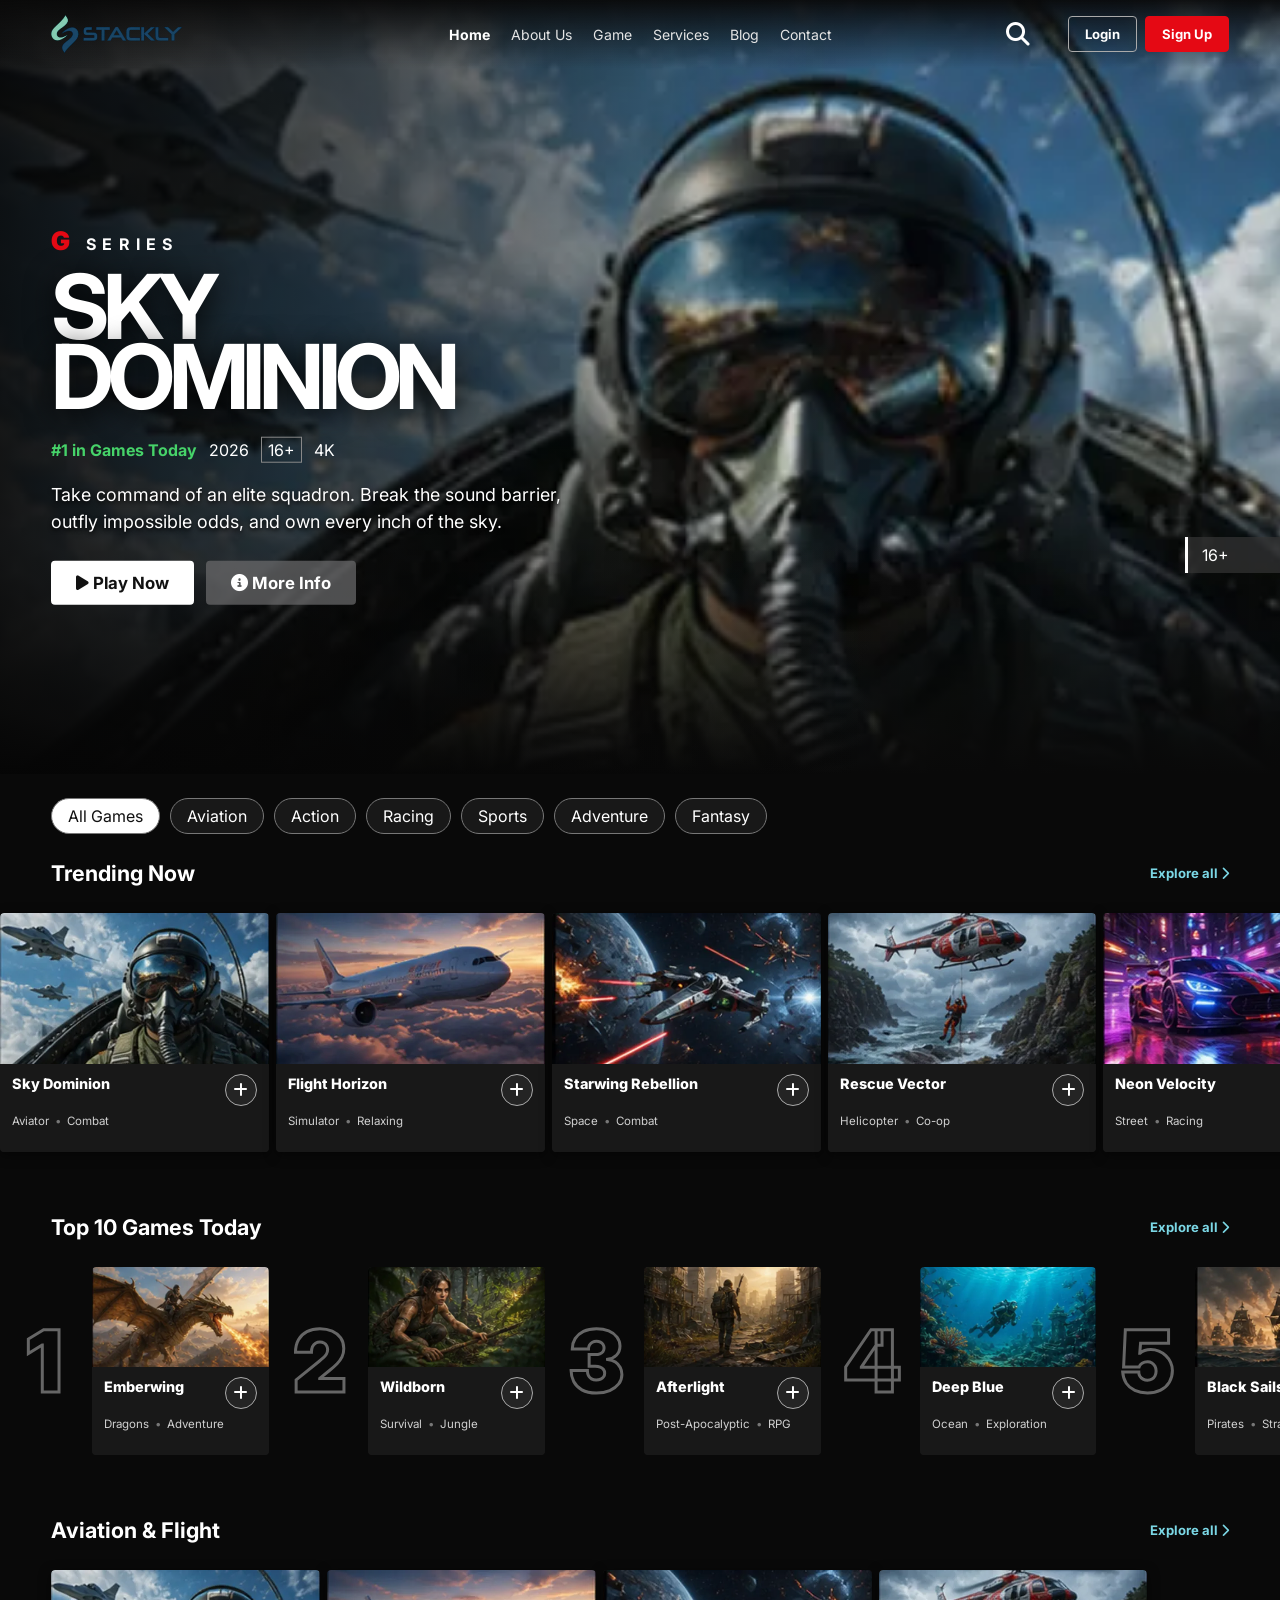
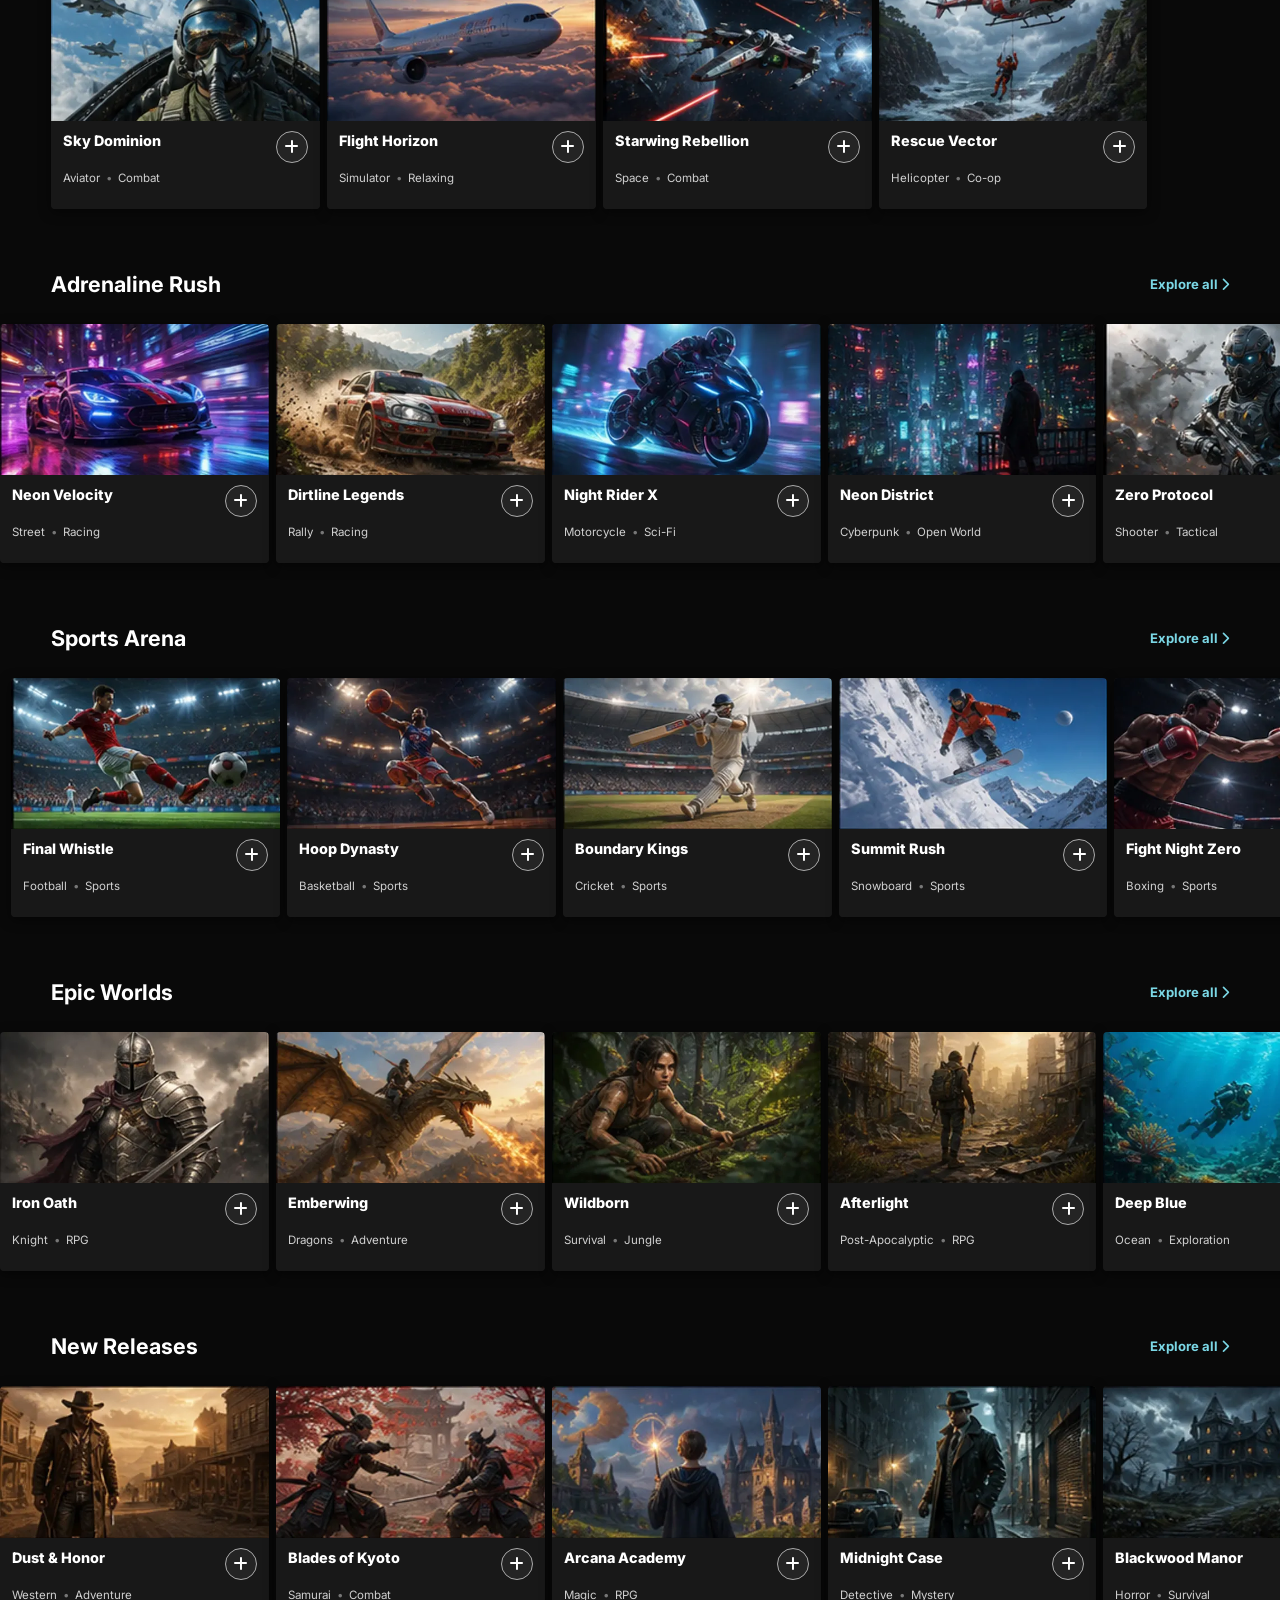
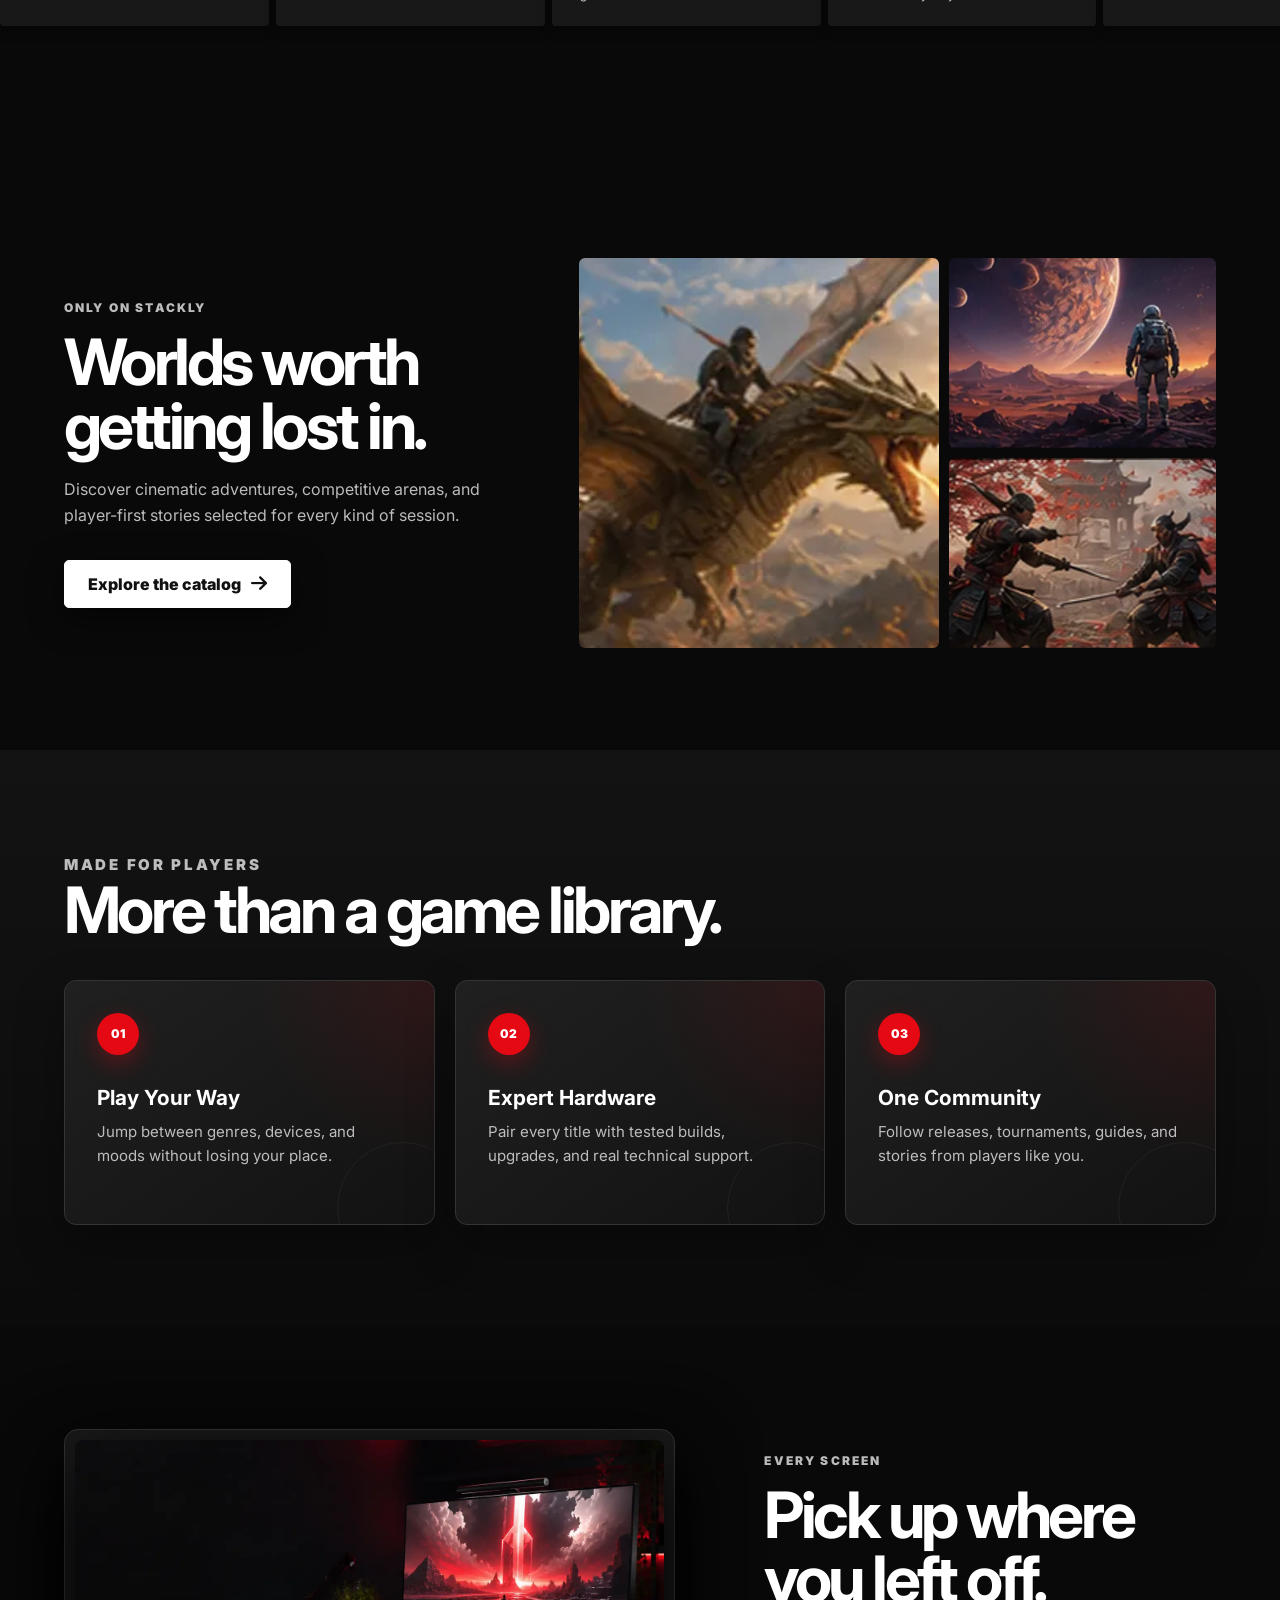
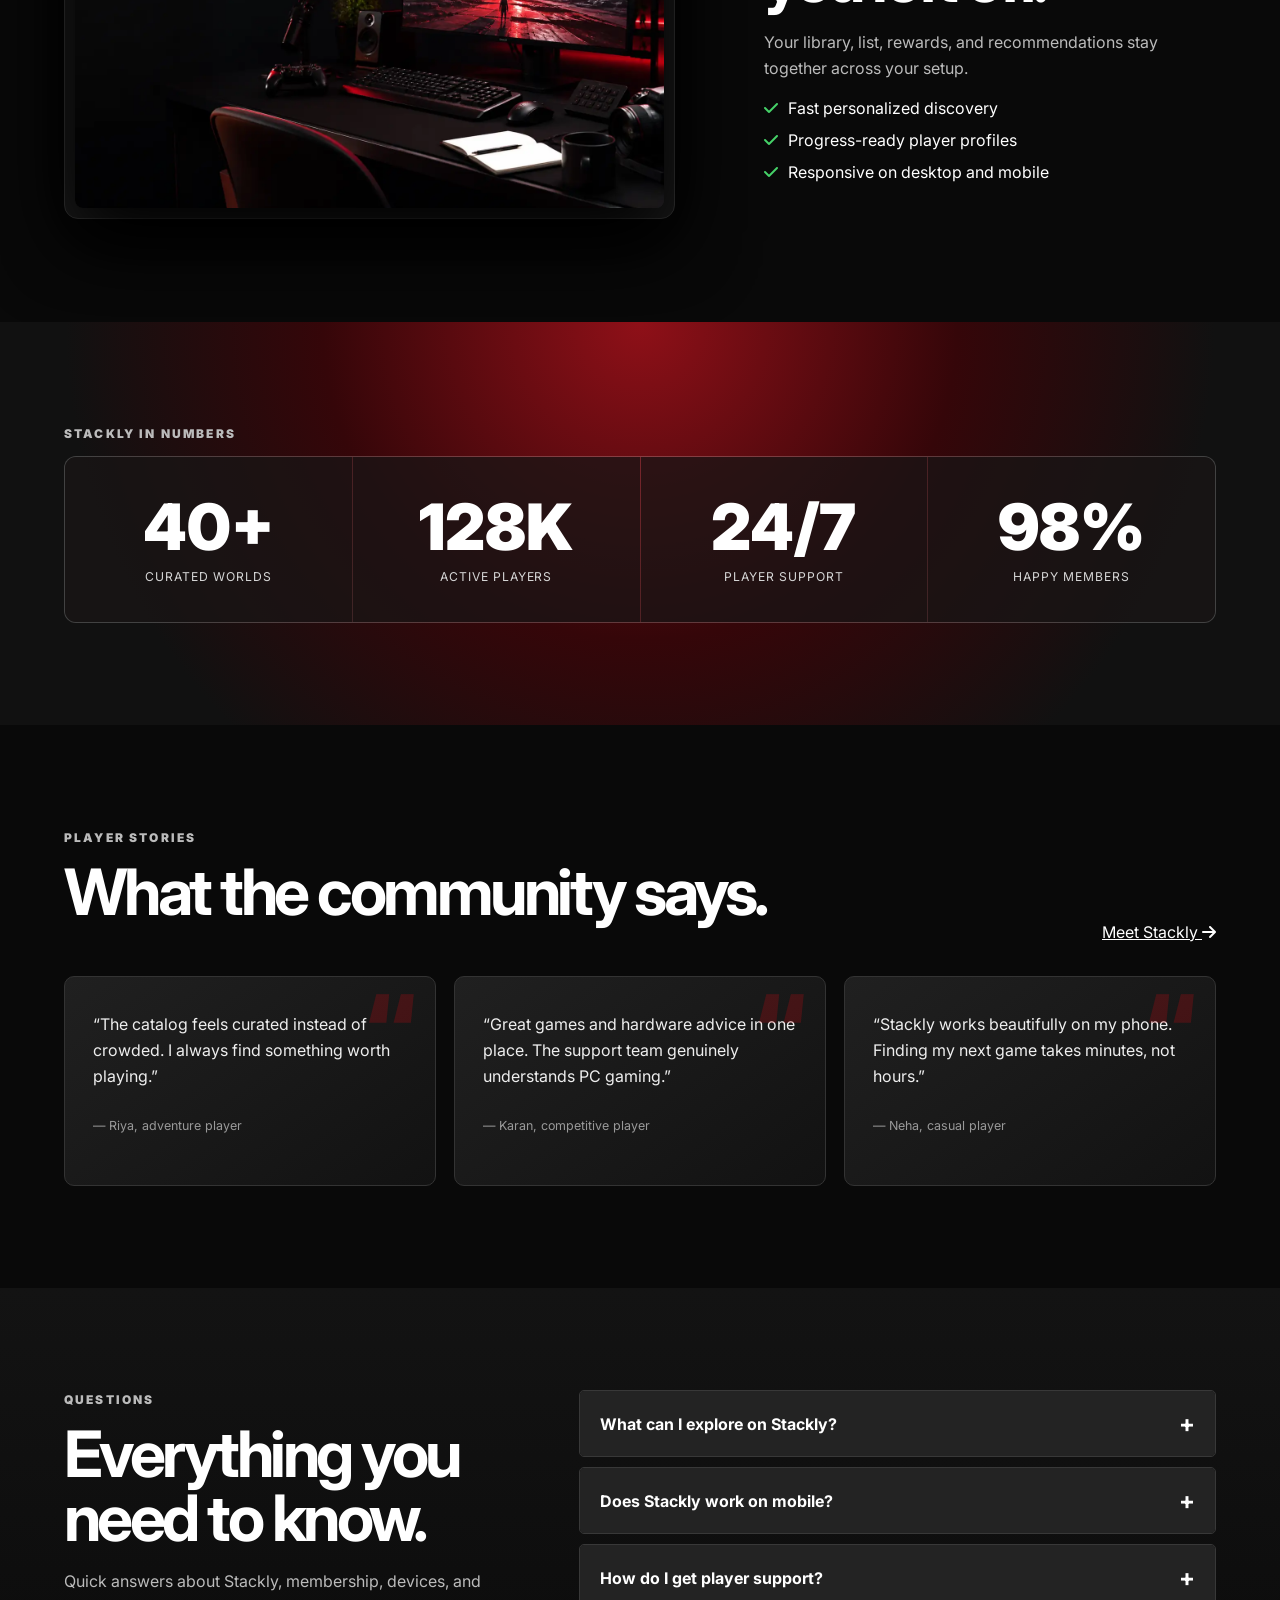
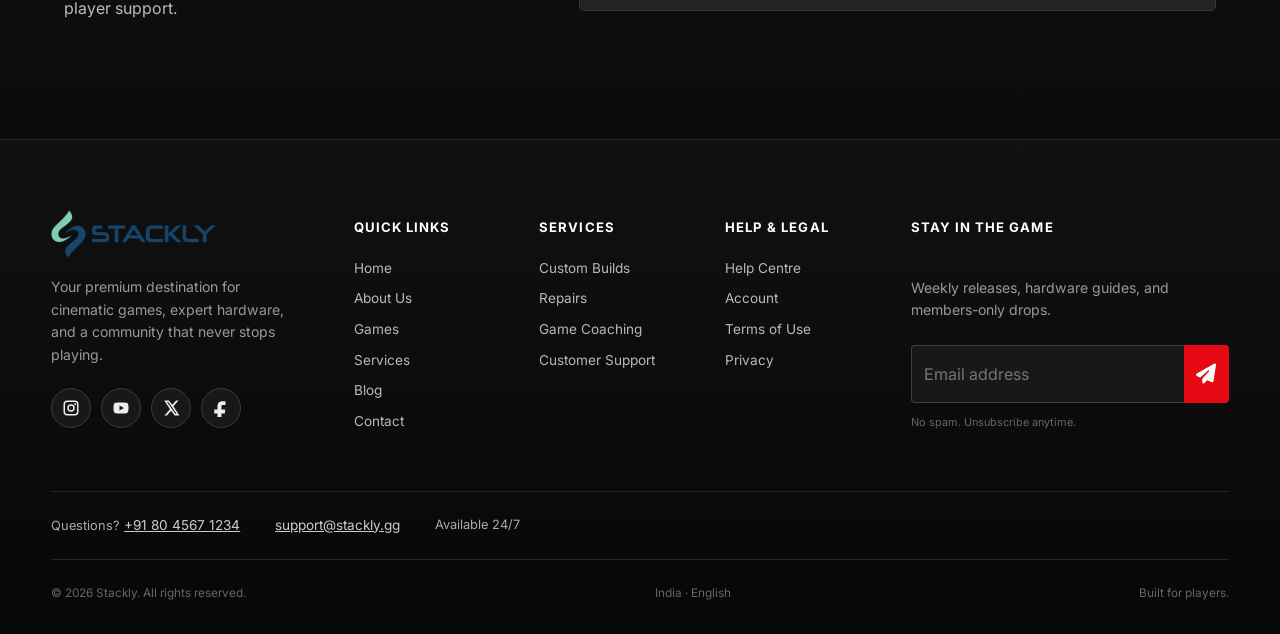
<file: index.html>
<!doctype html><html lang="en"><head><meta charset="UTF-8"><meta name="viewport" content="width=device-width,initial-scale=1"><meta name="theme-color" content="#090909"><title>Stackly — Play Your Next Story</title><link rel="preconnect" href="https://fonts.googleapis.com"><link href="https://fonts.googleapis.com/css2?family=Inter:wght@400;500;600;700;800;900&display=swap" rel="stylesheet"><link rel="stylesheet" href="style.css?v=20260819-2"></head><body>
<nav class="stream-nav"><a class="brand" href="index.html" aria-label="Stackly home"><img class="site-logo" src="assets/stackly-logo.webp" alt="Stackly"></a><button class="menu" aria-label="Toggle navigation"><i class="fa-solid fa-bars"></i></button><div class="nav-menu"><a class="active" href="index.html">Home</a><a href="about.html">About Us</a><a href="#catalog">Game</a><a href="services.html">Services</a><a href="blog.html">Blog</a><a href="contact.html">Contact</a></div><div class="nav-tools"><label class="search"><span><i class="fa-solid fa-magnifying-glass"></i></span><input id="searchInput" type="search" placeholder="Titles, genres" aria-label="Search games"></label><div class="auth-actions"><button class="login-btn" data-auth="login">Login</button><button class="signup-btn" data-auth="signup">Sign Up</button></div></div></nav>
<main id="home"><section class="billboard"><img src="assets/game-01.webp" alt="Fighter pilot flying through the clouds"><div class="shade"></div><div class="hero-copy"><p class="kicker"><span>G</span> SERIES</p><h1>SKY<br>DOMINION</h1><p class="meta"><b>#1 in Games Today</b> 2026 <i>16+</i> 4K</p><p class="description">Take command of an elite squadron. Break the sound barrier, outfly impossible odds, and own every inch of the sky.</p><div class="hero-actions"><button class="play" id="heroPlay">▶ Play Now</button><button class="info" id="heroInfo">ⓘ More Info</button></div></div><div class="age">16+</div></section><section class="catalog" id="catalog"><div class="genre-bar" aria-label="Game genres"><button class="active" data-filter="all">All Games</button><button data-filter="aviation">Aviation</button><button data-filter="action">Action</button><button data-filter="racing">Racing</button><button data-filter="sports">Sports</button><button data-filter="adventure">Adventure</button><button data-filter="fantasy">Fantasy</button></div><div id="gameRows"></div><div class="empty discovery-empty" id="emptyState" hidden><p class="discovery-kicker">Keep exploring</p><h2>There is more to Stackly</h2><p>Discover expert builds, gaming stories, and player support while you choose your next adventure.</p><div class="discovery-links"><a href="services.html"><img src="assets/services-hero.webp" alt="Custom gaming PC services"><span><b>Build Your Setup</b><small>Explore services</small></span></a><a href="blog.html"><img src="assets/blog-hero.webp" alt="Stackly gaming stories and guides"><span><b>Read Gaming Stories</b><small>Visit the blog</small></span></a><a href="contact.html"><img src="assets/contact-hero.webp" alt="Stackly player support"><span><b>Talk to Support</b><small>We are here 24/7</small></span></a></div></div></section><section class="landing-section landing-spotlight reveal">
  <div class="landing-wrap split-feature"><div><p class="landing-kicker">Only on Stackly</p><h2>Worlds worth getting lost in.</h2><p>Discover cinematic adventures, competitive arenas, and player-first stories selected for every kind of session.</p><a class="landing-cta" href="#catalog">Explore the catalog</a></div><div class="feature-mosaic"><img src="assets/game-11.webp" alt="Epic fantasy game world" loading="lazy"><img src="assets/game-19.webp" alt="Deep space exploration game" loading="lazy"><img src="assets/game-32.webp" alt="Samurai action game" loading="lazy"></div></div>
</section>
<section class="landing-section landing-benefits reveal">
  <div class="landing-wrap"><p class="landing-kicker">Made for players</p><h2 class="landing-title">More than a game library.</h2><div class="benefit-grid"><article><span>01</span><h3>Play Your Way</h3><p>Jump between genres, devices, and moods without losing your place.</p></article><article><span>02</span><h3>Expert Hardware</h3><p>Pair every title with tested builds, upgrades, and real technical support.</p></article><article><span>03</span><h3>One Community</h3><p>Follow releases, tournaments, guides, and stories from players like you.</p></article></div></div>
</section>
<section class="landing-section device-section reveal">
  <div class="landing-wrap split-feature reverse"><div class="device-art"><img src="assets/blog-hero.webp" alt="Stackly gaming experience on a desktop setup" loading="lazy"></div><div><p class="landing-kicker">Every screen</p><h2>Pick up where you left off.</h2><p>Your library, list, rewards, and recommendations stay together across your setup.</p><ul class="check-list"><li>Fast personalized discovery</li><li>Progress-ready player profiles</li><li>Responsive on desktop and mobile</li></ul></div></div>
</section>
<section class="landing-section landing-numbers reveal">
  <div class="landing-wrap"><p class="landing-kicker">Stackly in numbers</p><div class="number-grid"><div><strong data-count="40" data-suffix="+">0</strong><span>Curated worlds</span></div><div><strong data-count="128" data-suffix="K">0</strong><span>Active players</span></div><div><strong data-count="24" data-suffix="/7">0</strong><span>Player support</span></div><div><strong data-count="98" data-suffix="%">0</strong><span>Happy members</span></div></div></div>
</section>
<section class="landing-section community-section reveal">
  <div class="landing-wrap"><div class="landing-section-head"><div><p class="landing-kicker">Player stories</p><h2>What the community says.</h2></div><a href="about.html">Meet Stackly <i class="fa-solid fa-arrow-right"></i></a></div><div class="quote-grid"><blockquote><p>“The catalog feels curated instead of crowded. I always find something worth playing.”</p><footer>— Riya, adventure player</footer></blockquote><blockquote><p>“Great games and hardware advice in one place. The support team genuinely understands PC gaming.”</p><footer>— Karan, competitive player</footer></blockquote><blockquote><p>“Stackly works beautifully on my phone. Finding my next game takes minutes, not hours.”</p><footer>— Neha, casual player</footer></blockquote></div></div>
</section>
<section class="landing-section landing-faq reveal">
  <div class="landing-wrap faq-layout"><div><p class="landing-kicker">Questions</p><h2>Everything you need to know.</h2><p>Quick answers about Stackly, membership, devices, and player support.</p></div><div class="accordion"><div class="accordion-item"><button>What can I explore on Stackly?<span class="plus">+</span></button><div class="accordion-panel"><p>Browse curated games, gaming stories, technical services, and community experiences.</p></div></div><div class="accordion-item"><button>Does Stackly work on mobile?<span class="plus">+</span></button><div class="accordion-panel"><p>Yes. Every public page and dashboard is designed for phones, tablets, and desktops.</p></div></div><div class="accordion-item"><button>How do I get player support?<span class="plus">+</span></button><div class="accordion-panel"><p>Visit Contact for 24/7 assistance with accounts, orders, hardware, and services.</p></div></div></div></div>
</section></main>
<footer><a class="brand" href="index.html" aria-label="Stackly home"><img class="site-logo footer-logo" src="assets/stackly-logo.webp" alt="Stackly"></a><p>Questions? Call 000-800-STACKLY</p><div><a href="#">FAQ</a><a href="#">Help Centre</a><a href="#">Terms of Use</a><a href="#">Privacy</a></div><small>© 2026 Stackly. Built for players.</small></footer>
<div class="modal" id="gameModal" role="dialog" aria-modal="true" aria-label="Game details"><div class="modal-card"><button class="close" aria-label="Close"><i class="fa-solid fa-xmark"></i></button><img id="modalImage" alt=""><div class="modal-body"><h2 id="modalTitle"></h2><p class="modal-meta"><b>98% Match</b> 2026 <i>16+</i> Ultra HD</p><p id="modalText"></p><div class="hero-actions"><button class="play"><i class="fa-solid fa-play"></i> Play</button><button class="round add" aria-label="Add to My List"><i class="fa-solid fa-plus"></i></button></div></div></div></div><div class="toast" id="toast" role="status"></div><script src="main.js?v=20260819-1"></script></body></html>
</file>
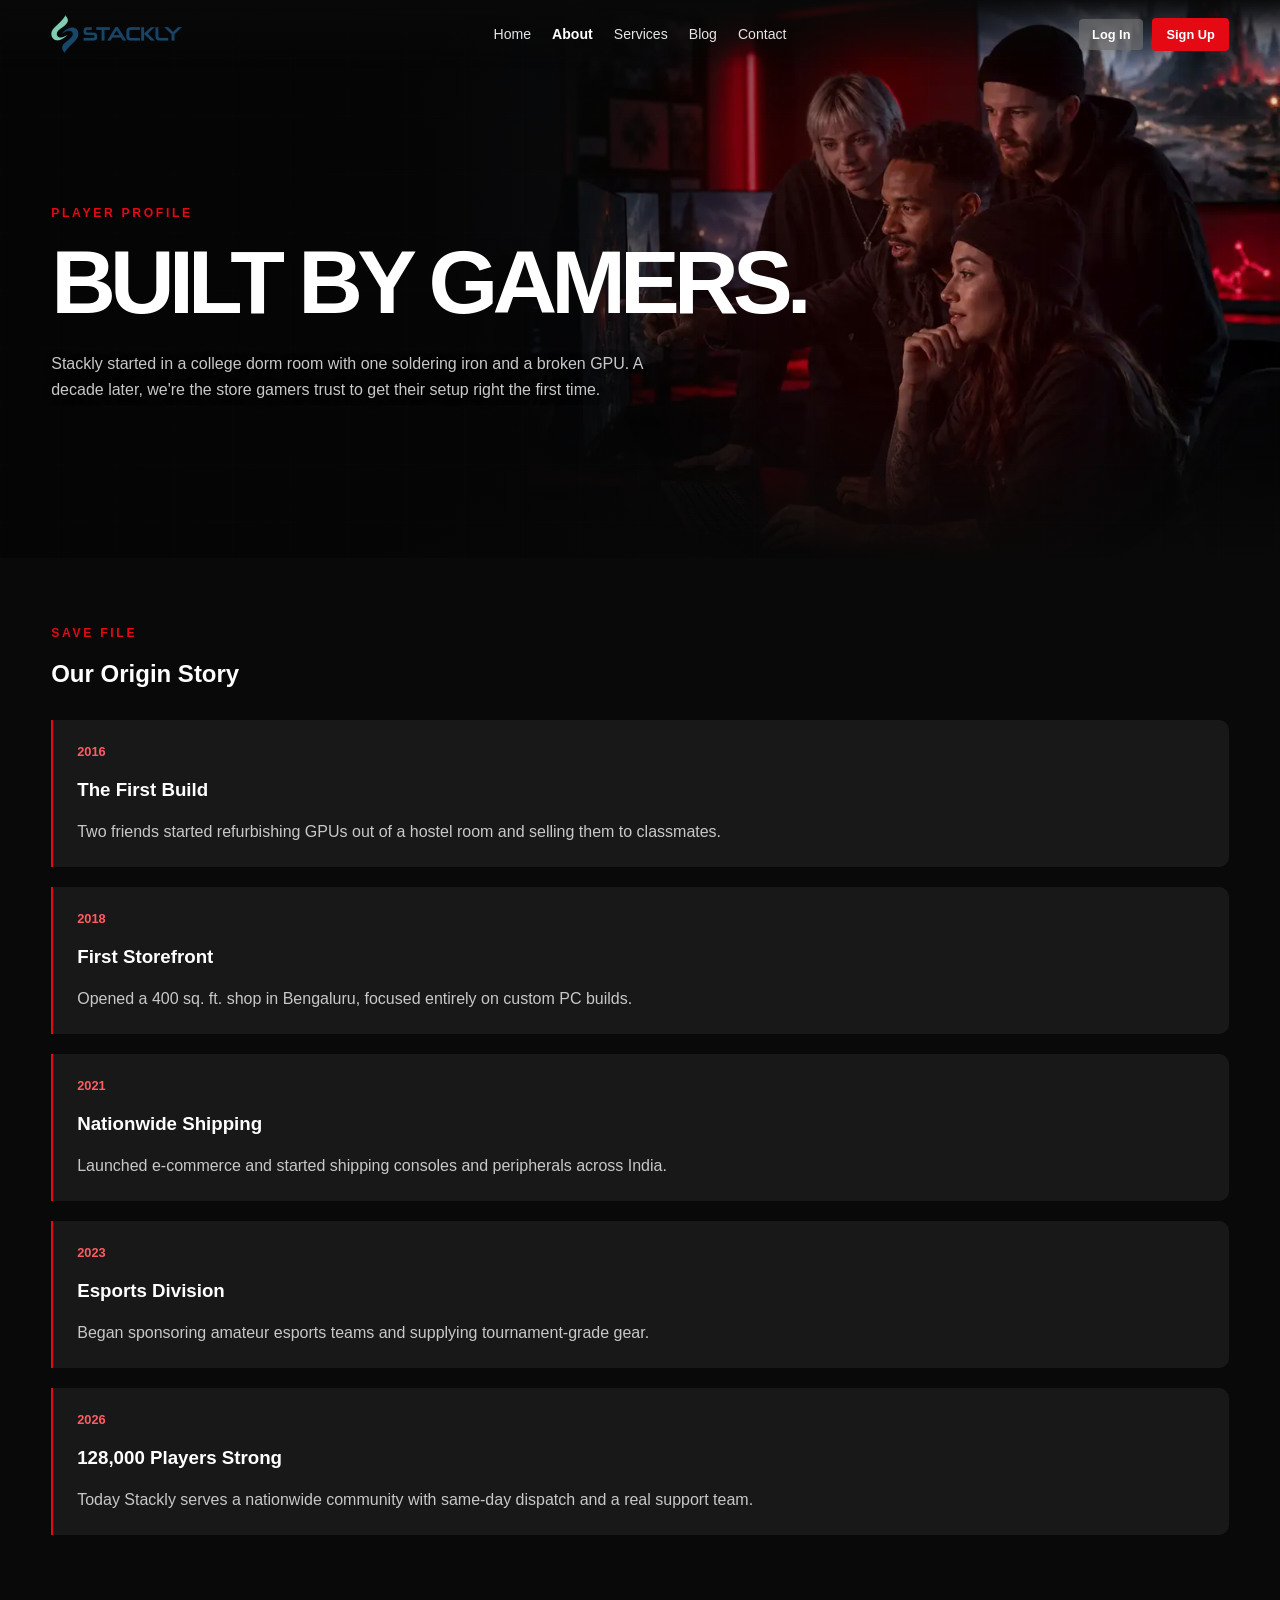
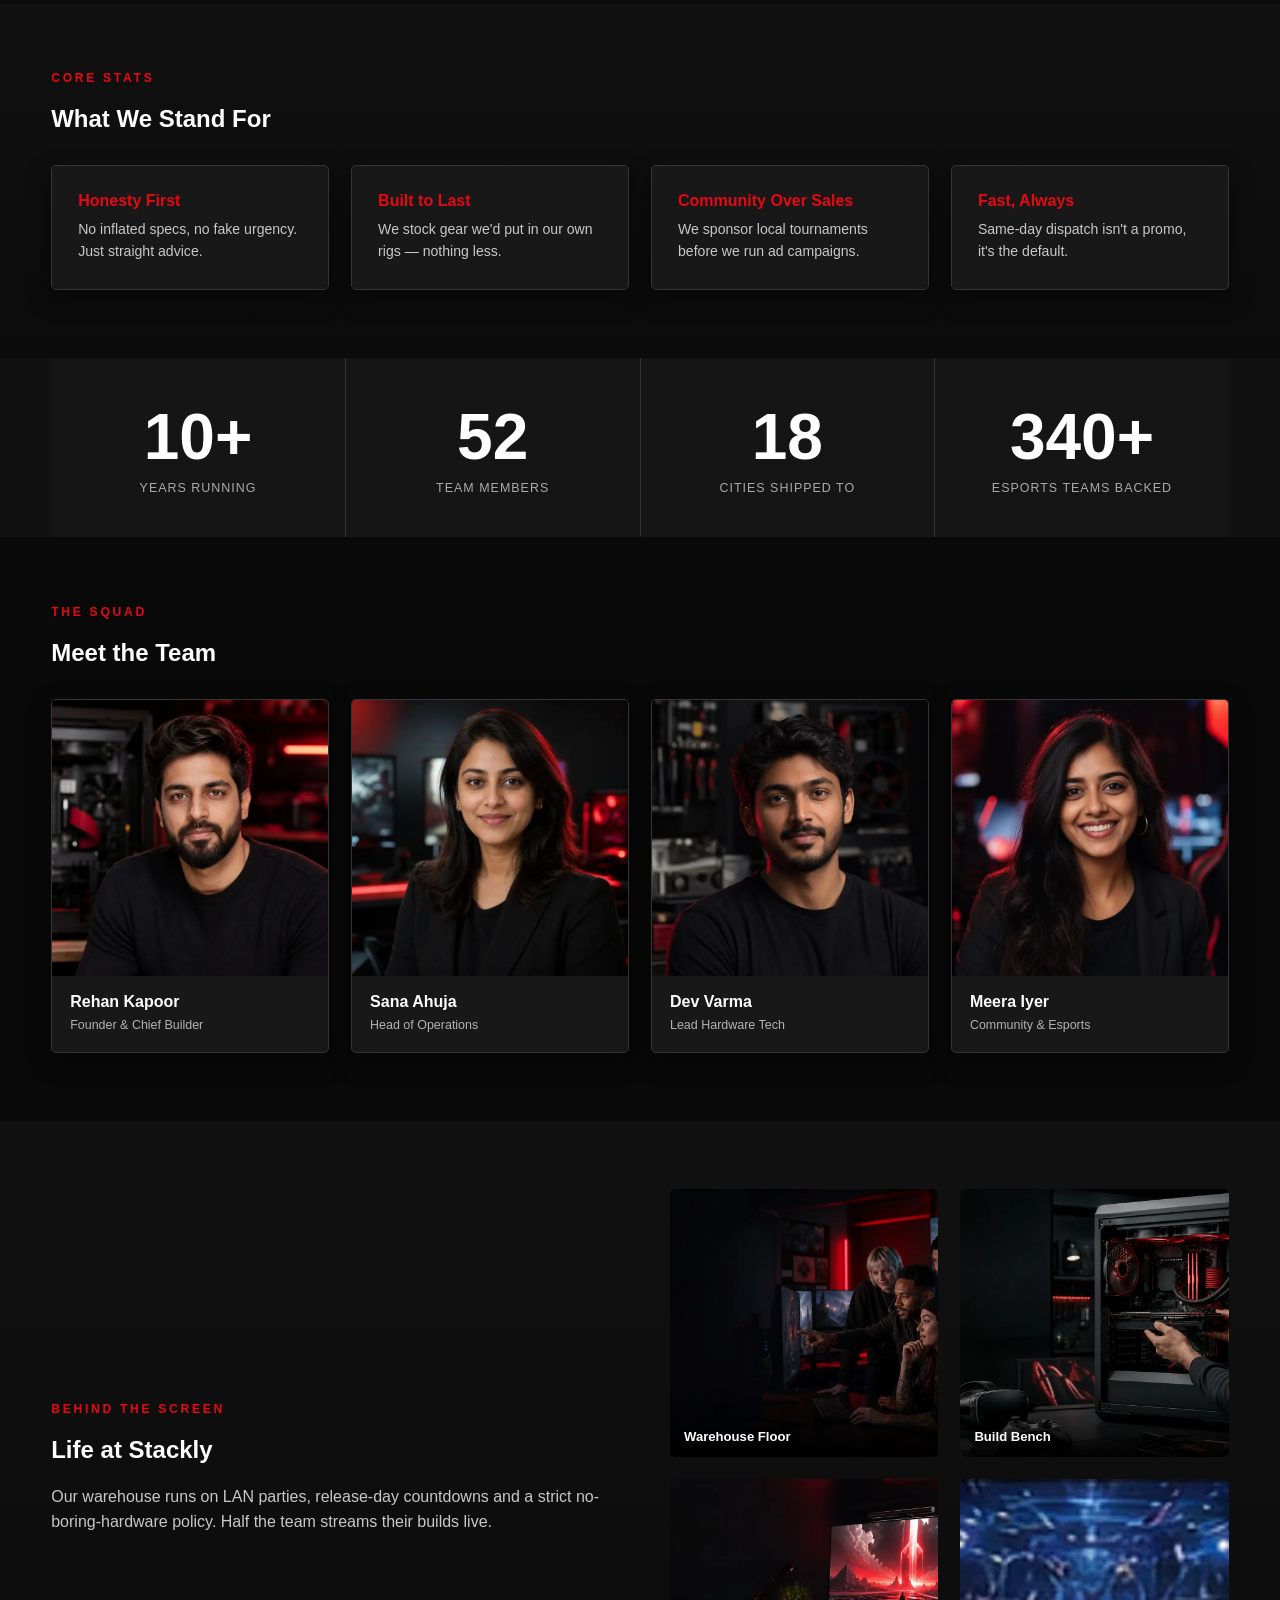
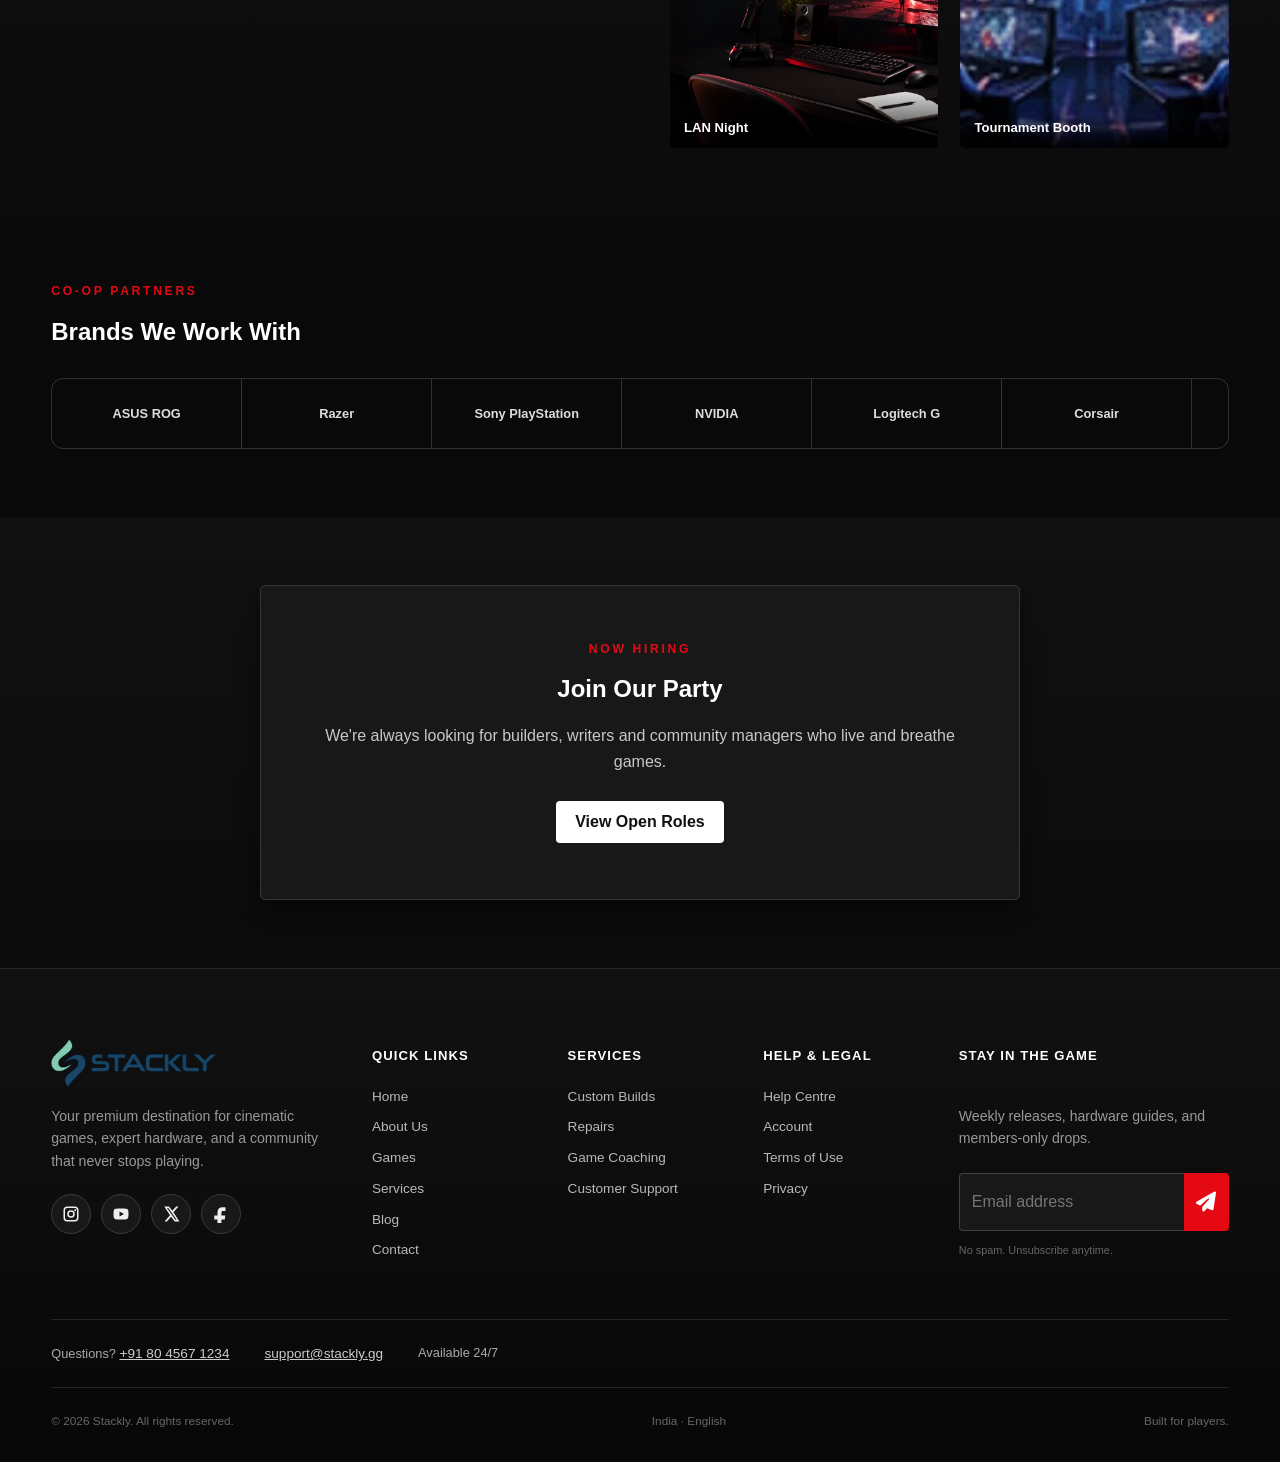
<file: about.html>
<!DOCTYPE html>
<html lang="en">
<head>
<meta charset="UTF-8">
<meta name="viewport" content="width=device-width, initial-scale=1.0">
<title>About Us — Stackly</title>
<link rel="preconnect" href="https://fonts.googleapis.com">
<link href="https://fonts.googleapis.com/css2?family=Bungee&family=Space+Grotesk:wght@400;500;600;700&family=JetBrains+Mono:wght@400;500;700&display=swap" rel="stylesheet">
<link rel="stylesheet" href="style.css?v=20260819-1">
</head>
<body>

<div class="topbar"><i class="fa-solid fa-gamepad"></i> Free shipping on orders over ₹2500 · New drops every Friday</div>
<nav class="navbar">
  <div class="wrap">
    <a href="index.html" class="logo" aria-label="Stackly home"><img class="site-logo" src="assets/stackly-logo.webp" alt="Stackly"></a>
    <ul class="nav-links">
      <li><a href="index.html">Home</a></li>
      <li><a href="about.html" class="active">About</a></li>
      <li><a href="services.html">Services</a></li>
      <li><a href="blog.html">Blog</a></li>
      <li><a href="contact.html">Contact</a></li>
    </ul>
    <div class="nav-actions">
      <button class="btn btn-ghost btn-sm desktop-only" data-open-auth="login">Log In</button>
      <button class="btn btn-primary btn-sm" data-open-auth="signup">Sign Up</button>
      <button class="nav-toggle" aria-label="Menu"><span></span><span></span><span></span></button>
    </div>
  </div>
</nav>
<div id="power-meter"><span class="readout">PWR 0%</span><div class="fill"></div></div>

<!-- 1. HERO -->
<header class="hero page-visual-hero" style="min-height:64vh">
  <img class="page-hero-image" src="assets/about-hero.webp" alt="Game creators collaborating in a cinematic development studio">
  <div class="hero-grid"></div>
  <div class="hero-glow"></div>
  <div class="wrap hero-content">
    <div class="eyebrow">Player Profile</div>
    <h1><span>Built By</span> <span style="color:var(--white)">Gamers.</span></h1>
    <p class="lead">Stackly started in a college dorm room with one soldering iron and a broken GPU. A decade later, we're the store gamers trust to get their setup right the first time.</p>
  </div>
</header>

<!-- 2. ORIGIN TIMELINE -->
<section>
  <div class="wrap">
    <div class="section-head">
      <div class="eyebrow">Save File</div>
      <h2>Our Origin Story</h2>
    </div>
    <div class="timeline">
      <div class="timeline-item reveal-left"><span class="yr">2016</span><h3>The First Build</h3><p class="lead" style="margin-top:8px">Two friends started refurbishing GPUs out of a hostel room and selling them to classmates.</p></div>
      <div class="timeline-item reveal-left"><span class="yr">2018</span><h3>First Storefront</h3><p class="lead" style="margin-top:8px">Opened a 400 sq. ft. shop in Bengaluru, focused entirely on custom PC builds.</p></div>
      <div class="timeline-item reveal-left"><span class="yr">2021</span><h3>Nationwide Shipping</h3><p class="lead" style="margin-top:8px">Launched e-commerce and started shipping consoles and peripherals across India.</p></div>
      <div class="timeline-item reveal-left"><span class="yr">2023</span><h3>Esports Division</h3><p class="lead" style="margin-top:8px">Began sponsoring amateur esports teams and supplying tournament-grade gear.</p></div>
      <div class="timeline-item reveal-left"><span class="yr">2026</span><h3>128,000 Players Strong</h3><p class="lead" style="margin-top:8px">Today Stackly serves a nationwide community with same-day dispatch and a real support team.</p></div>
    </div>
  </div>
</section>

<!-- 3. MISSION & VALUES -->
<section class="section-alt">
  <div class="wrap">
    <div class="section-head center">
      <div class="eyebrow">Core Stats</div>
      <h2>What We Stand For</h2>
    </div>
    <div class="grid g-4 stagger">
      <div class="cart-card reveal"><h3 style="font-size:1rem;color:var(--gold)">Honesty First</h3><p class="lead" style="font-size:.88rem;margin-top:8px">No inflated specs, no fake urgency. Just straight advice.</p></div>
      <div class="cart-card reveal"><h3 style="font-size:1rem;color:var(--gold)">Built to Last</h3><p class="lead" style="font-size:.88rem;margin-top:8px">We stock gear we'd put in our own rigs — nothing less.</p></div>
      <div class="cart-card reveal"><h3 style="font-size:1rem;color:var(--gold)">Community Over Sales</h3><p class="lead" style="font-size:.88rem;margin-top:8px">We sponsor local tournaments before we run ad campaigns.</p></div>
      <div class="cart-card reveal"><h3 style="font-size:1rem;color:var(--gold)">Fast, Always</h3><p class="lead" style="font-size:.88rem;margin-top:8px">Same-day dispatch isn't a promo, it's the default.</p></div>
    </div>
  </div>
</section>

<!-- 4. IMPACT STATS -->
<section class="stat-strip" style="padding:0">
  <div class="wrap grid">
    <div class="stat"><div class="num" data-count="10" data-suffix="+">0</div><div class="label">Years Running</div></div>
    <div class="stat"><div class="num" data-count="52" data-suffix="">0</div><div class="label">Team Members</div></div>
    <div class="stat"><div class="num" data-count="18" data-suffix="">0</div><div class="label">Cities Shipped To</div></div>
    <div class="stat"><div class="num" data-count="340" data-suffix="+">0</div><div class="label">Esports Teams Backed</div></div>
  </div>
</section>

<!-- 5. TEAM -->
<section>
  <div class="wrap">
    <div class="section-head center">
      <div class="eyebrow">The Squad</div>
      <h2>Meet the Team</h2>
    </div>
    <div class="grid g-4 stagger">
      <div class="cart-card team-card reveal"><img class="team-photo" src="assets/team-rehan.webp" alt="Rehan Kapoor, Founder and Chief Builder" loading="lazy"><h3>Rehan Kapoor</h3><p>Founder & Chief Builder</p></div>
      <div class="cart-card team-card reveal"><img class="team-photo" src="assets/team-sana.webp" alt="Sana Ahuja, Head of Operations" loading="lazy"><h3>Sana Ahuja</h3><p>Head of Operations</p></div>
      <div class="cart-card team-card reveal"><img class="team-photo" src="assets/team-dev.webp" alt="Dev Varma, Lead Hardware Technician" loading="lazy"><h3>Dev Varma</h3><p>Lead Hardware Tech</p></div>
      <div class="cart-card team-card reveal"><img class="team-photo" src="assets/team-meera.webp" alt="Meera Iyer, Community and Esports Manager" loading="lazy"><h3>Meera Iyer</h3><p>Community & Esports</p></div>
    </div>
  </div>
</section>

<!-- 6. CULTURE -->
<section class="section-alt">
  <div class="wrap grid g-2" style="align-items:center;gap:60px">
    <div class="reveal-left">
      <div class="eyebrow">Behind The Screen</div>
      <h2>Life at Stackly</h2>
      <p class="lead" style="margin-top:16px">Our warehouse runs on LAN parties, release-day countdowns and a strict no-boring-hardware policy. Half the team streams their builds live.</p>
    </div>
    <div class="grid g-2 reveal-right">
      <figure class="culture-card"><img src="assets/about-hero.webp" alt="Stackly warehouse and creative studio floor" loading="lazy"><figcaption>Warehouse Floor</figcaption></figure>
      <figure class="culture-card"><img src="assets/services-hero.webp" alt="Technician working at the custom PC build bench" loading="lazy"><figcaption>Build Bench</figcaption></figure>
      <figure class="culture-card"><img src="assets/blog-hero.webp" alt="Gaming workstations prepared for a team LAN night" loading="lazy"><figcaption>LAN Night</figcaption></figure>
      <figure class="culture-card"><img src="assets/game-40.webp" alt="Competitive gaming tournament scene" loading="lazy"><figcaption>Tournament Booth</figcaption></figure>
    </div>
  </div>
</section>

<!-- 7. PARTNERS -->
<section>
  <div class="wrap">
    <div class="section-head center"><div class="eyebrow">Co-op Partners</div><h2>Brands We Work With</h2></div>
    <div class="marquee" style="border:1px solid var(--line-soft);border-radius:12px">
      <div class="marquee-track">
        <span class="marquee-item"><strong>ASUS ROG</strong></span><span class="marquee-item"><strong>Razer</strong></span><span class="marquee-item"><strong>Sony PlayStation</strong></span><span class="marquee-item"><strong>NVIDIA</strong></span><span class="marquee-item"><strong>Logitech G</strong></span><span class="marquee-item"><strong>Corsair</strong></span>
        <span class="marquee-item"><strong>ASUS ROG</strong></span><span class="marquee-item"><strong>Razer</strong></span><span class="marquee-item"><strong>Sony PlayStation</strong></span><span class="marquee-item"><strong>NVIDIA</strong></span><span class="marquee-item"><strong>Logitech G</strong></span><span class="marquee-item"><strong>Corsair</strong></span>
      </div>
    </div>
  </div>
</section>

<!-- 8. CAREERS CTA -->
<section class="section-alt">
  <div class="wrap cart-card reveal" style="padding:56px;text-align:center;max-width:760px;margin:0 auto">
    <div class="eyebrow" style="justify-content:center">Now Hiring</div>
    <h2>Join Our Party</h2>
    <p class="lead" style="margin:14px auto 26px">We're always looking for builders, writers and community managers who live and breathe games.</p>
    <a href="contact.html" class="btn btn-primary">View Open Roles</a>
  </div>
</section>

<footer>
  <div class="wrap">
    <div class="grid footer-grid">
      <div>
        <a href="index.html" class="logo" aria-label="Stackly home"><img class="site-logo" src="assets/stackly-logo.webp" alt="Stackly"></a>
        <p class="lead" style="margin-top:14px;font-size:.88rem">Your local gaming store, shipping nationwide since 2016.</p>
        <div class="social-row" style="margin-top:20px"><a href="#">X</a><a href="#">IG</a><a href="#">YT</a><a href="#">DC</a></div>
      </div>
      <div><h4>Shop</h4><ul><li><a href="services.html">PC Builds</a></li><li><a href="services.html">Consoles</a></li><li><a href="services.html">Peripherals</a></li></ul></div>
      <div><h4>Company</h4><ul><li><a href="about.html">About Us</a></li><li><a href="blog.html">Blog</a></li><li><a href="contact.html">Contact</a></li></ul></div>
      <div><h4>Support</h4><ul><li><a href="contact.html">Help Center</a></li><li><a href="services.html">Warranty</a></li></ul></div>
    </div>
    <div class="footer-bottom"><span>© 2026 Stackly Gaming Co. All rights reserved.</span><span>Made for players, by players.</span></div>
  </div>
</footer>

<div class="modal-overlay" id="authModal">
  <div class="modal-box">
    <button class="modal-close" aria-label="Close">✕</button>
    <div class="auth-tabs"><button id="tabLogin" class="active">Log In</button><button id="tabSignup">Sign Up</button></div>
    <form id="formLogin">
      <div class="field"><label>Email</label><input type="email" placeholder="you@email.com" required></div>
      <div class="field"><label>Password</label><input type="password" placeholder="••••••••" required></div>
      <button type="submit" class="btn btn-primary btn-block">Enter the Arcade</button>
      <p class="form-note">Tip: use an email containing "admin" to preview the admin dashboard.</p>
    </form>
    <form id="formSignup" style="display:none">
      <div class="field"><label>Gamertag</label><input type="text" placeholder="Your display name" required></div>
      <div class="field"><label>Email</label><input type="email" placeholder="you@email.com" required></div>
      <div class="field"><label>Password</label><input type="password" placeholder="Create a password" required></div>
      <button type="submit" class="btn btn-primary btn-block">Create Account</button>
    </form>
    <div class="auth-switch"><span>New here? <button data-switch-auth="signup">Sign up</button></span></div>
  </div>
</div>

<script src="main.js?v=20260819-1"></script>
</body>
</html>
</file>
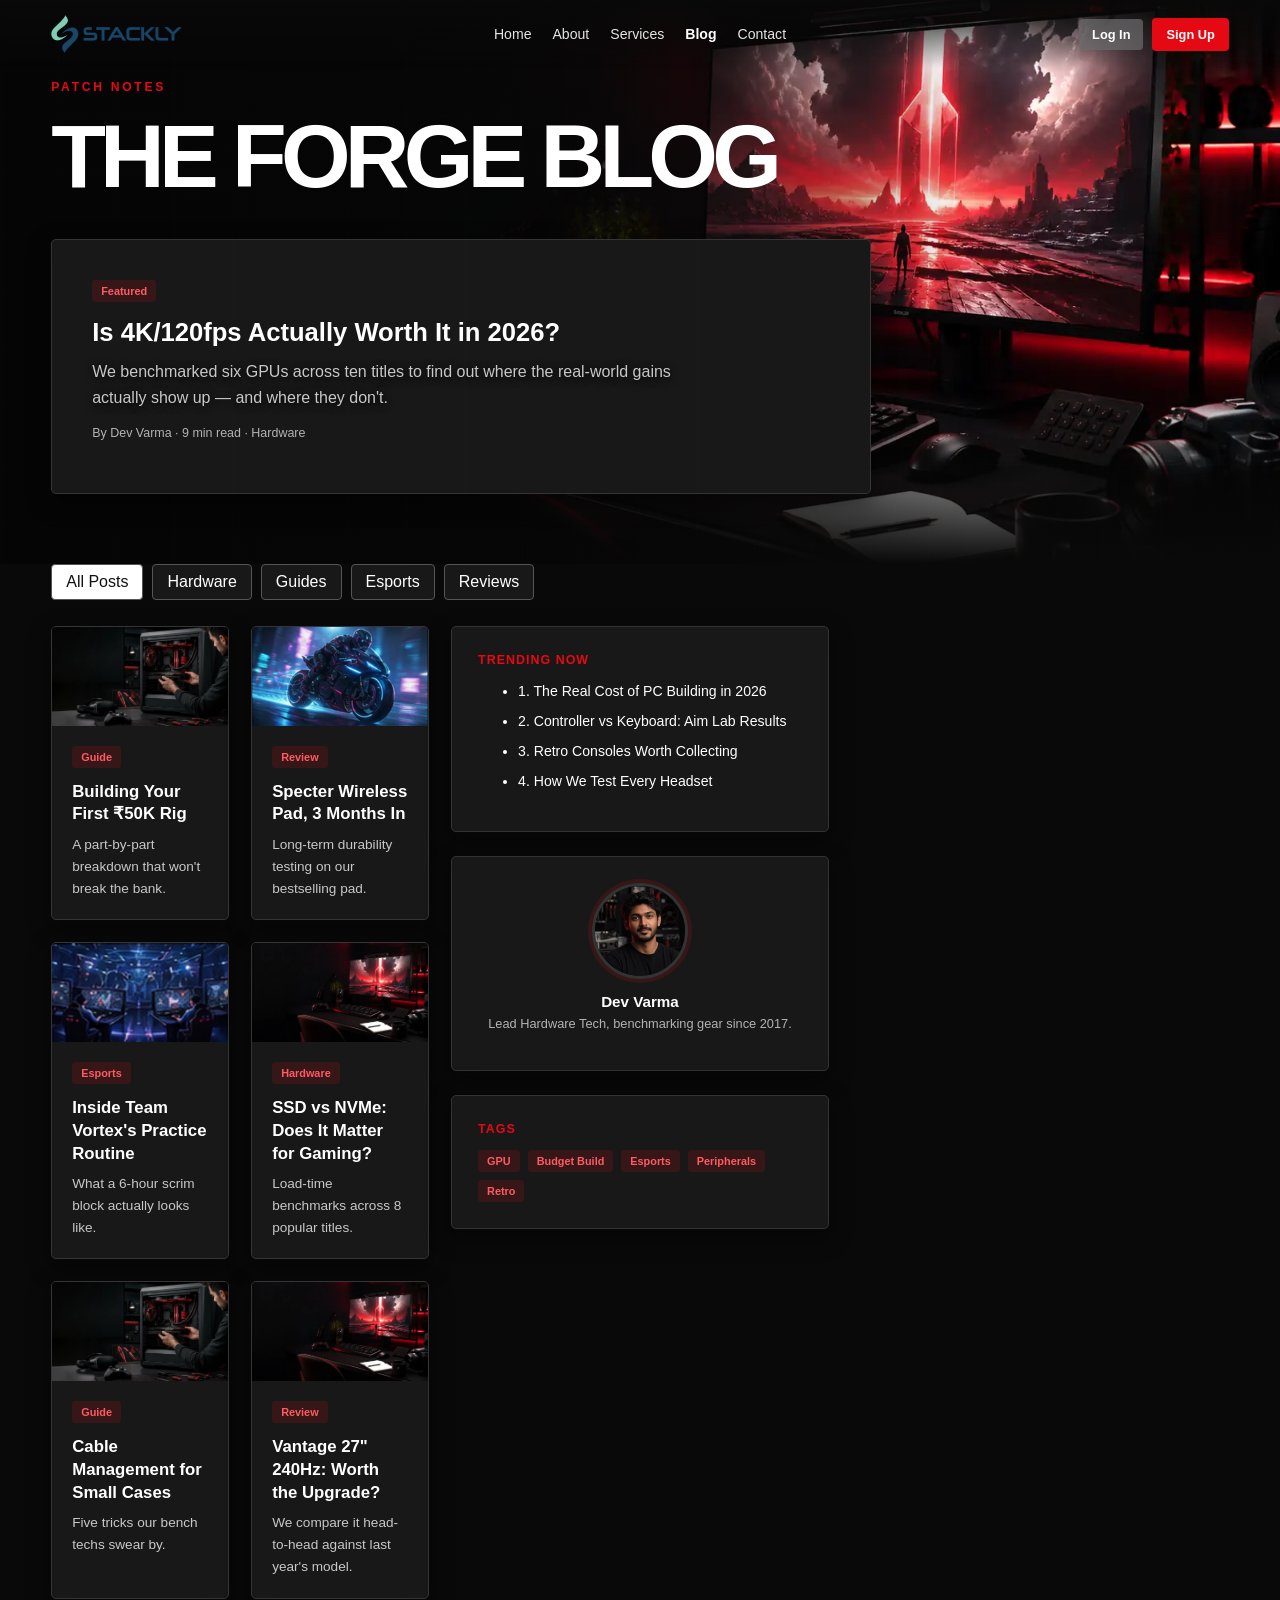
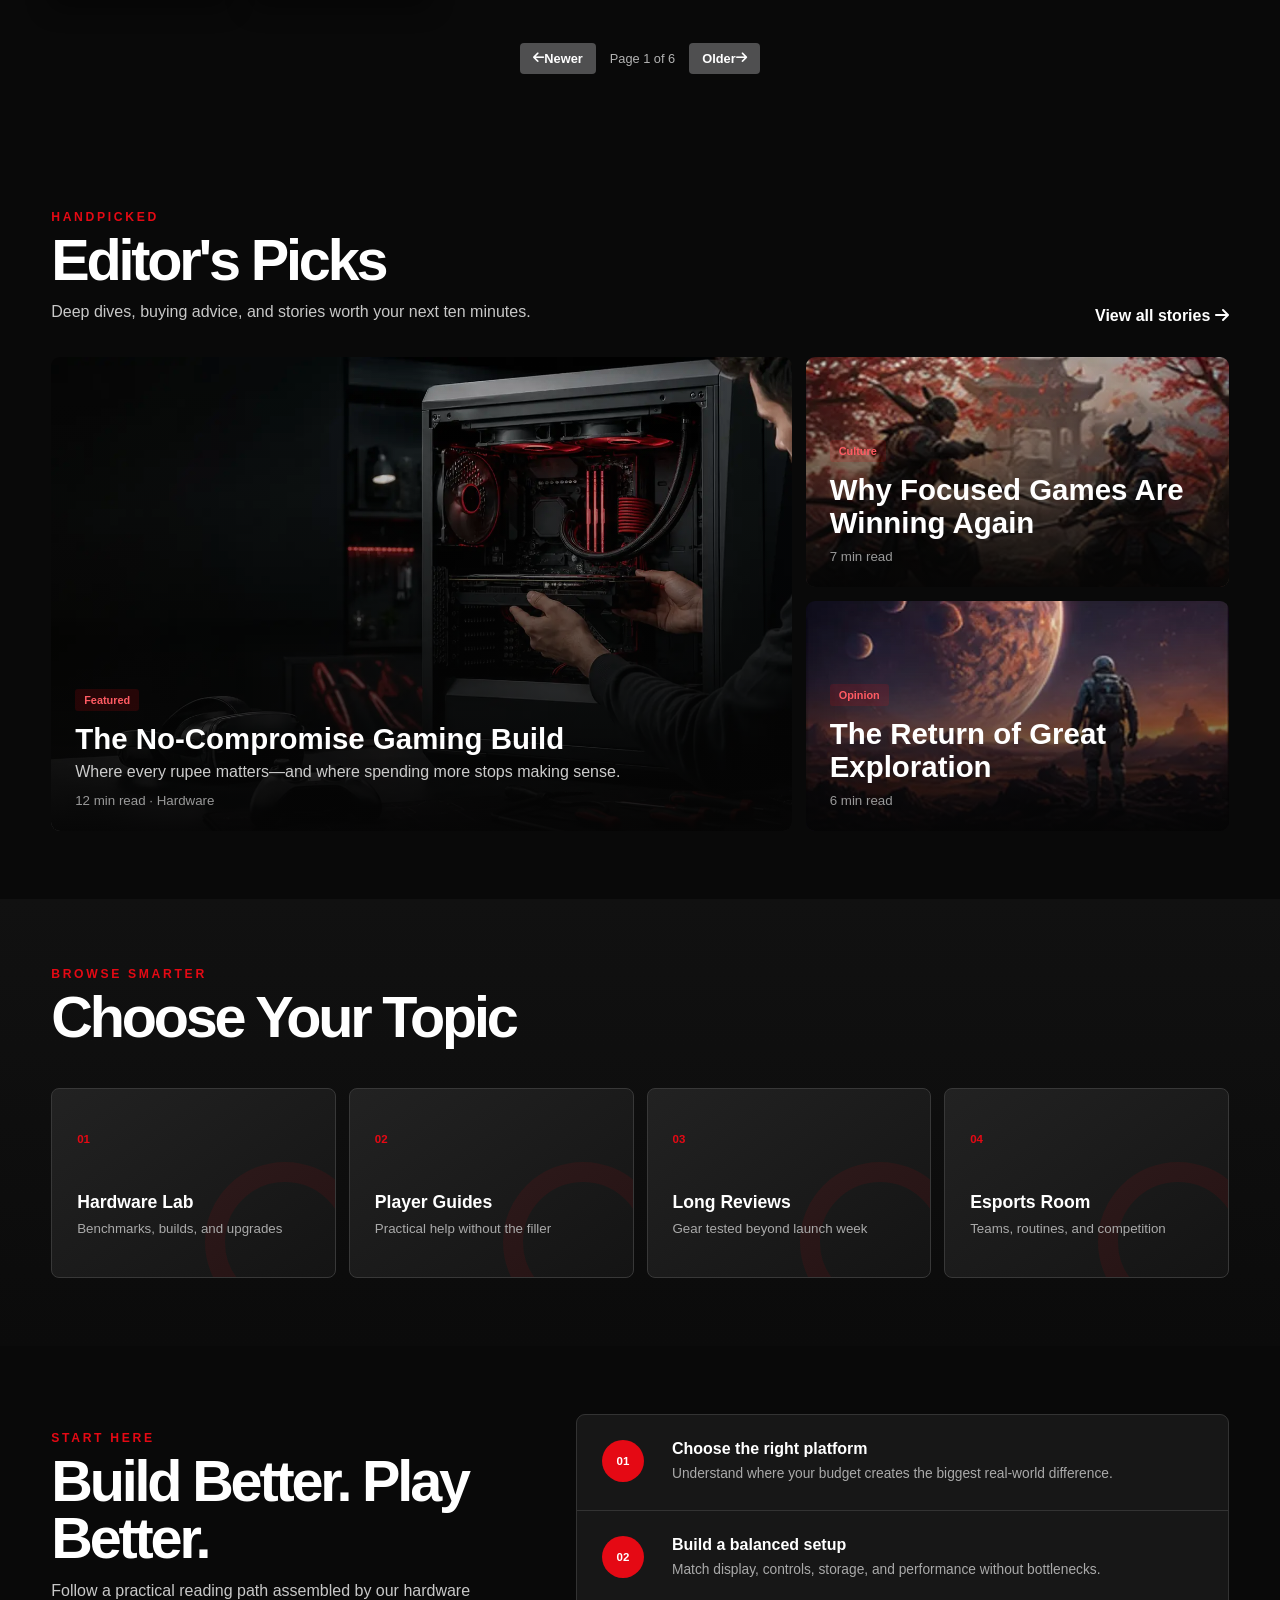
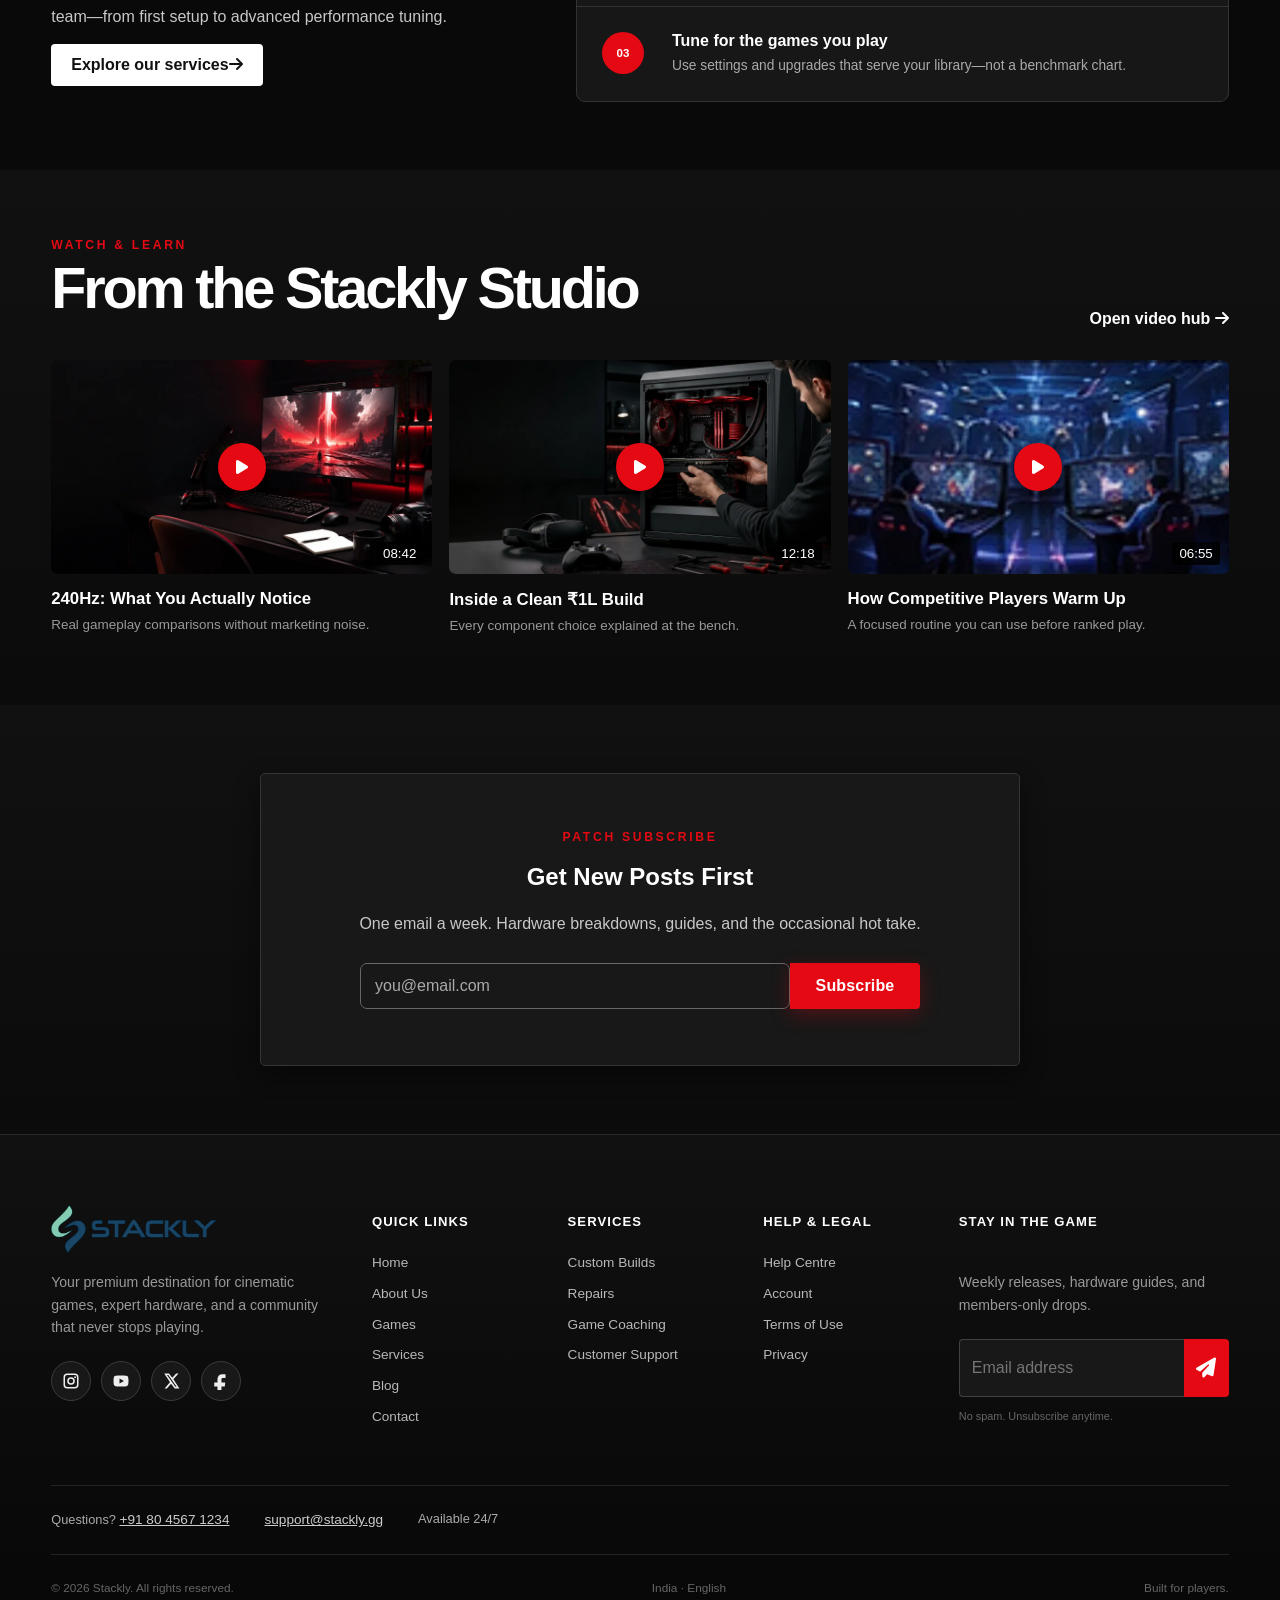
<file: blog.html>
<!DOCTYPE html>
<html lang="en">
<head>
<meta charset="UTF-8">
<meta name="viewport" content="width=device-width, initial-scale=1.0">
<title>Blog — Stackly</title>
<link rel="preconnect" href="https://fonts.googleapis.com">
<link href="https://fonts.googleapis.com/css2?family=Bungee&family=Space+Grotesk:wght@400;500;600;700&family=JetBrains+Mono:wght@400;500;700&display=swap" rel="stylesheet">
<link rel="stylesheet" href="style.css?v=20260819-1">
</head>
<body>

<div class="topbar"><i class="fa-solid fa-gamepad"></i> Free shipping on orders over ₹2500 · New drops every Friday</div>
<nav class="navbar">
  <div class="wrap">
    <a href="index.html" class="logo" aria-label="Stackly home"><img class="site-logo" src="assets/stackly-logo.webp" alt="Stackly"></a>
    <ul class="nav-links">
      <li><a href="index.html">Home</a></li>
      <li><a href="about.html">About</a></li>
      <li><a href="services.html">Services</a></li>
      <li><a href="blog.html" class="active">Blog</a></li>
      <li><a href="contact.html">Contact</a></li>
    </ul>
    <div class="nav-actions">
      <button class="btn btn-ghost btn-sm desktop-only" data-open-auth="login">Log In</button>
      <button class="btn btn-primary btn-sm" data-open-auth="signup">Sign Up</button>
      <button class="nav-toggle" aria-label="Menu"><span></span><span></span><span></span></button>
    </div>
  </div>
</nav>
<div id="power-meter"><span class="readout">PWR 0%</span><div class="fill"></div></div>

<!-- 1. HERO + FEATURED POST -->
<header class="hero page-visual-hero" style="min-height:auto;padding-top:80px;padding-bottom:70px">
  <img class="page-hero-image" src="assets/blog-hero.webp" alt="Gaming editorial studio with a futuristic game displayed on screen">
  <div class="hero-grid"></div>
  <div class="wrap">
    <div class="eyebrow">Patch Notes</div>
    <h1 style="margin-bottom:36px"><span>The</span> <span style="color:var(--white)">Forge Blog</span></h1>
    <div class="cart-card reveal" style="padding:40px;max-width:820px">
      <span class="badge badge-coral">Featured</span>
      <h3 style="margin-top:16px;font-size:1.6rem">Is 4K/120fps Actually Worth It in 2026?</h3>
      <p class="lead" style="margin-top:12px">We benchmarked six GPUs across ten titles to find out where the real-world gains actually show up — and where they don't.</p>
      <p style="margin-top:16px;font-family:var(--font-mono);font-size:.78rem;color:var(--ash)">By Dev Varma · 9 min read · Hardware</p>
    </div>
  </div>
</header>

<!-- 2. FILTER TABS -->
<section style="padding-top:0">
  <div class="wrap">
    <div class="tabs" data-tabs="blog">
      <button class="tab active" data-filter="all">All Posts</button>
      <button class="tab" data-filter="hardware">Hardware</button>
      <button class="tab" data-filter="guides">Guides</button>
      <button class="tab" data-filter="esports">Esports</button>
      <button class="tab" data-filter="reviews">Reviews</button>
    </div>

    <div class="grid g-3 two-col">
      <!-- 3. BLOG GRID -->
      <div class="grid g-2 stagger" style="grid-column:1/2">
        <article class="cart-card blog-post-card reveal" data-group="blog" data-cat="guides"><img src="assets/services-hero.webp" alt="Custom gaming PC being assembled" loading="lazy"><div class="blog-post-body"><span class="badge badge-mint">Guide</span><h3>Building Your First ₹50K Rig</h3><p class="lead">A part-by-part breakdown that won't break the bank.</p></div></article>
        <article class="cart-card blog-post-card reveal" data-group="blog" data-cat="reviews"><img src="assets/game-07.webp" alt="Wireless gaming controller review artwork" loading="lazy"><div class="blog-post-body"><span class="badge badge-gold">Review</span><h3>Specter Wireless Pad, 3 Months In</h3><p class="lead">Long-term durability testing on our bestselling pad.</p></div></article>
        <article class="cart-card blog-post-card reveal" data-group="blog" data-cat="esports"><img src="assets/game-40.webp" alt="Competitive esports team practice" loading="lazy"><div class="blog-post-body"><span class="badge badge-coral">Esports</span><h3>Inside Team Vortex's Practice Routine</h3><p class="lead">What a 6-hour scrim block actually looks like.</p></div></article>
        <article class="cart-card blog-post-card reveal" data-group="blog" data-cat="hardware"><img src="assets/blog-hero.webp" alt="Gaming workstation used for storage benchmarks" loading="lazy"><div class="blog-post-body"><span class="badge badge-mint">Hardware</span><h3>SSD vs NVMe: Does It Matter for Gaming?</h3><p class="lead">Load-time benchmarks across 8 popular titles.</p></div></article>
        <article class="cart-card blog-post-card reveal" data-group="blog" data-cat="guides"><img src="assets/services-hero.webp" alt="Organized cables inside a custom gaming PC" loading="lazy"><div class="blog-post-body"><span class="badge badge-mint">Guide</span><h3>Cable Management for Small Cases</h3><p class="lead">Five tricks our bench techs swear by.</p></div></article>
        <article class="cart-card blog-post-card reveal" data-group="blog" data-cat="reviews"><img src="assets/blog-hero.webp" alt="High refresh rate gaming monitor under review" loading="lazy"><div class="blog-post-body"><span class="badge badge-gold">Review</span><h3>Vantage 27&quot; 240Hz: Worth the Upgrade?</h3><p class="lead">We compare it head-to-head against last year's model.</p></div></article>
      </div>

      <!-- 4. SIDEBAR: TRENDING -->
      <aside style="grid-column:2/3">
        <div class="panel-block reveal-right" style="background:var(--panel);border:1px solid var(--line-soft)">
          <h3 style="font-family:var(--font-mono);font-size:.78rem;text-transform:uppercase;letter-spacing:.08em;color:var(--gold)">Trending Now</h3>
          <ul style="margin-top:16px;display:flex;flex-direction:column;gap:14px">
            <li style="font-size:.88rem">1. The Real Cost of PC Building in 2026</li>
            <li style="font-size:.88rem">2. Controller vs Keyboard: Aim Lab Results</li>
            <li style="font-size:.88rem">3. Retro Consoles Worth Collecting</li>
            <li style="font-size:.88rem">4. How We Test Every Headset</li>
          </ul>
        </div>

        <!-- 6. AUTHOR SPOTLIGHT -->
        <div class="panel-block reveal-right" style="background:var(--panel);border:1px solid var(--line-soft);margin-top:24px;text-align:center">
          <img class="author-photo" src="assets/team-dev.webp" alt="Dev Varma, Lead Hardware Technician" loading="lazy">
          <h3 style="font-size:.95rem">Dev Varma</h3>
          <p style="color:var(--ash);font-size:.8rem;margin-top:6px">Lead Hardware Tech, benchmarking gear since 2017.</p>
        </div>

        <!-- 7. TAGS -->
        <div class="panel-block reveal-right" style="background:var(--panel);border:1px solid var(--line-soft);margin-top:24px">
          <h3 style="font-family:var(--font-mono);font-size:.78rem;text-transform:uppercase;letter-spacing:.08em;color:var(--gold)">Tags</h3>
          <div style="display:flex;flex-wrap:wrap;gap:8px;margin-top:14px">
            <span class="badge badge-mint">GPU</span><span class="badge badge-gold">Budget Build</span><span class="badge badge-coral">Esports</span><span class="badge badge-mint">Peripherals</span><span class="badge badge-gold">Retro</span>
          </div>
        </div>
      </aside>
    </div>

    <!-- 8. PAGINATION -->
    <div class="flex-between" style="margin-top:44px;justify-content:center;gap:14px">
      <button class="btn btn-ghost btn-sm"><i class="fa-solid fa-arrow-left"></i> Newer</button>
      <span style="font-family:var(--font-mono);font-size:.8rem;color:var(--ash)">Page 1 of 6</span>
      <button class="btn btn-ghost btn-sm">Older <i class="fa-solid fa-arrow-right"></i></button>
    </div>
  </div>
</section>

<!-- EDITOR'S PICKS -->
<section class="blog-feature-section">
  <div class="wrap">
    <div class="blog-section-heading reveal"><div><div class="eyebrow">Handpicked</div><h2>Editor's Picks</h2><p class="lead">Deep dives, buying advice, and stories worth your next ten minutes.</p></div><a href="404.html">View all stories <i class="fa-solid fa-arrow-right"></i></a></div>
    <div class="editor-grid">
      <article class="editor-card editor-card-large reveal"><img src="assets/services-hero.webp" alt="Premium custom gaming PC build" loading="lazy"><div class="editor-overlay"><span class="badge badge-coral">Featured</span><h3>The No-Compromise Gaming Build</h3><p>Where every rupee matters—and where spending more stops making sense.</p><small>12 min read · Hardware</small></div></article>
      <article class="editor-card reveal"><img src="assets/game-32.webp" alt="Cinematic samurai action game" loading="lazy"><div class="editor-overlay"><span class="badge badge-gold">Culture</span><h3>Why Focused Games Are Winning Again</h3><small>7 min read</small></div></article>
      <article class="editor-card reveal"><img src="assets/game-19.webp" alt="Space exploration game world" loading="lazy"><div class="editor-overlay"><span class="badge badge-mint">Opinion</span><h3>The Return of Great Exploration</h3><small>6 min read</small></div></article>
    </div>
  </div>
</section>

<!-- TOPIC COLLECTIONS -->
<section class="blog-topic-section section-alt">
  <div class="wrap">
    <div class="blog-section-heading reveal"><div><div class="eyebrow">Browse smarter</div><h2>Choose Your Topic</h2></div></div>
    <div class="topic-grid stagger">
      <button class="topic-card reveal" data-blog-topic="hardware"><span>01</span><strong>Hardware Lab</strong><small>Benchmarks, builds, and upgrades</small></button>
      <button class="topic-card reveal" data-blog-topic="guides"><span>02</span><strong>Player Guides</strong><small>Practical help without the filler</small></button>
      <button class="topic-card reveal" data-blog-topic="reviews"><span>03</span><strong>Long Reviews</strong><small>Gear tested beyond launch week</small></button>
      <button class="topic-card reveal" data-blog-topic="esports"><span>04</span><strong>Esports Room</strong><small>Teams, routines, and competition</small></button>
    </div>
  </div>
</section>

<!-- LEARNING PATHS -->
<section class="blog-path-section">
  <div class="wrap blog-path-layout">
    <div class="reveal-left"><div class="eyebrow">Start here</div><h2>Build Better. Play Better.</h2><p class="lead">Follow a practical reading path assembled by our hardware team—from first setup to advanced performance tuning.</p><a class="landing-cta" href="services.html">Explore our services</a></div>
    <ol class="path-list reveal-right"><li><span>01</span><div><h3>Choose the right platform</h3><p>Understand where your budget creates the biggest real-world difference.</p></div></li><li><span>02</span><div><h3>Build a balanced setup</h3><p>Match display, controls, storage, and performance without bottlenecks.</p></div></li><li><span>03</span><div><h3>Tune for the games you play</h3><p>Use settings and upgrades that serve your library—not a benchmark chart.</p></div></li></ol>
  </div>
</section>

<!-- WATCH & LEARN -->
<section class="blog-video-section section-alt">
  <div class="wrap">
    <div class="blog-section-heading reveal"><div><div class="eyebrow">Watch & learn</div><h2>From the Stackly Studio</h2></div><a href="404.html">Open video hub <i class="fa-solid fa-arrow-right"></i></a></div>
    <div class="video-grid">
      <a class="video-card reveal" href="404.html"><div><img src="assets/blog-hero.webp" alt="Gaming monitor performance test" loading="lazy"><span class="video-play"><i class="fa-solid fa-play"></i></span><small>08:42</small></div><h3>240Hz: What You Actually Notice</h3><p>Real gameplay comparisons without marketing noise.</p></a>
      <a class="video-card reveal" href="404.html"><div><img src="assets/services-hero.webp" alt="Custom gaming computer assembly" loading="lazy"><span class="video-play"><i class="fa-solid fa-play"></i></span><small>12:18</small></div><h3>Inside a Clean ₹1L Build</h3><p>Every component choice explained at the bench.</p></a>
      <a class="video-card reveal" href="404.html"><div><img src="assets/game-40.webp" alt="Competitive gaming practice" loading="lazy"><span class="video-play"><i class="fa-solid fa-play"></i></span><small>06:55</small></div><h3>How Competitive Players Warm Up</h3><p>A focused routine you can use before ranked play.</p></a>
    </div>
  </div>
</section>

<!-- NEWSLETTER -->
<section class="section-alt">
  <div class="wrap cart-card reveal" style="padding:56px;text-align:center;max-width:760px;margin:0 auto">
    <div class="eyebrow" style="justify-content:center">Patch Subscribe</div>
    <h2>Get New Posts First</h2>
    <p class="lead" style="margin:14px auto 26px">One email a week. Hardware breakdowns, guides, and the occasional hot take.</p>
    <form class="hero-search" style="margin:0 auto" onsubmit="event.preventDefault();location.href='404.html'">
      <input type="email" placeholder="you@email.com" required>
      <button class="newsletter-submit" type="submit">Subscribe</button>
    </form>
  </div>
</section>

<footer>
  <div class="wrap">
    <div class="grid footer-grid">
      <div>
        <a href="index.html" class="logo" aria-label="Stackly home"><img class="site-logo" src="assets/stackly-logo.webp" alt="Stackly"></a>
        <p class="lead" style="margin-top:14px;font-size:.88rem">Your local gaming store, shipping nationwide since 2016.</p>
        <div class="social-row" style="margin-top:20px"><a href="#">X</a><a href="#">IG</a><a href="#">YT</a><a href="#">DC</a></div>
      </div>
      <div><h4>Shop</h4><ul><li><a href="services.html">PC Builds</a></li><li><a href="services.html">Consoles</a></li><li><a href="services.html">Peripherals</a></li></ul></div>
      <div><h4>Company</h4><ul><li><a href="about.html">About Us</a></li><li><a href="blog.html">Blog</a></li><li><a href="contact.html">Contact</a></li></ul></div>
      <div><h4>Support</h4><ul><li><a href="contact.html">Help Center</a></li><li><a href="services.html">Warranty</a></li></ul></div>
    </div>
    <div class="footer-bottom"><span>© 2026 Stackly Gaming Co. All rights reserved.</span><span>Made for players, by players.</span></div>
  </div>
</footer>

<div class="modal-overlay" id="authModal">
  <div class="modal-box">
    <button class="modal-close" aria-label="Close">✕</button>
    <div class="auth-tabs"><button id="tabLogin" class="active">Log In</button><button id="tabSignup">Sign Up</button></div>
    <form id="formLogin">
      <div class="field"><label>Email</label><input type="email" placeholder="you@email.com" required></div>
      <div class="field"><label>Password</label><input type="password" placeholder="••••••••" required></div>
      <button type="submit" class="btn btn-primary btn-block">Enter the Arcade</button>
      <p class="form-note">Tip: use an email containing "admin" to preview the admin dashboard.</p>
    </form>
    <form id="formSignup" style="display:none">
      <div class="field"><label>Gamertag</label><input type="text" placeholder="Your display name" required></div>
      <div class="field"><label>Email</label><input type="email" placeholder="you@email.com" required></div>
      <div class="field"><label>Password</label><input type="password" placeholder="Create a password" required></div>
      <button type="submit" class="btn btn-primary btn-block">Create Account</button>
    </form>
    <div class="auth-switch"><span>New here? <button data-switch-auth="signup">Sign up</button></span></div>
  </div>
</div>

<script src="main.js?v=20260819-1"></script>
</body>
</html>
</file>
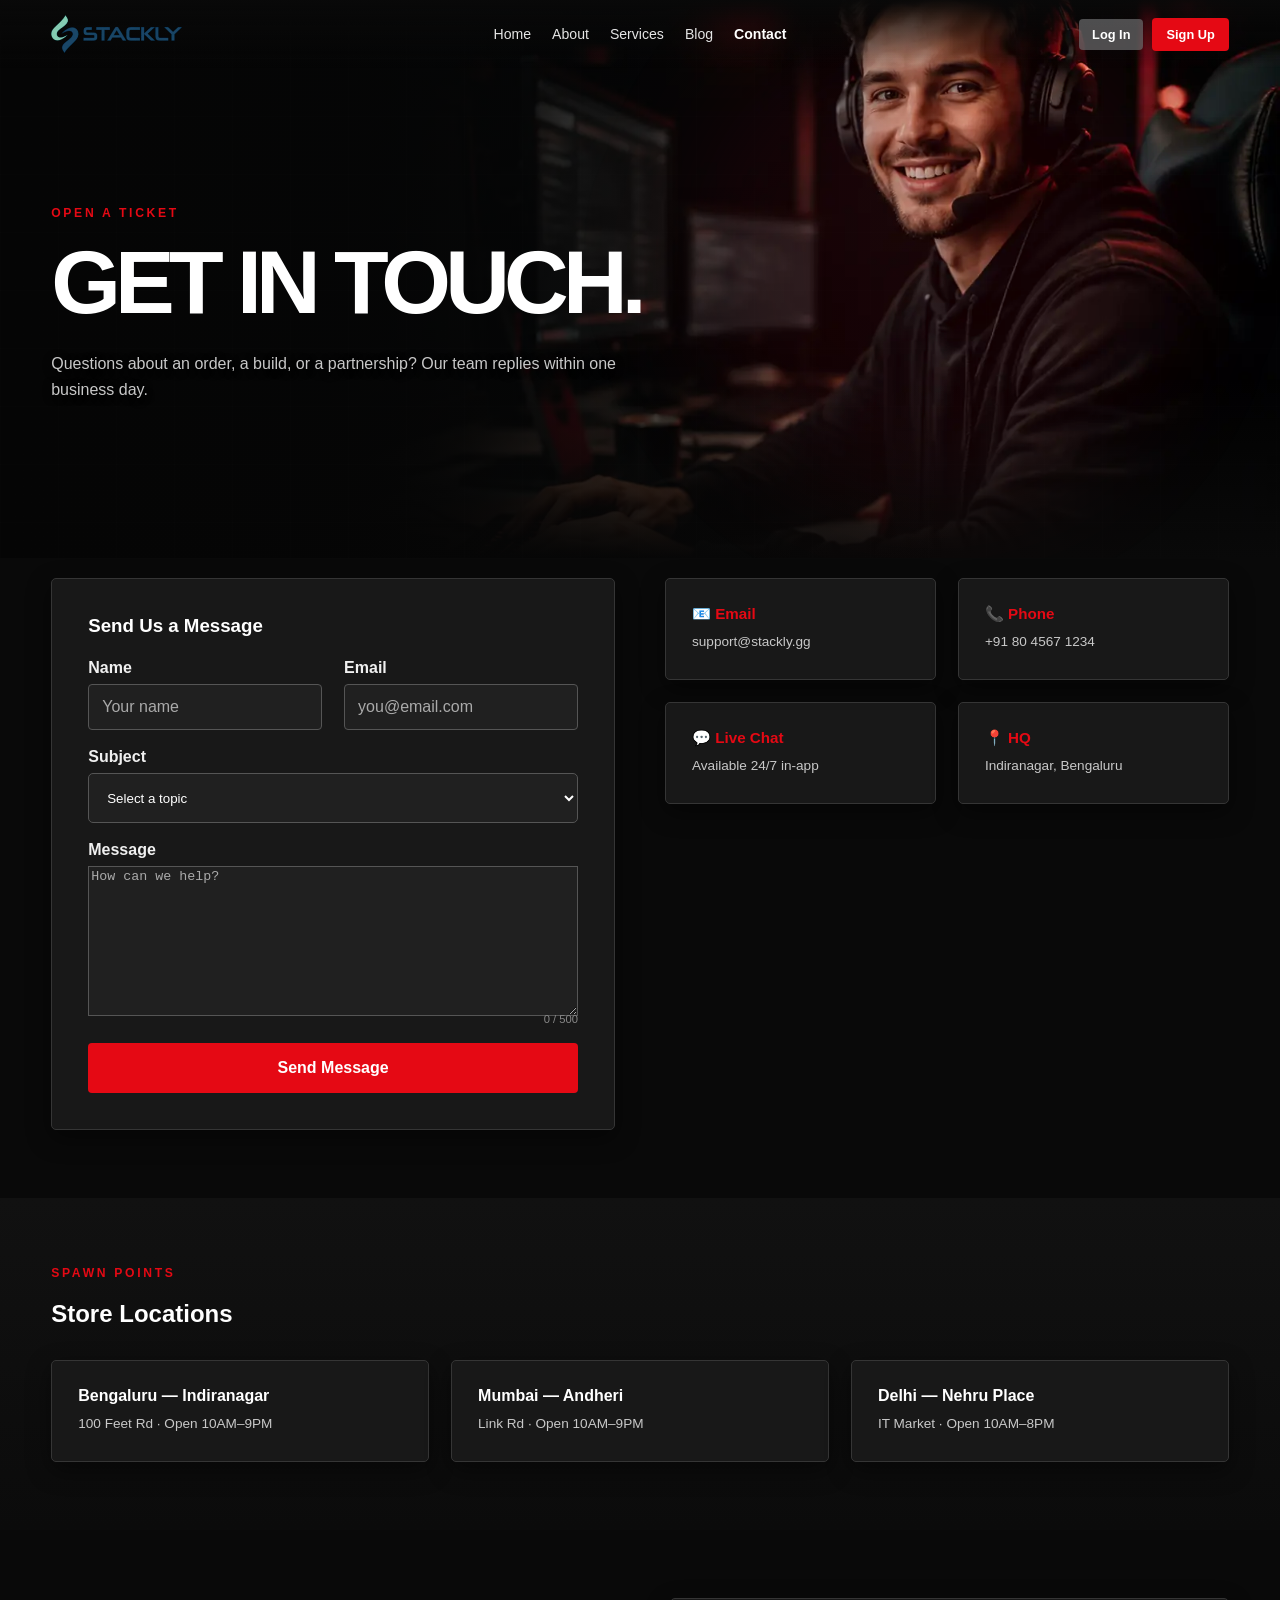
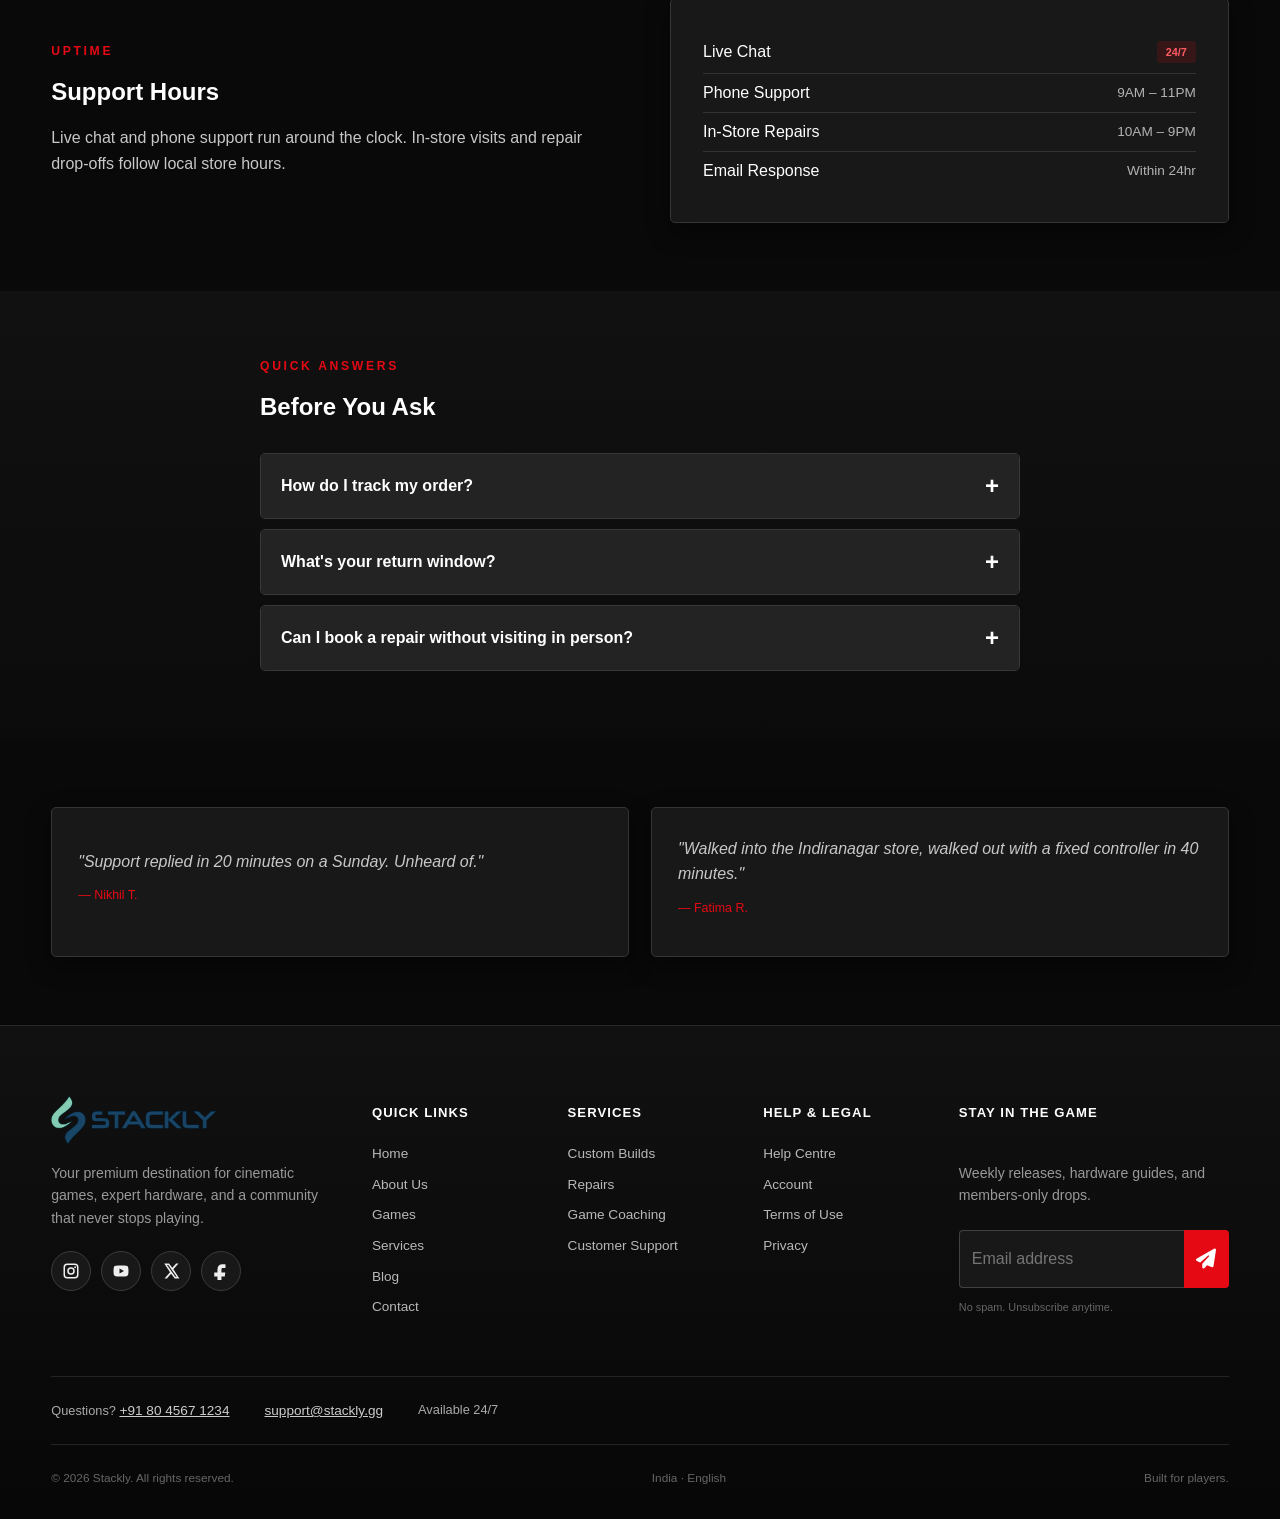
<file: contact.html>
<!DOCTYPE html>
<html lang="en">
<head>
<meta charset="UTF-8">
<meta name="viewport" content="width=device-width, initial-scale=1.0">
<title>Contact — Stackly</title>
<link rel="preconnect" href="https://fonts.googleapis.com">
<link href="https://fonts.googleapis.com/css2?family=Bungee&family=Space+Grotesk:wght@400;500;600;700&family=JetBrains+Mono:wght@400;500;700&display=swap" rel="stylesheet">
<link rel="stylesheet" href="style.css?v=20260819-1">
</head>
<body>

<div class="topbar"><i class="fa-solid fa-gamepad"></i> Free shipping on orders over ₹2500 · New drops every Friday</div>
<nav class="navbar">
  <div class="wrap">
    <a href="index.html" class="logo" aria-label="Stackly home"><img class="site-logo" src="assets/stackly-logo.webp" alt="Stackly"></a>
    <ul class="nav-links">
      <li><a href="index.html">Home</a></li>
      <li><a href="about.html">About</a></li>
      <li><a href="services.html">Services</a></li>
      <li><a href="blog.html">Blog</a></li>
      <li><a href="contact.html" class="active">Contact</a></li>
    </ul>
    <div class="nav-actions">
      <button class="btn btn-ghost btn-sm desktop-only" data-open-auth="login">Log In</button>
      <button class="btn btn-primary btn-sm" data-open-auth="signup">Sign Up</button>
      <button class="nav-toggle" aria-label="Menu"><span></span><span></span><span></span></button>
    </div>
  </div>
</nav>
<div id="power-meter"><span class="readout">PWR 0%</span><div class="fill"></div></div>

<!-- 1. HERO -->
<header class="hero page-visual-hero" style="min-height:50vh">
  <img class="page-hero-image" src="assets/contact-hero.webp" alt="Friendly gaming support specialist ready to help players">
  <div class="hero-grid"></div>
  <div class="hero-glow"></div>
  <div class="wrap hero-content">
    <div class="eyebrow">Open a Ticket</div>
    <h1><span>Get In</span> <span style="color:var(--white)">Touch.</span></h1>
    <p class="lead">Questions about an order, a build, or a partnership? Our team replies within one business day.</p>
  </div>
</header>

<!-- 2. CONTACT FORM + 3. INFO CARDS -->
<section style="padding-top:20px">
  <div class="wrap grid g-2" style="align-items:start;gap:50px">
    <div class="cart-card reveal-left" style="padding:36px">
      <h3 style="margin-bottom:22px">Send Us a Message</h3>
      <form id="contactForm">
        <div class="grid g-2">
          <div class="field"><label>Name</label><input type="text" placeholder="Your name" required></div>
          <div class="field"><label>Email</label><input type="email" placeholder="you@email.com" required></div>
        </div>
        <div class="field"><label>Subject</label>
          <select required>
            <option value="">Select a topic</option>
            <option>Order Support</option>
            <option>Repair Booking</option>
            <option>Partnerships</option>
            <option>General Question</option>
          </select>
        </div>
        <div class="field"><label for="contactMessage">Message</label><textarea id="contactMessage" maxlength="500" placeholder="How can we help?" required></textarea><small class="message-count" id="messageCount">0 / 500</small></div>
        <button type="submit" class="btn btn-primary btn-block">Send Message</button>
        <p class="form-note form-success" style="display:none;color:var(--mint)"><i class="fa-solid fa-circle-check"></i> Message sent — we'll reply within 24 hours.</p>
      </form>
    </div>

    <div class="reveal-right">
      <div class="grid g-2 stagger">
        <div class="cart-card reveal"><h3 style="font-size:.95rem;color:var(--gold)">📧 Email</h3><p class="lead" style="font-size:.85rem;margin-top:8px">support@stackly.gg</p></div>
        <div class="cart-card reveal"><h3 style="font-size:.95rem;color:var(--gold)">📞 Phone</h3><p class="lead" style="font-size:.85rem;margin-top:8px">+91 80 4567 1234</p></div>
        <div class="cart-card reveal"><h3 style="font-size:.95rem;color:var(--gold)">💬 Live Chat</h3><p class="lead" style="font-size:.85rem;margin-top:8px">Available 24/7 in-app</p></div>
        <div class="cart-card reveal"><h3 style="font-size:.95rem;color:var(--gold)">📍 HQ</h3><p class="lead" style="font-size:.85rem;margin-top:8px">Indiranagar, Bengaluru</p></div>
      </div>
    </div>
  </div>
</section>

<!-- 4. STORE LOCATIONS -->
<section class="section-alt">
  <div class="wrap">
    <div class="section-head center"><div class="eyebrow">Spawn Points</div><h2>Store Locations</h2></div>
    <div class="grid g-3 stagger">
      <div class="cart-card reveal"><h3 style="font-size:1rem">Bengaluru — Indiranagar</h3><p class="lead" style="font-size:.85rem;margin-top:8px">100 Feet Rd · Open 10AM–9PM</p></div>
      <div class="cart-card reveal"><h3 style="font-size:1rem">Mumbai — Andheri</h3><p class="lead" style="font-size:.85rem;margin-top:8px">Link Rd · Open 10AM–9PM</p></div>
      <div class="cart-card reveal"><h3 style="font-size:1rem">Delhi — Nehru Place</h3><p class="lead" style="font-size:.85rem;margin-top:8px">IT Market · Open 10AM–8PM</p></div>
    </div>
  </div>
</section>

<!-- 5. SUPPORT HOURS -->
<section>
  <div class="wrap grid g-2" style="align-items:center;gap:60px">
    <div class="reveal-left">
      <div class="eyebrow">Uptime</div>
      <h2>Support Hours</h2>
      <p class="lead" style="margin-top:16px">Live chat and phone support run around the clock. In-store visits and repair drop-offs follow local store hours.</p>
    </div>
    <div class="cart-card reveal-right" style="padding:32px">
      <div class="flex-between" style="padding:10px 0;border-bottom:1px solid var(--line-soft)"><span>Live Chat</span><span class="badge badge-mint">24/7</span></div>
      <div class="flex-between" style="padding:10px 0;border-bottom:1px solid var(--line-soft)"><span>Phone Support</span><span style="color:var(--ash);font-size:.85rem">9AM – 11PM</span></div>
      <div class="flex-between" style="padding:10px 0;border-bottom:1px solid var(--line-soft)"><span>In-Store Repairs</span><span style="color:var(--ash);font-size:.85rem">10AM – 9PM</span></div>
      <div class="flex-between" style="padding:10px 0"><span>Email Response</span><span style="color:var(--ash);font-size:.85rem">Within 24hr</span></div>
    </div>
  </div>
</section>

<!-- 6. MINI FAQ -->
<section class="section-alt">
  <div class="wrap" style="max-width:760px">
    <div class="section-head center"><div class="eyebrow">Quick Answers</div><h2>Before You Ask</h2></div>
    <div class="accordion">
      <div class="accordion-item"><button>How do I track my order? <span class="plus">+</span></button><div class="accordion-panel"><p>You'll receive a tracking link by email as soon as your order ships — also visible in your dashboard.</p></div></div>
      <div class="accordion-item"><button>What's your return window? <span class="plus">+</span></button><div class="accordion-panel"><p>30 days for unopened items, with free return shipping on defective products.</p></div></div>
      <div class="accordion-item"><button>Can I book a repair without visiting in person? <span class="plus">+</span></button><div class="accordion-panel"><p>Yes, mail-in repair kits are available — request one through this contact form.</p></div></div>
    </div>
  </div>
</section>

<!-- 7 & 8. SOCIAL PROOF + LINKS -->
<section>
  <div class="wrap grid g-2 stagger contact-testimonials">
    <div class="cart-card reveal"><p class="lead" style="font-style:italic">"Support replied in 20 minutes on a Sunday. Unheard of."</p><p style="margin-top:14px;font-family:var(--font-mono);font-size:.78rem;color:var(--gold)">— Nikhil T.</p></div>
    <div class="cart-card reveal"><p class="lead" style="font-style:italic">"Walked into the Indiranagar store, walked out with a fixed controller in 40 minutes."</p><p style="margin-top:14px;font-family:var(--font-mono);font-size:.78rem;color:var(--gold)">— Fatima R.</p></div>
  </div>
</section>

<footer>
  <div class="wrap">
    <div class="grid footer-grid">
      <div>
        <a href="index.html" class="logo" aria-label="Stackly home"><img class="site-logo" src="assets/stackly-logo.webp" alt="Stackly"></a>
        <p class="lead" style="margin-top:14px;font-size:.88rem">Your local gaming store, shipping nationwide since 2016.</p>
        <div class="social-row" style="margin-top:20px"><a href="#">X</a><a href="#">IG</a><a href="#">YT</a><a href="#">DC</a></div>
      </div>
      <div><h4>Shop</h4><ul><li><a href="services.html">PC Builds</a></li><li><a href="services.html">Consoles</a></li><li><a href="services.html">Peripherals</a></li></ul></div>
      <div><h4>Company</h4><ul><li><a href="about.html">About Us</a></li><li><a href="blog.html">Blog</a></li><li><a href="contact.html">Contact</a></li></ul></div>
      <div><h4>Support</h4><ul><li><a href="contact.html">Help Center</a></li><li><a href="services.html">Warranty</a></li></ul></div>
    </div>
    <div class="footer-bottom"><span>© 2026 Stackly Gaming Co. All rights reserved.</span><span>Made for players, by players.</span></div>
  </div>
</footer>

<div class="modal-overlay" id="authModal">
  <div class="modal-box">
    <button class="modal-close" aria-label="Close">✕</button>
    <div class="auth-tabs"><button id="tabLogin" class="active">Log In</button><button id="tabSignup">Sign Up</button></div>
    <form id="formLogin">
      <div class="field"><label>Email</label><input type="email" placeholder="you@email.com" required></div>
      <div class="field"><label>Password</label><input type="password" placeholder="••••••••" required></div>
      <button type="submit" class="btn btn-primary btn-block">Enter the Arcade</button>
      <p class="form-note">Tip: use an email containing "admin" to preview the admin dashboard.</p>
    </form>
    <form id="formSignup" style="display:none">
      <div class="field"><label>Gamertag</label><input type="text" placeholder="Your display name" required></div>
      <div class="field"><label>Email</label><input type="email" placeholder="you@email.com" required></div>
      <div class="field"><label>Password</label><input type="password" placeholder="Create a password" required></div>
      <button type="submit" class="btn btn-primary btn-block">Create Account</button>
    </form>
    <div class="auth-switch"><span>New here? <button data-switch-auth="signup">Sign up</button></span></div>
  </div>
</div>

<script src="main.js?v=20260819-1"></script>
</body>
</html>
</file>
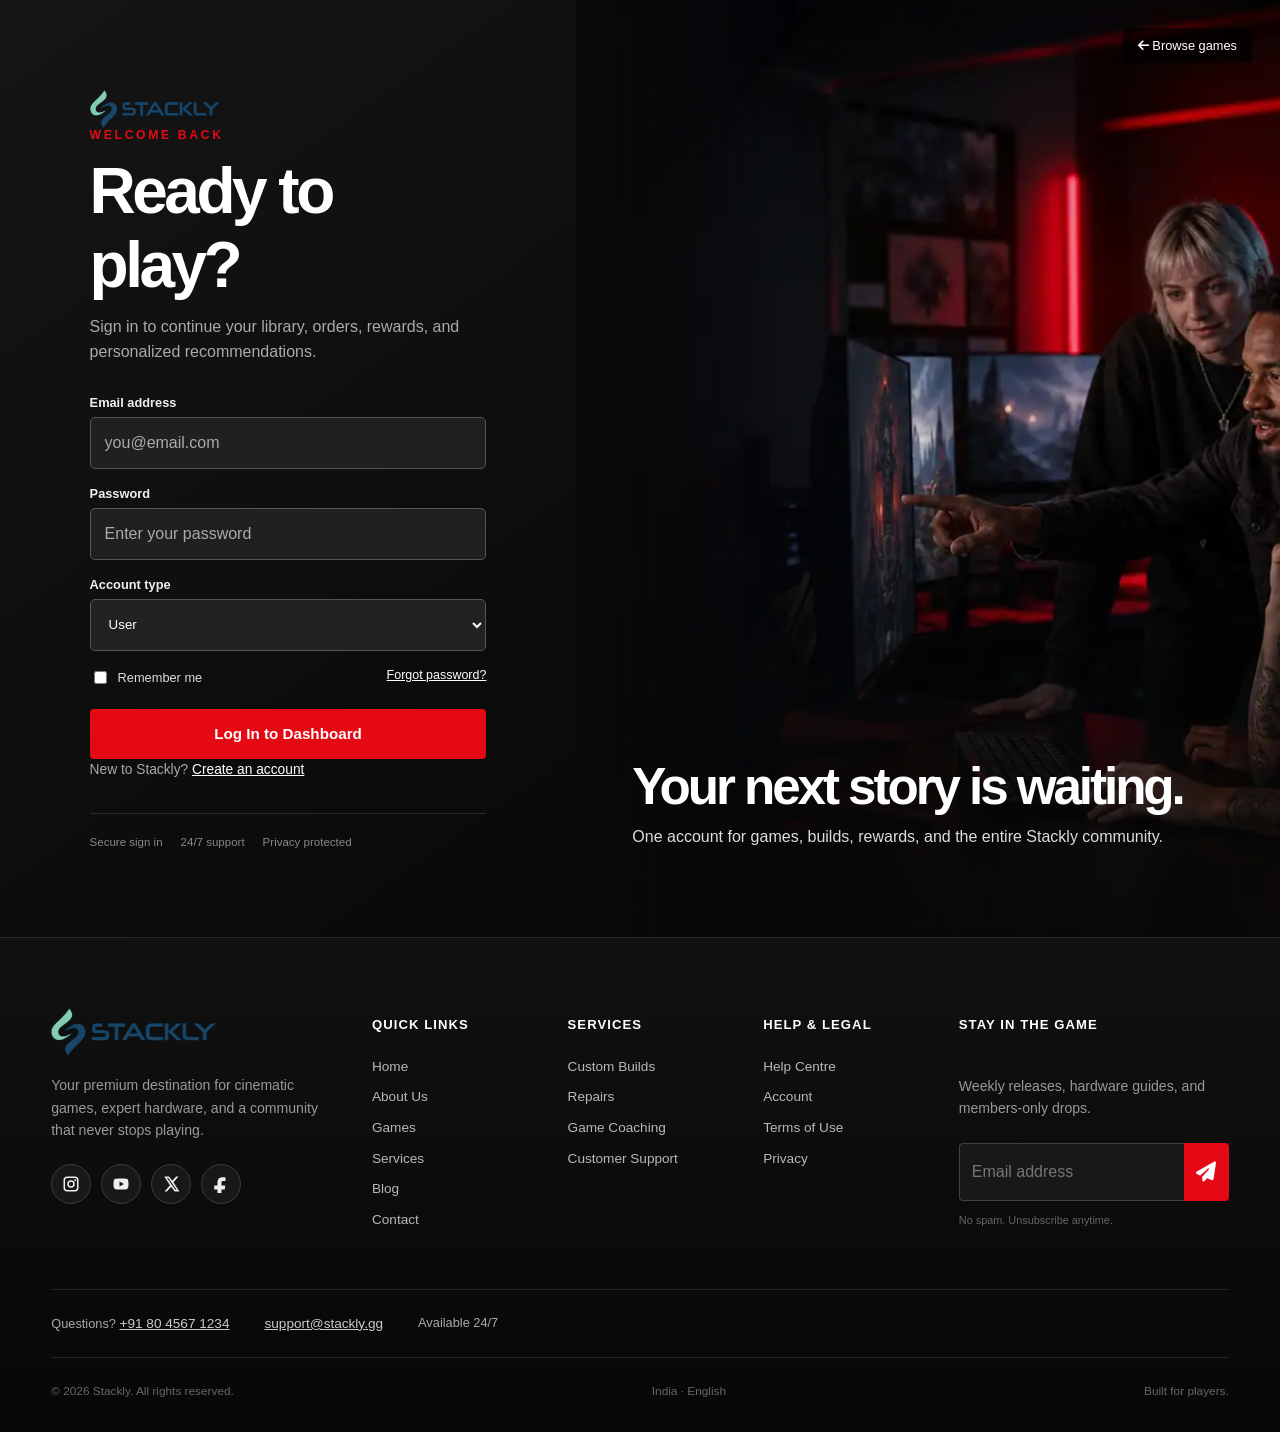
<file: login.html>
<!doctype html>
<html lang="en">
<head>
  <meta charset="UTF-8">
  <meta name="viewport" content="width=device-width,initial-scale=1">
  <title>Log In — Stackly</title>
  <link rel="stylesheet" href="style.css?v=20260818-3">
</head>
<body class="auth-page">
  <main class="auth-page-shell">
    <section class="auth-page-panel">
      <a href="index.html" aria-label="Stackly home"><img class="site-logo" src="assets/stackly-logo.webp" alt="Stackly"></a>
      <div class="auth-page-copy">
        <div class="eyebrow">Welcome back</div>
        <h1>Ready to play?</h1>
        <p>Sign in to continue your library, orders, rewards, and personalized recommendations.</p>
        <form class="premium-auth-form" id="formLogin">
          <div class="field"><label for="loginEmail">Email address</label><input id="loginEmail" type="email" placeholder="you@email.com" autocomplete="email" required></div>
          <div class="field"><label for="loginPassword">Password</label><input id="loginPassword" type="password" placeholder="Enter your password" autocomplete="current-password" minlength="6" required></div>
          <div class="field"><label for="loginRole">Account type</label><select id="loginRole" name="role" required><option value="user">User</option><option value="admin">Admin</option></select></div>
          <div class="auth-options"><label><input type="checkbox"> Remember me</label><a href="404.html">Forgot password?</a></div>
          <button class="btn btn-primary" type="submit">Log In to Dashboard</button>
        </form>
        <p class="auth-page-switch">New to Stackly? <a href="signup.html">Create an account</a></p>
        <div class="auth-trust"><span>Secure sign in</span><span>24/7 support</span><span>Privacy protected</span></div>
      </div>
    </section>
    <aside class="auth-page-visual"><a class="auth-back" href="index.html"><i class="fa-solid fa-arrow-left"></i> Browse games</a><img src="assets/about-hero.webp" alt="Stackly gaming community"><div class="auth-visual-copy"><h2>Your next story is waiting.</h2><p>One account for games, builds, rewards, and the entire Stackly community.</p></div></aside>
  </main>
  <script src="main.js?v=20260818-3"></script>
</body>
</html>
</file>
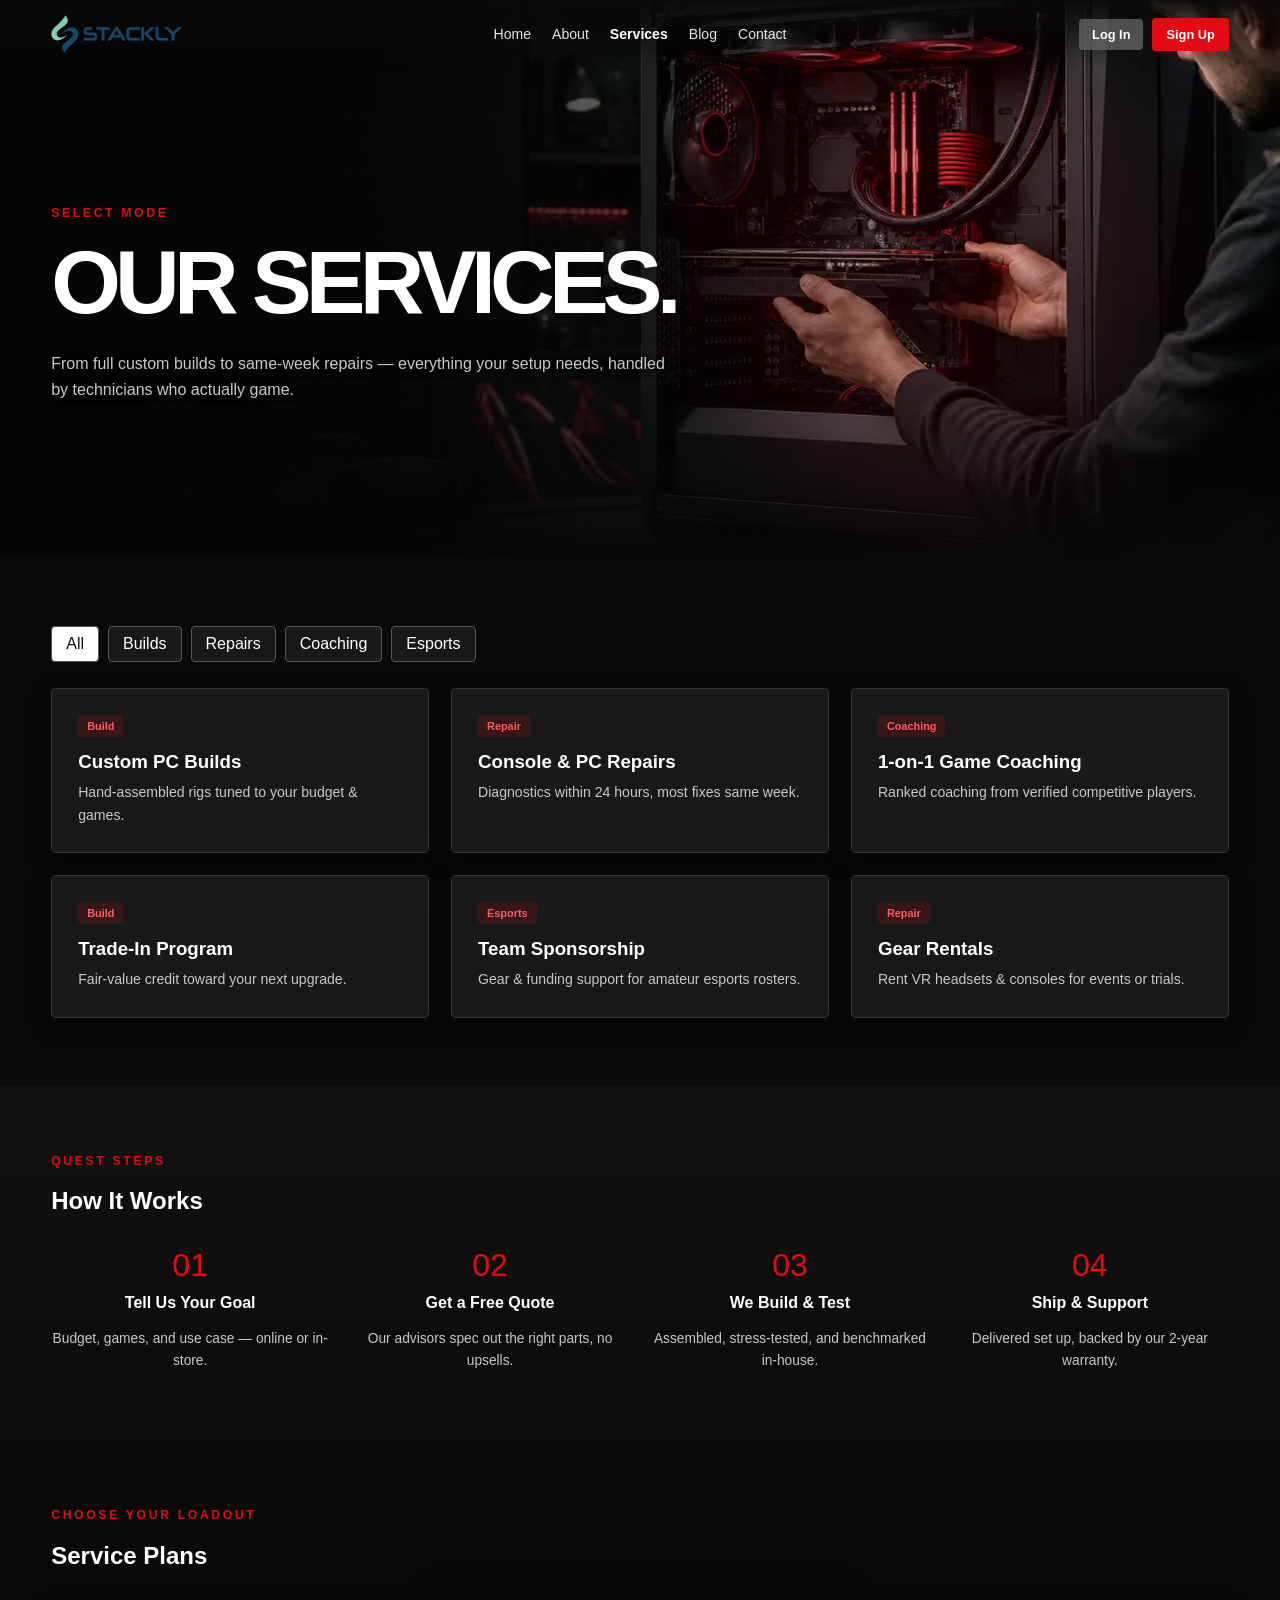
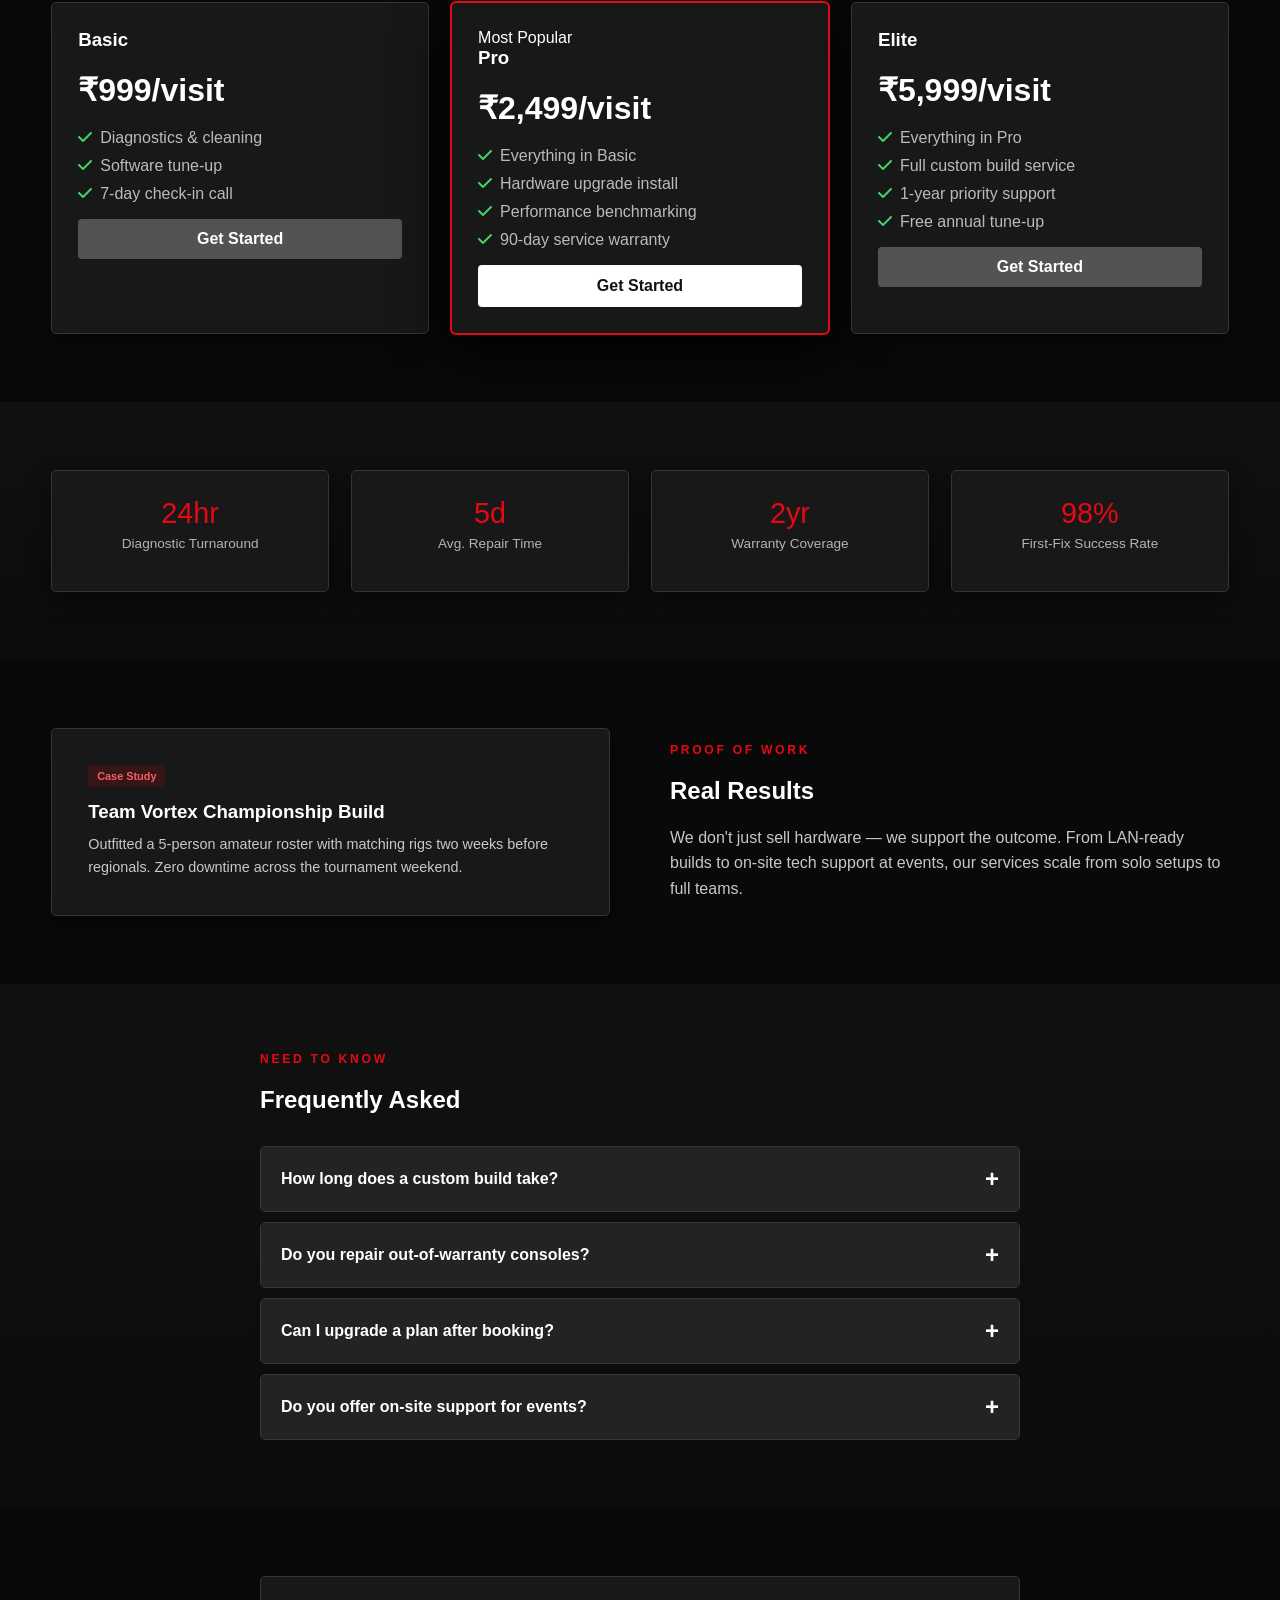
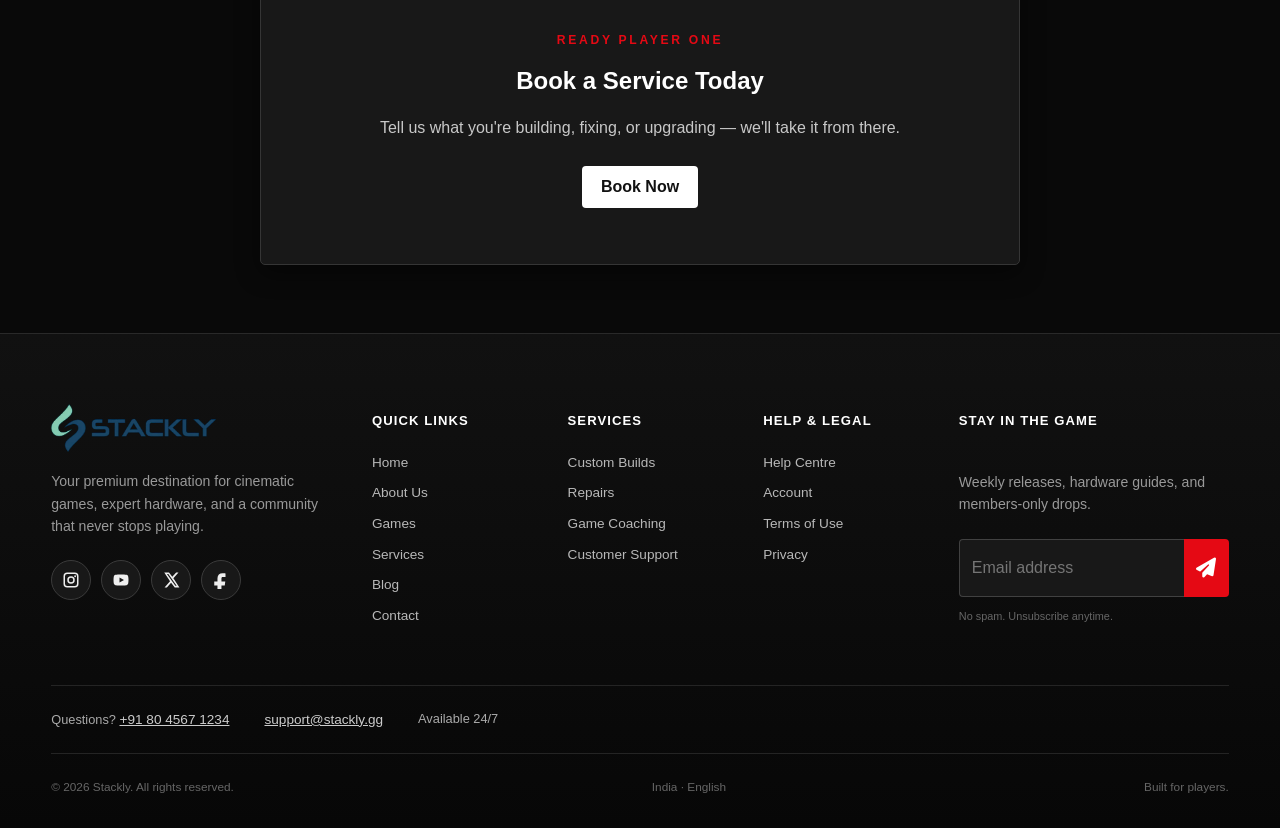
<file: services.html>
<!DOCTYPE html>
<html lang="en">
<head>
<meta charset="UTF-8">
<meta name="viewport" content="width=device-width, initial-scale=1.0">
<title>Services — Stackly</title>
<link rel="preconnect" href="https://fonts.googleapis.com">
<link href="https://fonts.googleapis.com/css2?family=Bungee&family=Space+Grotesk:wght@400;500;600;700&family=JetBrains+Mono:wght@400;500;700&display=swap" rel="stylesheet">
<link rel="stylesheet" href="style.css?v=20260819-1">
</head>
<body>

<div class="topbar"><i class="fa-solid fa-gamepad"></i> Free shipping on orders over ₹2500 · New drops every Friday</div>
<nav class="navbar">
  <div class="wrap">
    <a href="index.html" class="logo" aria-label="Stackly home"><img class="site-logo" src="assets/stackly-logo.webp" alt="Stackly"></a>
    <ul class="nav-links">
      <li><a href="index.html">Home</a></li>
      <li><a href="about.html">About</a></li>
      <li><a href="services.html" class="active">Services</a></li>
      <li><a href="blog.html">Blog</a></li>
      <li><a href="contact.html">Contact</a></li>
    </ul>
    <div class="nav-actions">
      <button class="btn btn-ghost btn-sm desktop-only" data-open-auth="login">Log In</button>
      <button class="btn btn-primary btn-sm" data-open-auth="signup">Sign Up</button>
      <button class="nav-toggle" aria-label="Menu"><span></span><span></span><span></span></button>
    </div>
  </div>
</nav>
<div id="power-meter"><span class="readout">PWR 0%</span><div class="fill"></div></div>

<!-- 1. HERO -->
<header class="hero page-visual-hero" style="min-height:58vh">
  <img class="page-hero-image" src="assets/services-hero.webp" alt="Technician assembling a premium custom gaming PC">
  <div class="hero-grid"></div>
  <div class="hero-glow"></div>
  <div class="wrap hero-content">
    <div class="eyebrow">Select Mode</div>
    <h1><span>Our</span> <span style="color:var(--white)">Services.</span></h1>
    <p class="lead">From full custom builds to same-week repairs — everything your setup needs, handled by technicians who actually game.</p>
  </div>
</header>

<!-- 2. SERVICES GRID -->
<section>
  <div class="wrap">
    <div class="tabs" data-tabs="svc">
      <button class="tab active" data-filter="all">All</button>
      <button class="tab" data-filter="build">Builds</button>
      <button class="tab" data-filter="repair">Repairs</button>
      <button class="tab" data-filter="coach">Coaching</button>
      <button class="tab" data-filter="esports">Esports</button>
    </div>
    <div class="grid g-3 stagger">
      <div class="cart-card reveal" data-group="svc" data-cat="build"><span class="badge badge-gold">Build</span><h3 style="margin-top:14px">Custom PC Builds</h3><p class="lead" style="font-size:.88rem;margin-top:8px">Hand-assembled rigs tuned to your budget & games.</p></div>
      <div class="cart-card reveal" data-group="svc" data-cat="repair"><span class="badge badge-coral">Repair</span><h3 style="margin-top:14px">Console & PC Repairs</h3><p class="lead" style="font-size:.88rem;margin-top:8px">Diagnostics within 24 hours, most fixes same week.</p></div>
      <div class="cart-card reveal" data-group="svc" data-cat="coach"><span class="badge badge-mint">Coaching</span><h3 style="margin-top:14px">1-on-1 Game Coaching</h3><p class="lead" style="font-size:.88rem;margin-top:8px">Ranked coaching from verified competitive players.</p></div>
      <div class="cart-card reveal" data-group="svc" data-cat="build"><span class="badge badge-gold">Build</span><h3 style="margin-top:14px">Trade-In Program</h3><p class="lead" style="font-size:.88rem;margin-top:8px">Fair-value credit toward your next upgrade.</p></div>
      <div class="cart-card reveal" data-group="svc" data-cat="esports"><span class="badge badge-coral">Esports</span><h3 style="margin-top:14px">Team Sponsorship</h3><p class="lead" style="font-size:.88rem;margin-top:8px">Gear & funding support for amateur esports rosters.</p></div>
      <div class="cart-card reveal" data-group="svc" data-cat="repair"><span class="badge badge-mint">Repair</span><h3 style="margin-top:14px">Gear Rentals</h3><p class="lead" style="font-size:.88rem;margin-top:8px">Rent VR headsets & consoles for events or trials.</p></div>
    </div>
  </div>
</section>

<!-- 3. HOW IT WORKS (legit sequence) -->
<section class="section-alt">
  <div class="wrap">
    <div class="section-head center"><div class="eyebrow">Quest Steps</div><h2>How It Works</h2></div>
    <div class="grid g-4 stagger">
      <div class="reveal" style="text-align:center"><div style="font-family:var(--font-display);color:var(--gold);font-size:2rem">01</div><h3 style="font-size:1rem;margin-top:10px">Tell Us Your Goal</h3><p class="lead" style="font-size:.86rem;margin-top:8px">Budget, games, and use case — online or in-store.</p></div>
      <div class="reveal" style="text-align:center"><div style="font-family:var(--font-display);color:var(--gold);font-size:2rem">02</div><h3 style="font-size:1rem;margin-top:10px">Get a Free Quote</h3><p class="lead" style="font-size:.86rem;margin-top:8px">Our advisors spec out the right parts, no upsells.</p></div>
      <div class="reveal" style="text-align:center"><div style="font-family:var(--font-display);color:var(--gold);font-size:2rem">03</div><h3 style="font-size:1rem;margin-top:10px">We Build & Test</h3><p class="lead" style="font-size:.86rem;margin-top:8px">Assembled, stress-tested, and benchmarked in-house.</p></div>
      <div class="reveal" style="text-align:center"><div style="font-family:var(--font-display);color:var(--gold);font-size:2rem">04</div><h3 style="font-size:1rem;margin-top:10px">Ship & Support</h3><p class="lead" style="font-size:.86rem;margin-top:8px">Delivered set up, backed by our 2-year warranty.</p></div>
    </div>
  </div>
</section>

<!-- 4. PRICING -->
<section>
  <div class="wrap">
    <div class="section-head center"><div class="eyebrow">Choose Your Loadout</div><h2>Service Plans</h2></div>
    <div class="grid g-3 stagger">
      <div class="cart-card reveal price-card"><h3>Basic</h3><div class="amount">₹999<span>/visit</span></div><ul><li>Diagnostics & cleaning</li><li>Software tune-up</li><li>7-day check-in call</li></ul><button class="btn btn-ghost btn-block" data-open-auth="signup">Get Started</button></div>
      <div class="cart-card reveal price-card featured"><span class="tag">Most Popular</span><h3>Pro</h3><div class="amount">₹2,499<span>/visit</span></div><ul><li>Everything in Basic</li><li>Hardware upgrade install</li><li>Performance benchmarking</li><li>90-day service warranty</li></ul><button class="btn btn-primary btn-block" data-open-auth="signup">Get Started</button></div>
      <div class="cart-card reveal price-card"><h3>Elite</h3><div class="amount">₹5,999<span>/visit</span></div><ul><li>Everything in Pro</li><li>Full custom build service</li><li>1-year priority support</li><li>Free annual tune-up</li></ul><button class="btn btn-ghost btn-block" data-open-auth="signup">Get Started</button></div>
    </div>
  </div>
</section>

<!-- 5. TURNAROUND -->
<section class="section-alt">
  <div class="wrap grid g-4 stagger">
    <div class="reveal cart-card" style="text-align:center"><div class="num" style="font-family:var(--font-display);color:var(--gold);font-size:1.8rem" data-count="24" data-suffix="hr">0</div><p style="color:var(--ash);font-size:.85rem;margin-top:6px">Diagnostic Turnaround</p></div>
    <div class="reveal cart-card" style="text-align:center"><div class="num" style="font-family:var(--font-display);color:var(--gold);font-size:1.8rem" data-count="5" data-suffix="d">0</div><p style="color:var(--ash);font-size:.85rem;margin-top:6px">Avg. Repair Time</p></div>
    <div class="reveal cart-card" style="text-align:center"><div class="num" style="font-family:var(--font-display);color:var(--gold);font-size:1.8rem" data-count="2" data-suffix="yr">0</div><p style="color:var(--ash);font-size:.85rem;margin-top:6px">Warranty Coverage</p></div>
    <div class="reveal cart-card" style="text-align:center"><div class="num" style="font-family:var(--font-display);color:var(--gold);font-size:1.8rem" data-count="98" data-suffix="%">0</div><p style="color:var(--ash);font-size:.85rem;margin-top:6px">First-Fix Success Rate</p></div>
  </div>
</section>

<!-- 6. CASE STUDY -->
<section>
  <div class="wrap grid g-2" style="align-items:center;gap:60px">
    <div class="cart-card reveal-left" style="padding:36px">
      <span class="badge badge-mint">Case Study</span>
      <h3 style="margin-top:14px">Team Vortex Championship Build</h3>
      <p class="lead" style="margin-top:10px;font-size:.9rem">Outfitted a 5-person amateur roster with matching rigs two weeks before regionals. Zero downtime across the tournament weekend.</p>
    </div>
    <div class="reveal-right">
      <div class="eyebrow">Proof of Work</div>
      <h2>Real Results</h2>
      <p class="lead" style="margin-top:16px">We don't just sell hardware — we support the outcome. From LAN-ready builds to on-site tech support at events, our services scale from solo setups to full teams.</p>
    </div>
  </div>
</section>

<!-- 7. FAQ -->
<section class="section-alt">
  <div class="wrap" style="max-width:760px">
    <div class="section-head center"><div class="eyebrow">Need to Know</div><h2>Frequently Asked</h2></div>
    <div class="accordion">
      <div class="accordion-item"><button>How long does a custom build take? <span class="plus">+</span></button><div class="accordion-panel"><p>Most builds are completed and tested within 3–5 business days of parts confirmation.</p></div></div>
      <div class="accordion-item"><button>Do you repair out-of-warranty consoles? <span class="plus">+</span></button><div class="accordion-panel"><p>Yes — we service most major consoles regardless of original warranty status, with transparent flat-rate pricing.</p></div></div>
      <div class="accordion-item"><button>Can I upgrade a plan after booking? <span class="plus">+</span></button><div class="accordion-panel"><p>Absolutely, just mention it during your intake call and we'll adjust the quote.</p></div></div>
      <div class="accordion-item"><button>Do you offer on-site support for events? <span class="plus">+</span></button><div class="accordion-panel"><p>Yes, our Elite plan includes on-site technician support for tournaments and LAN events.</p></div></div>
    </div>
  </div>
</section>

<!-- 8. CTA -->
<section>
  <div class="wrap cart-card reveal" style="padding:56px;text-align:center;max-width:760px;margin:0 auto">
    <div class="eyebrow" style="justify-content:center">Ready Player One</div>
    <h2>Book a Service Today</h2>
    <p class="lead" style="margin:14px auto 26px">Tell us what you're building, fixing, or upgrading — we'll take it from there.</p>
    <a href="contact.html" class="btn btn-primary">Book Now</a>
  </div>
</section>

<footer>
  <div class="wrap">
    <div class="grid footer-grid">
      <div>
        <a href="index.html" class="logo" aria-label="Stackly home"><img class="site-logo" src="assets/stackly-logo.webp" alt="Stackly"></a>
        <p class="lead" style="margin-top:14px;font-size:.88rem">Your local gaming store, shipping nationwide since 2016.</p>
        <div class="social-row" style="margin-top:20px"><a href="#">X</a><a href="#">IG</a><a href="#">YT</a><a href="#">DC</a></div>
      </div>
      <div><h4>Shop</h4><ul><li><a href="services.html">PC Builds</a></li><li><a href="services.html">Consoles</a></li><li><a href="services.html">Peripherals</a></li></ul></div>
      <div><h4>Company</h4><ul><li><a href="about.html">About Us</a></li><li><a href="blog.html">Blog</a></li><li><a href="contact.html">Contact</a></li></ul></div>
      <div><h4>Support</h4><ul><li><a href="contact.html">Help Center</a></li><li><a href="services.html">Warranty</a></li></ul></div>
    </div>
    <div class="footer-bottom"><span>© 2026 Stackly Gaming Co. All rights reserved.</span><span>Made for players, by players.</span></div>
  </div>
</footer>

<div class="modal-overlay" id="authModal">
  <div class="modal-box">
    <button class="modal-close" aria-label="Close">✕</button>
    <div class="auth-tabs"><button id="tabLogin" class="active">Log In</button><button id="tabSignup">Sign Up</button></div>
    <form id="formLogin">
      <div class="field"><label>Email</label><input type="email" placeholder="you@email.com" required></div>
      <div class="field"><label>Password</label><input type="password" placeholder="••••••••" required></div>
      <button type="submit" class="btn btn-primary btn-block">Enter the Arcade</button>
      <p class="form-note">Tip: use an email containing "admin" to preview the admin dashboard.</p>
    </form>
    <form id="formSignup" style="display:none">
      <div class="field"><label>Gamertag</label><input type="text" placeholder="Your display name" required></div>
      <div class="field"><label>Email</label><input type="email" placeholder="you@email.com" required></div>
      <div class="field"><label>Password</label><input type="password" placeholder="Create a password" required></div>
      <button type="submit" class="btn btn-primary btn-block">Create Account</button>
    </form>
    <div class="auth-switch"><span>New here? <button data-switch-auth="signup">Sign up</button></span></div>
  </div>
</div>

<script src="main.js?v=20260819-1"></script>
</body>
</html>
</file>
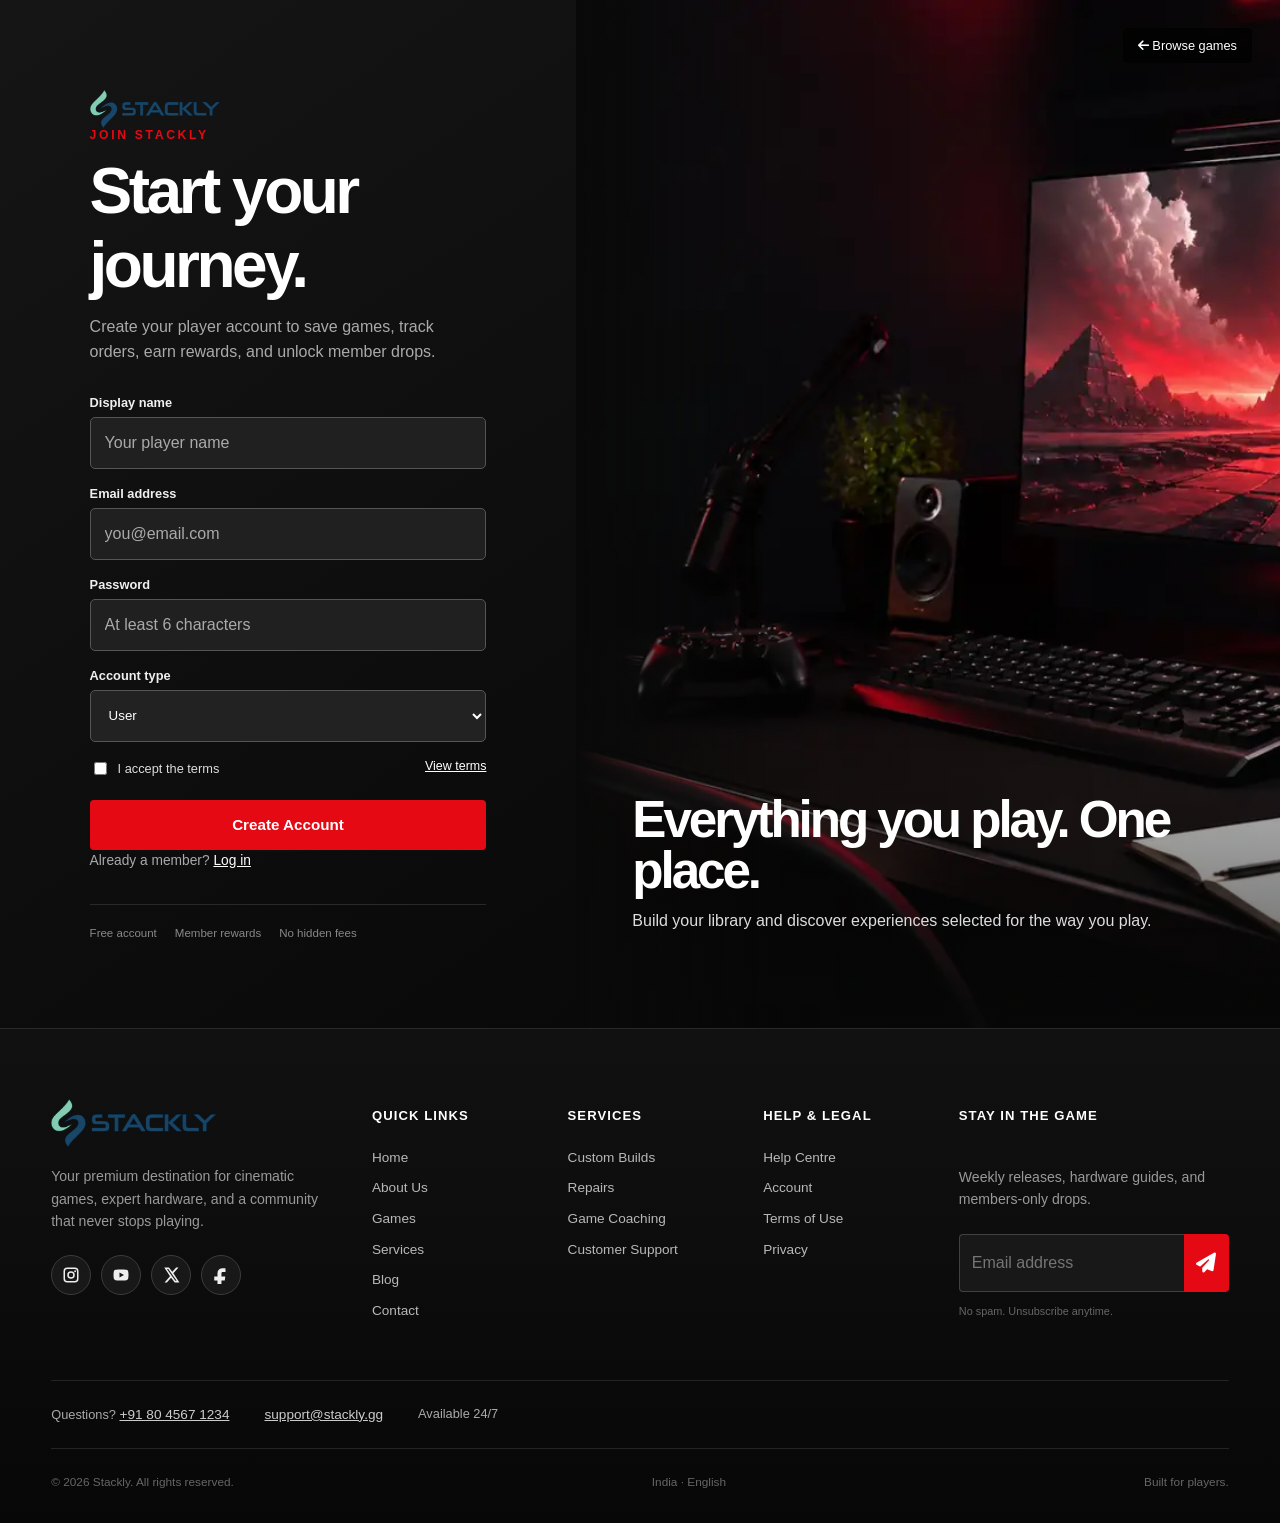
<file: signup.html>
<!doctype html>
<html lang="en">
<head>
  <meta charset="UTF-8">
  <meta name="viewport" content="width=device-width,initial-scale=1">
  <title>Create Account — Stackly</title>
  <link rel="stylesheet" href="style.css?v=20260818-3">
</head>
<body class="auth-page">
  <main class="auth-page-shell">
    <section class="auth-page-panel">
      <a href="index.html" aria-label="Stackly home"><img class="site-logo" src="assets/stackly-logo.webp" alt="Stackly"></a>
      <div class="auth-page-copy">
        <div class="eyebrow">Join Stackly</div>
        <h1>Start your journey.</h1>
        <p>Create your player account to save games, track orders, earn rewards, and unlock member drops.</p>
        <form class="premium-auth-form" id="formSignup">
          <div class="field"><label for="signupName">Display name</label><input id="signupName" type="text" placeholder="Your player name" autocomplete="name" required></div>
          <div class="field"><label for="signupEmail">Email address</label><input id="signupEmail" type="email" placeholder="you@email.com" autocomplete="email" required></div>
          <div class="field"><label for="signupPassword">Password</label><input id="signupPassword" type="password" placeholder="At least 6 characters" autocomplete="new-password" minlength="6" required></div>
          <div class="field"><label for="signupRole">Account type</label><select id="signupRole" name="role" required><option value="user">User</option><option value="admin">Admin</option></select></div>
          <div class="auth-options"><label><input type="checkbox" required> I accept the terms</label><a href="404.html">View terms</a></div>
          <button class="btn btn-primary" type="submit">Create Account</button>
        </form>
        <p class="auth-page-switch">Already a member? <a href="login.html">Log in</a></p>
        <div class="auth-trust"><span>Free account</span><span>Member rewards</span><span>No hidden fees</span></div>
      </div>
    </section>
    <aside class="auth-page-visual"><a class="auth-back" href="index.html"><i class="fa-solid fa-arrow-left"></i> Browse games</a><img src="assets/blog-hero.webp" alt="Premium Stackly gaming setup"><div class="auth-visual-copy"><h2>Everything you play. One place.</h2><p>Build your library and discover experiences selected for the way you play.</p></div></aside>
  </main>
  <script src="main.js?v=20260818-3"></script>
</body>
</html>
</file>
<file: style.css>
:root{--red:#e50914;--black:#090909;--muted:#b3b3b3;--white:#fff}*{box-sizing:border-box}html{scroll-behavior:smooth}body{margin:0;background:var(--black);color:#fff;font-family:Inter,Arial,sans-serif;overflow-x:hidden}button,input{font:inherit}button,a{color:inherit}button{cursor:pointer}.stream-nav{height:68px;padding:0 4%;display:flex;align-items:center;gap:32px;position:fixed;inset:0 0 auto;z-index:30;background:linear-gradient(#090909f2,transparent);transition:.3s}.stream-nav.scrolled{background:#090909f5}.brand{font-weight:900;font-size:1.65rem;letter-spacing:-1.5px;text-decoration:none;color:var(--red)}.brand span{color:#fff}.nav-menu{display:flex;align-items:center;gap:21px;font-size:.88rem}.nav-menu a{text-decoration:none;color:#e5e5e5;transition:.2s}.nav-menu a:hover{color:#aaa}.nav-menu b{background:var(--red);padding:2px 6px;border-radius:10px;font-size:.7rem}.nav-tools{margin-left:auto;display:flex;align-items:center;gap:18px}.search{border:1px solid transparent;display:flex;align-items:center;gap:6px;padding:6px 9px;transition:.25s}.search:focus-within{background:#050505;border-color:#fff}.search span{font-size:1.5rem}.search input{width:0;opacity:0;border:0;outline:0;color:#fff;background:transparent;transition:.3s}.search:focus-within input,.search input:not(:placeholder-shown){width:170px;opacity:1}.avatar{width:34px;height:34px;background:linear-gradient(135deg,#735af2,#1eaedb);border:0;border-radius:6px;font-weight:800}.menu{display:none;background:none;border:0;font-size:1.3rem}.billboard{height:min(86vh,820px);min-height:620px;position:relative;overflow:hidden}.billboard>img{width:100%;height:100%;object-fit:cover;object-position:center 35%;filter:saturate(.9)}.shade{position:absolute;inset:0;background:linear-gradient(90deg,#050505e8 0,#05050585 38%,transparent 70%),linear-gradient(0deg,#090909 0,transparent 30%)}.hero-copy{position:absolute;left:4%;top:48%;transform:translateY(-44%);width:min(560px,47vw)}.kicker{letter-spacing:.38em;font-weight:700}.kicker span{color:var(--red);font-size:1.6rem;font-weight:900}.hero-copy h1{font-size:clamp(4rem,7vw,7rem);line-height:.78;margin:12px 0 25px;letter-spacing:-.07em;text-shadow:0 4px 30px #000}.meta{display:flex;gap:12px;align-items:center}.meta b,.modal-meta b{color:#46d369}.meta i,.modal-meta i{font-style:normal;border:1px solid #888;padding:2px 6px}.description{font-size:clamp(1rem,1.4vw,1.25rem);line-height:1.55;text-shadow:0 2px 4px #000}.hero-actions{display:flex;gap:12px;margin-top:25px}.hero-actions button{border:0;border-radius:4px;padding:12px 25px;font-weight:700;font-size:1.05rem}.play{background:#fff;color:#111}.play:hover{background:#ffffffbf}.info{background:#6d6d6eb3}.info:hover{background:#6d6d6e80}.age{position:absolute;right:0;bottom:26%;border-left:3px solid #fff;background:#333b;padding:8px 4% 8px 14px}.catalog{position:relative;z-index:3;margin-top:-90px;padding-bottom:70px}.genre-bar{padding:0 4% 24px;display:flex;gap:10px;overflow:auto;scrollbar-width:none}.genre-bar button{white-space:nowrap;border:1px solid #777;background:#181818;border-radius:18px;padding:7px 16px}.genre-bar button.active,.genre-bar button:hover{background:#fff;color:#111}.game-row{margin-bottom:36px}.row-head{display:flex;align-items:center;justify-content:space-between;padding:0 4%;margin-bottom:10px}.row-head h2{font-size:1.35rem;margin:0}.row-head span{color:#54b9c5;font-size:.8rem}.slider{display:grid;grid-auto-flow:column;grid-auto-columns:clamp(245px,21vw,340px);gap:7px;overflow-x:auto;padding:15px 4% 32px;scroll-snap-type:x proximity;scrollbar-width:none}.slider::-webkit-scrollbar{display:none}.game-card{scroll-snap-align:start;background:#181818;border-radius:4px;position:relative;transition:transform .25s,box-shadow .25s;transform-origin:center;box-shadow:0 3px 12px #0008}.game-card:hover{transform:scale(1.09);z-index:4;box-shadow:0 12px 30px #000}.game-card img{width:100%;aspect-ratio:16/9;object-fit:cover;border-radius:4px;display:block}.ranked{display:grid;grid-template-columns:70px 1fr;background:transparent;box-shadow:none;align-items:end}.rank{font-size:6.7rem;line-height:.78;font-weight:900;color:#090909;-webkit-text-stroke:3px #666;text-align:right;letter-spacing:-10px}.card-info{padding:11px 12px 14px;display:none}.game-card:hover .card-info{display:block}.card-top{display:flex;align-items:center;gap:7px}.card-top strong{font-size:.9rem;overflow:hidden;text-overflow:ellipsis;white-space:nowrap}.round{margin-left:auto;border:1px solid #aaa;background:#242424;color:#fff;border-radius:50%;width:32px;height:32px;padding:0!important}.tags{font-size:.72rem;color:#ccc;margin-top:8px}.tags span+span:before{content:'•';color:#777;margin:0 6px}.empty{height:280px;display:flex;flex-direction:column;align-items:center;justify-content:center;color:#888}.empty strong{color:#fff;font-size:1.4rem;margin-bottom:7px}footer{border-top:1px solid #222;color:#777;padding:55px 8%;line-height:2}footer>div{display:flex;gap:35px;flex-wrap:wrap}footer a:not(.brand){color:#888;font-size:.85rem}.modal{position:fixed;inset:0;z-index:50;background:#000c;display:none;place-items:center;padding:25px;overflow:auto}.modal.open{display:grid}.modal-card{width:min(850px,95vw);background:#181818;border-radius:8px;overflow:hidden;position:relative;box-shadow:0 20px 80px #000}.modal-card>img{width:100%;aspect-ratio:16/7;object-fit:cover;mask-image:linear-gradient(#000 65%,transparent)}.close{position:absolute;z-index:2;right:14px;top:14px;width:38px;height:38px;border:0;border-radius:50%;background:#181818;color:#fff;font-size:1.8rem}.modal-body{padding:0 35px 35px;margin-top:-10px;position:relative}.modal-body h2{font-size:2rem;margin:0}.modal-meta{display:flex;gap:12px}.toast{position:fixed;bottom:28px;left:50%;transform:translate(-50%,80px);background:#fff;color:#111;padding:12px 20px;border-radius:4px;z-index:80;opacity:0;transition:.3s}.toast.show{opacity:1;transform:translate(-50%,0)}
@media(max-width:800px){.stream-nav{height:58px;gap:14px}.brand{font-size:1.25rem}.menu{display:block}.nav-menu{display:none;position:absolute;top:58px;left:0;right:0;background:#111;padding:20px 4%;flex-direction:column;align-items:flex-start}.nav-menu.open{display:flex}.search{display:none}.billboard{min-height:570px;height:78vh}.hero-copy{width:88%;top:47%}.hero-copy h1{font-size:3.7rem}.description{font-size:.94rem;max-width:90%}.catalog{margin-top:-45px}.age{display:none}.slider{grid-auto-columns:72vw}.row-head h2{font-size:1.15rem}.ranked{grid-template-columns:58px 1fr}.rank{font-size:5.5rem}.game-card:hover{transform:none}.game-card .card-info{display:block}.modal-body{padding:0 20px 25px}.modal-card>img{aspect-ratio:16/9}}

/* Alignment system */
:root{--page-gutter:clamp(20px,4vw,64px);--card-width:clamp(250px,21vw,336px)}
.stream-nav{padding-inline:var(--page-gutter);width:100%}
.hero-copy{left:var(--page-gutter)}
.genre-bar,.row-head{padding-inline:var(--page-gutter)}
.slider{grid-auto-columns:var(--card-width);padding-left:var(--page-gutter);padding-right:var(--page-gutter);align-items:start}
.game-row{margin:0 0 28px}
.game-card{min-width:0;overflow:hidden;display:flex;flex-direction:column}
.game-card>div{min-width:0;width:100%}
.game-card img{height:auto;aspect-ratio:16/9}
.card-info{display:block;height:68px;padding:10px 12px;overflow:hidden}
.game-card:hover .card-info{display:block}
.ranked{display:grid;grid-template-columns:64px minmax(0,1fr);flex-direction:initial;overflow:visible;background:transparent}
.ranked>div{background:#181818;border-radius:4px;overflow:hidden}
.rank{align-self:start;height:100%;display:flex;align-items:flex-end;justify-content:center;font-size:5.8rem;line-height:.82;letter-spacing:-8px;padding-right:6px}
.ranked .card-info{height:68px}
footer{padding-inline:var(--page-gutter)}
@media (max-width:1100px) and (min-width:801px){.stream-nav{gap:20px}.nav-menu{gap:14px;font-size:.8rem}.search:focus-within input,.search input:not(:placeholder-shown){width:130px}}
@media(max-width:800px){:root{--card-width:min(72vw,330px)}.hero-copy{left:var(--page-gutter);width:calc(100% - (var(--page-gutter) * 2))}.slider{grid-auto-columns:var(--card-width)}.ranked{grid-template-columns:52px minmax(0,1fr)}.rank{font-size:4.8rem}.card-info,.ranked .card-info{height:72px}.hero-actions{flex-wrap:wrap}.hero-actions button{padding:11px 18px}.meta{flex-wrap:wrap}}
.nav-menu a.active{color:#fff;font-weight:700}
.auth-actions{display:flex;align-items:center;gap:8px}
.login-btn,.signup-btn{height:36px;padding:0 16px;border-radius:4px;font-size:.82rem;font-weight:700;white-space:nowrap}
.login-btn{border:1px solid #aaa;background:transparent;color:#fff}
.login-btn:hover{border-color:#fff;background:#ffffff18}
.signup-btn{border:1px solid var(--red);background:var(--red);color:#fff}
.signup-btn:hover{background:#f6121d;border-color:#f6121d}
@media(max-width:1180px) and (min-width:801px){.stream-nav{gap:14px}.nav-menu{gap:11px;font-size:.76rem}.nav-tools{gap:8px}.search{display:none}.login-btn,.signup-btn{padding-inline:12px}}
@media(max-width:800px){.nav-tools{margin-left:auto}.auth-actions{gap:6px}.login-btn,.signup-btn{height:34px;padding-inline:10px;font-size:.74rem}.nav-menu{box-shadow:0 14px 30px #000b}.nav-menu a{width:100%;padding:8px 0}}

/* Uniform thumbnail alignment */
.slider{align-items:stretch}
.game-card{height:auto;justify-content:flex-start;overflow:hidden}
.game-card>div{display:grid;grid-template-rows:auto 68px;height:100%;align-content:start}
.game-card img{
  display:block;
  width:100%;
  height:auto;
  aspect-ratio:16/9;
  object-fit:cover;
  object-position:center;
  flex:none;
  border-radius:4px 4px 0 0;
  background:#202020;
}
.game-card:hover{transform:translateY(-5px) scale(1.02)}
.card-info{width:100%;margin:0;border-radius:0 0 4px 4px}
.ranked{height:auto;grid-template-columns:64px minmax(0,1fr);align-items:stretch;overflow:visible}
.ranked>div{display:grid;grid-template-rows:auto 68px;width:100%;height:auto;align-content:start}
.ranked img{width:100%;aspect-ratio:16/9;object-fit:cover;object-position:center}
.rank{height:100%;align-items:center}
@media(max-width:800px){.game-card:hover{transform:none}.game-card>div,.ranked>div{grid-template-rows:auto 72px}}

/* NeonForge content and dashboard pages */
:root{--gold:#ffd166;--mint:#63e6be;--coral:#ff6b6b;--ash:#9aa0aa;--panel:#151820;--panel-2:#1c202a;--line-soft:#2a2f3a;--font-body:'Space Grotesk',sans-serif;--font-display:'Bungee',sans-serif;--font-mono:'JetBrains Mono',monospace}
.topbar{padding:8px var(--page-gutter);text-align:center;background:#12151c;color:var(--gold);font:700 .72rem var(--font-mono);letter-spacing:.03em}
.navbar{position:sticky;top:0;z-index:40;background:#090909ee;border-bottom:1px solid var(--line-soft);backdrop-filter:blur(14px)}
.wrap{width:min(1180px,calc(100% - (var(--page-gutter) * 2)));margin-inline:auto}.navbar>.wrap{min-height:68px;display:flex;align-items:center;gap:30px}.logo{color:#fff;text-decoration:none;font:1.25rem var(--font-display);white-space:nowrap}.logo .dot{display:inline-block;width:9px;height:9px;margin-right:8px;border-radius:50%;background:var(--mint);box-shadow:0 0 15px var(--mint)}
.nav-links{display:flex;gap:24px;margin:0 auto;padding:0;list-style:none}.nav-links a{color:#c9cbd0;text-decoration:none;font-size:.9rem}.nav-links a:hover,.nav-links a.active{color:var(--gold)}.nav-actions{display:flex;align-items:center;gap:9px}.nav-toggle{display:none;border:0;background:none;padding:8px}.nav-toggle span{display:block;width:22px;height:2px;background:#fff;margin:4px}
.btn{display:inline-flex;align-items:center;justify-content:center;border:1px solid transparent;border-radius:7px;padding:11px 18px;background:transparent;text-decoration:none;font-weight:700}.btn-sm{padding:8px 13px;font-size:.8rem}.btn-primary{background:var(--gold);color:#111}.btn-ghost{border-color:#3b414d;color:#fff}.btn:hover{filter:brightness(1.08)}
#power-meter{position:fixed;z-index:45;left:0;bottom:0;width:100%;height:3px;background:#252a33}#power-meter .fill{display:block;height:100%;width:0;background:var(--mint);box-shadow:0 0 12px var(--mint)}#power-meter .readout{position:absolute;right:12px;bottom:8px;color:var(--mint);font:10px var(--font-mono)}
body:has(.navbar),body:has(.dash){font-family:var(--font-body);background:#0b0d12}.hero{position:relative;display:flex;align-items:center;overflow:hidden;padding:80px 0;background:radial-gradient(circle at 75% 30%,#4b3b191f,transparent 35%)}.hero-grid{position:absolute;inset:0;opacity:.15;background-image:linear-gradient(#ffffff18 1px,transparent 1px),linear-gradient(90deg,#ffffff18 1px,transparent 1px);background-size:42px 42px}.hero-content{position:relative}.eyebrow{display:flex;align-items:center;gap:8px;color:var(--mint);font:700 .76rem var(--font-mono);text-transform:uppercase;letter-spacing:.12em}.hero h1,.section-title{font-family:var(--font-display);font-weight:400;line-height:1.05}.hero h1{font-size:clamp(2.6rem,7vw,6rem);margin:18px 0}.lead{max-width:680px;color:var(--ash);line-height:1.7;margin:0}body:has(.navbar) section{padding:72px 0}.section-head{margin-bottom:32px}.section-title{font-size:clamp(1.8rem,4vw,3.2rem);margin:8px 0}.grid{display:grid;gap:22px}.g-2{grid-template-columns:repeat(2,minmax(0,1fr))}.g-3{grid-template-columns:repeat(3,minmax(0,1fr))}.g-4{grid-template-columns:repeat(4,minmax(0,1fr))}.cart-card,.panel-block,.kpi-card{min-width:0;padding:26px;border:1px solid var(--line-soft);border-radius:12px;background:linear-gradient(145deg,var(--panel-2),var(--panel));box-shadow:0 14px 35px #0003}.cart-card h3,.panel-block h3{margin:0}.flex-between{display:flex;align-items:center;justify-content:space-between;gap:16px}.badge{display:inline-block;padding:5px 9px;border-radius:20px;font:700 .68rem var(--font-mono)}.badge-gold{background:#ffd16620;color:var(--gold)}.badge-mint{background:#63e6be20;color:var(--mint)}.badge-coral{background:#ff6b6b20;color:var(--coral)}
.timeline{position:relative;display:grid;gap:20px}.timeline-item{padding:22px 24px;border-left:2px solid var(--gold);background:var(--panel);border-radius:0 10px 10px 0}.yr{color:var(--gold);font:700 .8rem var(--font-mono)}.stat-strip{background:#11141b}.marquee{overflow:hidden;padding:16px;white-space:nowrap;color:var(--gold);font:700 .8rem var(--font-mono)}.social-row{display:flex;gap:10px}.social-row a{display:grid;place-items:center;width:36px;height:36px;border:1px solid var(--line-soft);border-radius:50%;text-decoration:none}body:has(.navbar)>footer{background:#08090c;color:var(--ash)}
input,textarea,select{max-width:100%}.form-group{display:grid;gap:7px;margin-bottom:17px}.form-group label{font-size:.82rem;color:#d6d8dc}.form-group input,.form-group textarea,.form-group select,.hero-search input{width:100%;padding:12px 14px;border:1px solid #343a46;border-radius:7px;background:#0c0f14;color:#fff;outline:none}.form-group input:focus,.form-group textarea:focus{border-color:var(--gold)}.hero-search{display:flex;max-width:560px}.hero-search .btn{flex:none}.filter-tabs{display:flex;gap:9px;flex-wrap:wrap;margin-bottom:26px}.filter-tabs button{border:1px solid var(--line-soft);border-radius:20px;background:var(--panel);color:#fff;padding:8px 14px}.filter-tabs button.active{background:var(--gold);color:#111}
.modal-overlay{display:none;position:fixed;inset:0;z-index:80;place-items:center;padding:20px;background:#000c}.modal-overlay.open{display:grid}.auth-modal{width:min(440px,100%);max-height:90vh;overflow:auto;padding:28px;border:1px solid var(--line-soft);border-radius:12px;background:var(--panel)}.auth-tabs{display:flex;margin-bottom:20px}.auth-tabs button{flex:1;padding:10px;border:0;border-bottom:2px solid #343944;background:none;color:var(--ash)}.auth-tabs button.active{border-color:var(--gold);color:#fff}.modal-open{overflow:hidden}
.reveal,.reveal-left,.reveal-right{opacity:0;transform:translateY(22px);transition:.6s}.reveal-left{transform:translateX(-24px)}.reveal-right{transform:translateX(24px)}.visible{opacity:1;transform:none}
.dash{min-height:100vh;display:grid;grid-template-columns:250px minmax(0,1fr)}.dash-side{position:sticky;top:0;height:100vh;display:flex;flex-direction:column;gap:7px;padding:26px 18px;background:#10131a;border-right:1px solid var(--line-soft)}.dash-side .logo{margin:0 10px 24px}.dash-link{padding:11px 12px;border-radius:7px;color:var(--ash);text-decoration:none}.dash-link:hover,.dash-link.active{background:#ffffff0d;color:var(--gold)}.dash-link.logout{margin-top:auto}.dash-main{min-width:0;padding:30px}.dash-topbar{display:flex;justify-content:space-between;align-items:center;margin-bottom:28px}.dash-toggle{display:none}.kpi-grid{grid-template-columns:repeat(4,minmax(0,1fr));margin-bottom:22px}.kpi-card .num{margin:12px 0 6px;font:1.8rem var(--font-display);color:#fff}.delta{font-size:.75rem;color:var(--ash)}.delta.up{color:var(--mint)}.delta.down{color:var(--coral)}.xp-bar{height:7px;overflow:hidden;border-radius:8px;background:#272c35}.xp-bar .fill{height:100%;background:linear-gradient(90deg,var(--gold),var(--coral))}.table-wrap{overflow-x:auto}table{width:100%;min-width:620px;border-collapse:collapse}th,td{padding:13px;text-align:left;border-bottom:1px solid var(--line-soft);font-size:.84rem}th{color:var(--ash);font:700 .7rem var(--font-mono)}canvas{max-width:100%}
@media(max-width:900px){.nav-links{display:none;position:absolute;left:0;right:0;top:100%;padding:15px var(--page-gutter);background:#101218;border-bottom:1px solid var(--line-soft);flex-direction:column}.nav-links.open{display:flex}.nav-toggle{display:block}.desktop-only{display:none}.g-4,.kpi-grid{grid-template-columns:repeat(2,minmax(0,1fr))}.dash{grid-template-columns:1fr}.dash-side{position:fixed;z-index:60;left:0;transform:translateX(-100%);width:250px;transition:.25s}.dash-side.open{transform:none}.dash-main{padding:22px}.dash-toggle{display:inline-flex}}
@media(max-width:620px){:root{--page-gutter:18px}.navbar>.wrap{min-height:60px;gap:10px}.nav-actions{margin-left:auto}.nav-actions .btn{padding-inline:10px}.hero{padding:55px 0;min-height:auto!important}.hero h1{font-size:2.55rem}.g-2,.g-3,.g-4,.kpi-grid{grid-template-columns:1fr}body:has(.navbar) section{padding:48px 0}.cart-card,.panel-block,.kpi-card{padding:20px}.wrap.cart-card{padding:28px!important}.flex-between{align-items:flex-start;flex-wrap:wrap}.hero-search{flex-direction:column;gap:9px}.dash-main{padding:16px}.dash-topbar{align-items:flex-start}.dash-topbar>div:last-child{display:none}.dash-main .g-2{grid-template-columns:1fr}.modal-overlay{padding:12px}}
.tabs{display:flex;gap:9px;flex-wrap:wrap;margin-bottom:26px}.tabs button{border:1px solid var(--line-soft);border-radius:20px;background:var(--panel);color:#fff;padding:8px 14px}.tabs button.active{background:var(--gold);color:#111}
.modal-close{float:right;width:36px;height:36px;border:1px solid var(--line-soft);border-radius:50%;background:#222733;color:#fff;font-size:1rem}.modal-close:hover{border-color:var(--gold);color:var(--gold)}

/* Unified GameFlix / Netflix-inspired theme */
:root{--gold:#e50914;--mint:#e50914;--coral:#f6121d;--ash:#b3b3b3;--panel:#181818;--panel-2:#232323;--line-soft:#333;--font-body:Inter,Arial,sans-serif;--font-display:Inter,Arial,sans-serif;--font-mono:Inter,Arial,sans-serif}
body:has(.navbar),body:has(.dash){background:#090909;color:#fff;font-family:var(--font-body)}
.topbar{display:none}.navbar{position:fixed;inset:0 0 auto;height:68px;border:0;background:linear-gradient(#090909f5,transparent);backdrop-filter:none}.navbar>.wrap{width:100%;padding-inline:var(--page-gutter);min-height:68px}.navbar.scrolled{background:#090909f5}
.logo{font-size:0!important;color:var(--red)!important;font-family:Inter,Arial,sans-serif!important;font-weight:900!important;letter-spacing:-1.5px}.logo .dot,.logo>span{display:none!important}.logo::after{content:'GAMEFLIX';font-size:1.55rem;color:var(--red)}
.nav-links{margin-left:4px;margin-right:auto;gap:21px}.nav-links a{font-size:.88rem;color:#e5e5e5}.nav-links a:hover{color:#aaa}.nav-links a.active{color:#fff;font-weight:700}.nav-actions .btn-primary{background:var(--red);color:#fff}.nav-actions .btn-ghost{border-color:#999}
#power-meter{display:none}.hero{min-height:62vh!important;padding:130px 0 80px;background:linear-gradient(90deg,#050505 0,#090909e6 42%,transparent 75%),radial-gradient(circle at 75% 30%,#e5091428,transparent 38%),#111}.hero-grid{opacity:.07;background-size:58px 58px}.hero-glow{position:absolute;inset:auto 8% 10% auto;width:38vw;height:38vw;border-radius:50%;background:#e5091415;filter:blur(60px)}.hero h1{max-width:900px;margin:15px 0 22px;font-size:clamp(3rem,7vw,6.5rem);font-weight:900;letter-spacing:-.065em;text-transform:uppercase}.hero h1 span:first-child{color:#fff!important}.eyebrow{color:var(--red);letter-spacing:.22em}.lead{color:#d2d2d2;line-height:1.6}
body:has(.navbar) section{padding:68px 0}.section-title{font-weight:800;letter-spacing:-.04em}.cart-card,.panel-block,.kpi-card{border:0;border-radius:5px;background:#181818;box-shadow:0 8px 25px #0007;transition:transform .25s,background .25s}.cart-card:hover{transform:translateY(-5px) scale(1.015);background:#242424}.badge{border-radius:3px}.badge-gold,.badge-mint,.badge-coral{background:#e5091424;color:#ff5b63}.timeline-item{border-left-color:var(--red);background:#181818}.yr{color:#ff5b63}.stat-strip{background:#111}.marquee{color:#fff}.btn{border-radius:4px}.btn-primary{background:#fff;color:#111}.btn-primary:hover{background:#ffffffc7}.btn-ghost{background:#6d6d6eb3;border:0}.tabs button,.filter-tabs button{border-color:#555;border-radius:4px}.tabs button.active,.filter-tabs button.active{background:#fff;color:#111}.social-row a{background:#222;border-color:#444}
body:has(.navbar)>footer{padding:55px 0;background:#090909;border-top:1px solid #222}.footer-grid{grid-template-columns:2fr repeat(3,1fr)}footer h4{color:#ddd;margin:0 0 12px}footer ul{padding:0;margin:0;list-style:none}footer li{margin:7px 0}footer a{color:#888}.footer-bottom{display:flex;justify-content:space-between;gap:20px;margin-top:38px;padding-top:22px;border-top:1px solid #222;font-size:.78rem;color:#666}
.modal-overlay{background:#000d}.modal-box,.auth-modal{width:min(440px,100%);padding:34px;border:0;border-radius:6px;background:#181818;box-shadow:0 20px 80px #000}.field{display:grid;gap:7px;margin-bottom:17px}.field input{width:100%;padding:13px;border:1px solid #444;border-radius:4px;background:#333;color:#fff}.btn-block{width:100%}.auth-tabs button.active{border-color:var(--red)}
.dash{background:#090909}.dash-side{background:#111;border-color:#262626}.dash-link{border-radius:4px}.dash-link:hover,.dash-link.active{background:#292929;color:#fff;border-left:3px solid var(--red)}.dash-main{background:linear-gradient(145deg,#121212,#090909 45%)}.kpi-card .num{font-family:Inter,Arial,sans-serif;font-weight:800}.delta.up{color:#46d369}.xp-bar .fill{background:var(--red)}
@media(max-width:900px){.navbar{height:58px;background:#090909f5}.navbar>.wrap{min-height:58px}.nav-links{top:58px;background:#111;padding:18px var(--page-gutter)}.nav-links.open{display:flex}.hero{padding-top:100px}.footer-grid{grid-template-columns:repeat(2,1fr)}}
@media(max-width:620px){.logo::after{font-size:1.2rem}.navbar>.wrap{padding-inline:16px}.nav-actions .btn{font-size:.72rem;padding:8px}.hero{padding:90px 0 55px;min-height:500px!important}.hero h1{font-size:2.8rem}.footer-grid{grid-template-columns:1fr}.footer-bottom{flex-direction:column}.modal-box,.auth-modal{padding:25px}.cart-card:hover{transform:none}}

/* Home billboard spacing: keep hero content and catalog in separate regions */
#home .billboard{height:clamp(650px,86vh,820px);min-height:650px}
#home .hero-copy{top:50%;transform:translateY(-45%);max-height:calc(100% - 120px)}
#home .catalog{margin-top:0;padding-top:24px;background:var(--black)}
@media(max-width:800px){#home .billboard{height:auto;min-height:680px}#home .hero-copy{top:110px;transform:none;max-height:none}#home .hero-copy h1{margin:10px 0 18px;line-height:.85}#home .description{margin-block:12px}#home .hero-actions{margin-top:18px}#home .catalog{padding-top:18px}}
@media(max-width:420px){#home .billboard{min-height:650px}#home .hero-copy h1{font-size:3rem}#home .description{max-width:100%;line-height:1.45}#home .meta{gap:8px;font-size:.85rem}}
@media(max-height:720px) and (min-width:801px){#home .billboard{min-height:620px}#home .hero-copy h1{font-size:4.5rem;margin-bottom:18px}#home .description{font-size:1rem;line-height:1.4}#home .hero-actions{margin-top:18px}}

/* Page-specific cinematic photography */
.page-visual-hero{isolation:isolate;background:#090909!important}.page-hero-image{position:absolute;z-index:-2;inset:0;width:100%;height:100%;object-fit:cover;object-position:center;display:block}.page-visual-hero::after{content:'';position:absolute;z-index:-1;inset:0;background:linear-gradient(90deg,#050505 0%,#050505ed 28%,#0505058c 52%,transparent 76%),linear-gradient(0deg,#090909 0%,transparent 32%)}.page-visual-hero .hero-grid{z-index:0}.page-visual-hero .hero-content{z-index:1}.page-visual-hero .lead{max-width:620px;text-shadow:0 2px 8px #000}
@media(max-width:800px){.page-visual-hero{min-height:590px!important;align-items:flex-end;padding-bottom:64px!important}.page-hero-image{object-position:68% center}.page-visual-hero::after{background:linear-gradient(0deg,#090909 5%,#090909e8 38%,#09090938 78%),linear-gradient(90deg,#090909a8,transparent)}.page-visual-hero .hero-content{width:100%}}

/* Premium landing components — isolated from legacy page rules */
#home~.landing-section,#home .landing-section{width:100%;padding:clamp(64px,8vw,112px) clamp(20px,5vw,72px);background:#090909;color:#fff}
#home~.landing-section:nth-of-type(even),#home .landing-section:nth-of-type(even){background:linear-gradient(180deg,#131313,#0b0b0b)}
#home~.landing-section .landing-wrap,#home .landing-section .landing-wrap{width:min(1240px,100%);max-width:1240px;margin-inline:auto}
#home~.landing-benefits .benefit-grid,#home .landing-benefits .benefit-grid{display:grid;grid-template-columns:repeat(3,minmax(0,1fr));gap:20px;margin-top:38px}
#home~.landing-benefits article,#home .landing-benefits article{position:relative;min-height:245px;padding:32px;border:1px solid #343434;border-radius:12px;background:radial-gradient(circle at 100% 0,#e509141c,transparent 42%),linear-gradient(145deg,#202020,#121212);box-shadow:0 18px 50px #0005;overflow:hidden;transform:translateY(0);transition:transform .3s,border-color .3s,box-shadow .3s}
#home~.landing-benefits article::after,#home .landing-benefits article::after{content:'';position:absolute;right:-35px;bottom:-50px;width:130px;height:130px;border:1px solid #ffffff0d;border-radius:50%}
#home~.landing-benefits article:hover,#home .landing-benefits article:hover,#home .landing-benefits article.selected{transform:translateY(-9px);border-color:#e50914;box-shadow:0 24px 65px #000b,0 0 0 1px #e5091430}
#home~.landing-benefits article>span,#home .landing-benefits article>span{display:grid;place-items:center;width:42px;height:42px;border-radius:50%;background:#e50914;color:#fff;font-size:.75rem;font-weight:900;box-shadow:0 8px 25px #e5091455}
#home~.landing-benefits h3,#home .landing-benefits h3{margin:30px 0 10px;color:#fff;font-size:1.3rem}
#home~.landing-benefits p,#home .landing-benefits p{margin:0;color:#bdbdbd;font-size:.94rem}
#home~.device-section .split-feature,#home .device-section .split-feature{display:grid;grid-template-columns:minmax(0,1.15fr) minmax(320px,.85fr);gap:clamp(40px,7vw,90px);align-items:center}
#home~.device-section .device-art,#home .device-section .device-art{padding:10px;border:1px solid #333;border-radius:14px;background:#191919;box-shadow:0 25px 80px #000;transition:transform .18s ease-out,border-color .25s}.device-art:hover{border-color:#e50914!important}
#home~.device-section .device-art img,#home .device-section .device-art img{display:block;width:100%;border-radius:8px}
#home~.landing-numbers,#home .landing-numbers{background:radial-gradient(circle at 50% 0,#8f1018,#350609 42%,#111 76%)!important}
#home~.landing-numbers .number-grid,#home .landing-numbers .number-grid{display:grid;grid-template-columns:repeat(4,minmax(0,1fr));gap:1px;overflow:hidden;border:1px solid #ffffff1c;border-radius:12px;background:#ffffff1c}
#home~.number-grid>div,#home .number-grid>div{padding:38px 18px;border:0;background:#100b0cba;text-align:center}
#home~.number-grid strong,#home .number-grid strong{display:block;color:#fff;font-size:clamp(2.4rem,5vw,4.5rem);font-weight:900;line-height:1}
#home~.number-grid span,#home .number-grid span{display:block;margin-top:10px;color:#d5d5d5;font-size:.76rem;letter-spacing:.08em;text-transform:uppercase}
#home~.community-section .quote-grid,#home .community-section .quote-grid{display:grid;grid-template-columns:repeat(3,minmax(0,1fr));gap:18px;margin-top:34px}
#home~.quote-grid blockquote,#home .quote-grid blockquote{position:relative;min-height:210px;padding:34px 28px;border:1px solid #333;border-radius:10px;background:linear-gradient(145deg,#202020,#121212)}
#home~.quote-grid blockquote::before,#home .quote-grid blockquote::before{content:'“';position:absolute;right:20px;top:4px;color:#e5091438;font-size:6rem;font-weight:900;line-height:1}
#home~.quote-grid blockquote>footer,#home .quote-grid blockquote>footer{position:relative;margin-top:24px;padding:0;border:0;background:none!important;color:#999;font-size:.78rem}
#home~.landing-cta,#home .landing-cta{position:relative;display:inline-flex;align-items:center;justify-content:center;min-height:48px;padding:12px 23px;border:1px solid #fff;border-radius:5px;background:#fff;color:#111;text-decoration:none;font-weight:850;box-shadow:0 10px 32px #0008;transition:transform .2s,background .2s,color .2s}
#home~.landing-cta::after,#home .landing-cta::after{content:'→';margin-left:10px;font-size:1.15rem}.landing-cta:hover{transform:translateY(-3px);background:#e50914!important;border-color:#e50914!important;color:#fff!important}
button,.btn,.landing-cta,.newsletter-submit{transition:transform .2s,box-shadow .2s,background-color .2s,border-color .2s}button:hover,.btn:hover{box-shadow:0 9px 26px #0007}button:active,.btn:active,.landing-cta:active{transform:translateY(1px) scale(.985)}button:focus-visible,.btn:focus-visible,a:focus-visible{outline:3px solid #fff;outline-offset:3px}
@media(max-width:850px){#home~.landing-benefits .benefit-grid,#home .landing-benefits .benefit-grid,#home~.community-section .quote-grid,#home .community-section .quote-grid{grid-template-columns:1fr}#home~.device-section .split-feature,#home .device-section .split-feature{grid-template-columns:1fr}#home~.landing-numbers .number-grid,#home .landing-numbers .number-grid{grid-template-columns:repeat(2,1fr)}}
@media(max-width:480px){#home~.landing-section,#home .landing-section{padding-inline:18px}#home~.landing-numbers .number-grid,#home .landing-numbers .number-grid{grid-template-columns:1fr}#home~.landing-benefits article,#home .landing-benefits article{min-height:auto;padding:25px}#home~.quote-grid blockquote,#home .quote-grid blockquote{min-height:auto}}

/* Shared Stackly image logo */
/* Expanded Blog editorial system */
.blog-feature-section,.blog-topic-section,.blog-path-section,.blog-video-section{position:relative}.blog-section-heading{display:flex;align-items:end;justify-content:space-between;gap:30px;margin-bottom:32px}.blog-section-heading h2,.blog-path-layout h2{margin:8px 0 10px;font-size:clamp(2rem,4.5vw,3.8rem);line-height:1;letter-spacing:-.055em}.blog-section-heading>a{flex:none;color:#fff;text-decoration:none;font-weight:700}.blog-section-heading>a:hover{color:#e50914}.editor-grid{display:grid;grid-template-columns:1.4fr .8fr;grid-template-rows:repeat(2,230px);gap:14px}.editor-card{position:relative;min-width:0;overflow:hidden;border-radius:9px;background:#181818}.editor-card-large{grid-row:1/3}.editor-card>img{width:100%;height:100%;display:block;object-fit:cover;transition:transform .5s}.editor-card::after{content:'';position:absolute;inset:0;background:linear-gradient(0deg,#050505f5 0,#05050550 62%,transparent)}.editor-overlay{position:absolute;z-index:1;inset:auto 24px 22px}.editor-overlay h3{max-width:650px;margin:12px 0 7px;font-size:clamp(1.05rem,2.3vw,2rem);line-height:1.12}.editor-overlay p{max-width:570px;margin:0 0 10px;color:#ccc}.editor-overlay small{color:#999}.editor-card:hover>img{transform:scale(1.055)}
.topic-grid{display:grid;grid-template-columns:repeat(4,minmax(0,1fr));gap:13px}.topic-card{position:relative;min-height:190px;padding:25px;border:1px solid #383838;border-radius:8px;background:linear-gradient(145deg,#222,#141414);color:#fff;text-align:left;overflow:hidden}.topic-card::after{content:'';position:absolute;right:-30px;bottom:-45px;width:120px;height:120px;border:20px solid #e5091415;border-radius:50%}.topic-card>span{color:#e50914;font-size:.72rem;font-weight:900}.topic-card strong,.topic-card small{position:relative;z-index:1;display:block}.topic-card strong{margin-top:45px;font-size:1.1rem}.topic-card small{margin-top:7px;color:#aaa;line-height:1.4}.topic-card:hover,.topic-card:focus-visible{border-color:#e50914;background:linear-gradient(145deg,#2c1718,#171313);transform:translateY(-5px)}
.blog-path-layout{display:grid;grid-template-columns:.8fr 1.2fr;gap:clamp(40px,7vw,90px);align-items:center}.path-list{display:grid;gap:1px;margin:0;padding:0;overflow:hidden;border:1px solid #333;border-radius:9px;background:#333;list-style:none}.path-list li{display:grid;grid-template-columns:52px 1fr;gap:18px;padding:25px;background:#171717;transition:background .25s}.path-list li:hover{background:#242424}.path-list>li>span{display:grid;place-items:center;width:42px;height:42px;border-radius:50%;background:#e50914;color:#fff;font-size:.72rem;font-weight:900}.path-list h3{margin:0 0 6px;font-size:1rem}.path-list p{margin:0;color:#aaa;font-size:.86rem;line-height:1.5}
.video-grid{display:grid;grid-template-columns:repeat(3,minmax(0,1fr));gap:17px}.video-card{min-width:0;color:#fff;text-decoration:none}.video-card>div{position:relative;overflow:hidden;border-radius:7px}.video-card img{width:100%;aspect-ratio:16/9;display:block;object-fit:cover;transition:transform .4s,filter .4s}.video-card>div>small{position:absolute;right:9px;bottom:9px;padding:4px 7px;border-radius:3px;background:#000d;color:#fff}.video-play{position:absolute;left:50%;top:50%;display:grid;place-items:center;width:48px;height:48px;border-radius:50%;background:#e50914;color:#fff;transform:translate(-50%,-50%);box-shadow:0 10px 30px #000}.video-card h3{margin:15px 0 6px;font-size:1.05rem}.video-card p{margin:0;color:#999;font-size:.84rem;line-height:1.5}.video-card:hover img{transform:scale(1.055);filter:brightness(.72)}.video-card:hover .video-play{transform:translate(-50%,-50%) scale(1.1)}
@media(max-width:900px){.topic-grid{grid-template-columns:repeat(2,1fr)}.blog-path-layout{grid-template-columns:1fr}.video-grid{grid-template-columns:repeat(2,1fr)}.video-card:last-child{grid-column:1/-1;max-width:520px}}
@media(max-width:650px){.blog-section-heading{align-items:flex-start;flex-direction:column}.editor-grid{grid-template-columns:1fr;grid-template-rows:none}.editor-card,.editor-card-large{grid-row:auto;min-height:260px}.topic-grid,.video-grid{grid-template-columns:1fr}.video-card:last-child{grid-column:auto;max-width:none}.path-list li{grid-template-columns:44px 1fr;padding:20px 16px}.editor-overlay{inset:auto 18px 18px}}

/* Shared Stackly image logo */
.dash-close{display:none}.dash-main,.landing-wrap,.wrap{max-width:100%}body{overflow-x:hidden}p,h1,h2,h3,h4,a,span{overflow-wrap:break-word}.landing-section img,.page-visual-hero img,.blog-post-card img,.culture-card img{max-width:100%}
@media(max-width:900px){.dash-close{position:absolute;display:grid;place-items:center;right:14px;top:14px;width:42px;height:42px;border:1px solid #444;border-radius:50%;background:#242424;color:#fff;font-size:1.8rem;line-height:1}.dash-side .logo{padding-right:45px}.dash-main{overflow:hidden}}

/* Shared Stackly image logo */
/* Landing expansion and global section motion */
.scroll-reveal{opacity:0;transform:translateY(28px);transition:opacity .7s ease,transform .7s cubic-bezier(.2,.75,.25,1)}.scroll-reveal.visible{opacity:1;transform:none}.landing-section{padding:88px var(--page-gutter);overflow:hidden}.landing-section:nth-of-type(even){background:#101010}.landing-wrap{width:min(1240px,100%);margin:auto}.landing-kicker{margin:0 0 12px;color:#e50914;font-size:.75rem;font-weight:900;letter-spacing:.18em;text-transform:uppercase}.landing-title,.landing-section h2{margin:0 0 18px;font-size:clamp(2rem,5vw,4.2rem);line-height:1;letter-spacing:-.055em}.landing-section p{color:#bbb;line-height:1.65}.split-feature{display:grid;grid-template-columns:minmax(0,.8fr) minmax(0,1.2fr);gap:clamp(35px,7vw,90px);align-items:center}.split-feature.reverse{grid-template-columns:1.15fr .85fr}.landing-cta{display:inline-flex;margin-top:15px;padding:12px 20px;border-radius:4px;background:#fff;color:#111;text-decoration:none;font-weight:800}.feature-mosaic{display:grid;grid-template-columns:1.15fr .85fr;gap:10px}.feature-mosaic img{width:100%;height:190px;object-fit:cover;border-radius:6px}.feature-mosaic img:first-child{grid-row:span 2;height:390px}.benefit-grid,.quote-grid{display:grid;grid-template-columns:repeat(3,1fr);gap:16px;margin-top:34px}.benefit-grid article,.quote-grid blockquote{margin:0;padding:28px;border:1px solid #333;border-radius:6px;background:linear-gradient(145deg,#212121,#151515)}.benefit-grid article>span{color:#e50914;font-weight:900}.benefit-grid h3{margin:28px 0 8px}.device-art{position:relative}.device-art img{width:100%;aspect-ratio:16/10;object-fit:cover;border-radius:8px;box-shadow:0 25px 70px #000}.check-list{display:grid;gap:12px;padding:0;list-style:none}.check-list li::before{content:'✓';margin-right:10px;color:#46d369;font-weight:900}.landing-numbers{background:linear-gradient(135deg,#3b0609,#111)!important}.number-grid{display:grid;grid-template-columns:repeat(4,1fr)}.number-grid div{padding:25px;text-align:center;border-right:1px solid #ffffff24}.number-grid div:last-child{border:0}.number-grid strong{display:block;color:#fff;font-size:clamp(2rem,5vw,4rem);font-weight:900}.number-grid span{color:#ccc;font-size:.8rem}.landing-section-head{display:flex;align-items:end;justify-content:space-between;gap:25px}.landing-section-head a{color:#fff}.quote-grid blockquote p{margin:0;color:#eee;font-size:1rem}.quote-grid footer{margin-top:24px;padding:0;border:0;color:#888;font-size:.78rem}.faq-layout{display:grid;grid-template-columns:.8fr 1.2fr;gap:clamp(35px,7vw,90px);align-items:start}
/* About core stats and partners */
.stat-strip>.wrap{grid-template-columns:repeat(4,1fr);gap:1px;background:#333}.stat-strip .stat{padding:42px 20px;text-align:center;background:#151515}.stat-strip .num{color:#fff;font-size:clamp(2rem,5vw,4rem);font-weight:900}.stat-strip .label{margin-top:7px;color:#aaa;font-size:.78rem;text-transform:uppercase;letter-spacing:.08em}.marquee{padding:0!important}.marquee-track{display:flex;width:max-content;animation:partnerMarquee 24s linear infinite}.marquee:hover .marquee-track{animation-play-state:paused}.marquee-item{display:grid;place-items:center;min-width:190px;padding:27px 32px;border-right:1px solid #333;color:#ddd}.marquee-item:hover{background:#e50914;color:#fff}@keyframes partnerMarquee{to{transform:translateX(-50%)}}
/* Stronger subpage cards and forms */
body:has(.navbar) .section-alt{background:linear-gradient(180deg,#111,#0b0b0b)}.price-card{position:relative;overflow:hidden}.price-card.featured{border-color:#e50914;box-shadow:0 0 0 1px #e50914,0 20px 55px #000}.price-card .amount{margin:20px 0;color:#fff;font-size:2rem;font-weight:900}.price-card ul{display:grid;gap:10px;padding:0;list-style:none;color:#bbb}.price-card li::before{content:'✓';margin-right:8px;color:#46d369}.contact-page-form,#contactForm{display:grid;gap:2px}#contactForm .field,#contactForm .form-group{margin-bottom:16px}#contactForm .btn{min-height:50px;background:#e50914;color:#fff}
@media(max-width:850px){.split-feature,.split-feature.reverse,.faq-layout{grid-template-columns:1fr}.benefit-grid,.quote-grid{grid-template-columns:1fr}.number-grid,.stat-strip>.wrap{grid-template-columns:repeat(2,1fr)}.feature-mosaic img{height:150px}.feature-mosaic img:first-child{height:310px}.landing-section{padding-block:62px}.landing-section-head{align-items:start;flex-direction:column}}
@media(max-width:480px){.number-grid,.stat-strip>.wrap{grid-template-columns:1fr}.number-grid div{border-right:0;border-bottom:1px solid #ffffff24}.feature-mosaic{grid-template-columns:1fr}.feature-mosaic img,.feature-mosaic img:first-child{height:210px;grid-row:auto}.landing-section{padding-inline:18px}.landing-title,.landing-section h2{font-size:2.2rem}}
@media(prefers-reduced-motion:reduce){.scroll-reveal{opacity:1;transform:none;transition:none}.marquee-track{animation:none}}

/* Desktop header menus centered */
@media(min-width:1101px){.stream-nav .nav-menu{position:absolute;left:50%;transform:translateX(-50%)}.navbar>.wrap{position:relative}.navbar .nav-links{position:absolute;left:50%;transform:translateX(-50%);margin:0}.nav-tools,.nav-actions{margin-left:auto}}
@media(min-width:801px) and (max-width:1100px){.stream-nav .nav-menu,.navbar .nav-links{margin-left:auto;margin-right:auto}.navbar>.wrap{gap:14px}}
.message-count{justify-self:end;margin-top:-10px;color:#888;font-size:.7rem}#contactForm select{width:100%;min-height:50px;padding:12px 14px;border:1px solid #555;border-radius:5px;background:#202020;color:#fff}#contactForm textarea{min-height:150px;resize:vertical}

/* Shared Stackly image logo */
.dash-main [hidden]{display:none!important}.dash-main>.grid:not([hidden]),.dash-main>.panel-block:not([hidden]){animation:dashboardPanelIn .28s ease both}@keyframes dashboardPanelIn{from{opacity:0;transform:translateY(8px)}to{opacity:1;transform:none}}

/* Shared Stackly image logo */
/* Dashboard alignment system */
.dash{grid-template-columns:260px minmax(0,1fr);align-items:start}.dash-main{width:100%;max-width:1600px;margin:0 auto;padding:32px clamp(24px,3vw,48px) 48px}.dash-topbar{min-height:72px;margin-bottom:24px;padding-bottom:20px;border-bottom:1px solid #262626}.dash-topbar h2{margin:0;line-height:1.2}.dash-topbar p{margin-bottom:0}.dash-main>.panel-block,.dash-main>.grid{margin-bottom:22px}.dash-main>.kpi-grid{margin-bottom:22px}.dash-main .two-col{grid-template-columns:repeat(2,minmax(0,1fr));gap:22px;align-items:stretch}.dash-main .two-col.dashboard-single-module{grid-template-columns:minmax(0,1fr)}.dash-main .two-col.dashboard-single-module>.panel-block{grid-column:1/-1;width:100%}.dash-main .two-col>.panel-block{height:100%;margin:0}.dash-main .panel-block{padding:24px}.dash-main .panel-block>h3{margin:0 0 20px;font-size:1.05rem}.dash-main .kpi-grid{gap:16px}.dash-main .kpi-card{display:flex;min-height:142px;flex-direction:column;justify-content:center;padding:22px}.dash-main .kpi-card .top{min-height:20px}.dash-main table{table-layout:auto}.dash-main th,.dash-main td{vertical-align:middle}.dash-main .field{margin:0 0 16px}.dash-main .field input{width:100%}.dash-main ul{padding-left:0;list-style:none}.dash-side{width:260px}.dash-side .dash-link{display:flex;align-items:center;min-height:43px;line-height:1.25}.dash-side .logo{min-height:54px;display:flex;align-items:center}
@media(max-width:1100px) and (min-width:901px){.dash{grid-template-columns:230px minmax(0,1fr)}.dash-side{width:230px}.dash-main{padding-inline:24px}.dash-main .two-col{grid-template-columns:1fr}.dash-main .kpi-grid{grid-template-columns:repeat(2,minmax(0,1fr))}}
@media(max-width:900px){.dash-main{max-width:none;margin:0;padding:20px 18px 40px}.dash-main .two-col{grid-template-columns:1fr;gap:16px}.dash-main>.panel-block,.dash-main>.grid,.dash-main>.kpi-grid{margin-bottom:16px}.dash-main .panel-block{padding:20px}.dash-topbar{min-height:auto;margin-bottom:18px;padding-bottom:16px}.dash-side{width:min(290px,86vw)}}
@media(max-width:520px){.dash-main{padding:14px 12px 32px}.dash-main .kpi-grid{grid-template-columns:1fr;gap:12px}.dash-main .kpi-card{min-height:112px;padding:18px}.dash-main .panel-block{padding:17px}.dash-main .two-col{gap:12px}.dash-topbar{align-items:flex-start}.dash-topbar>div:first-child{min-width:0}.dash-topbar h2{font-size:1.1rem!important}.dash-toggle{width:100%;justify-content:center}.dash-main .flex-between{gap:10px}.dash-main .panel-block:has(table){padding-bottom:12px}.dash-main table{font-size:.78rem}}

/* Shared Stackly image logo */
.avatar{display:inline-grid;place-items:center;flex:0 0 auto;padding:0;line-height:1;text-align:center;vertical-align:middle}.profile-button{border:1px solid #ffffff38;color:#fff;cursor:pointer;transition:transform .2s,border-color .2s,box-shadow .2s}.profile-button:hover{transform:scale(1.06);border-color:#fff;box-shadow:0 0 0 3px #e5091438}.profile-button:focus-visible{outline:3px solid #e50914;outline-offset:3px}

/* Shared Stackly image logo */
.dash-main [id]{scroll-margin-top:24px}.dash-main .panel-block,.dash-main .kpi-grid{transition:border-color .3s,box-shadow .3s,background .3s}.dash-main .dashboard-focus{border-color:#e50914!important;background:#211416;box-shadow:0 0 0 2px #e5091438,0 16px 45px #0008}.dash-link.active{position:relative}.dash-link.active::after{content:'';position:absolute;right:10px;top:50%;width:6px;height:6px;border-radius:50%;background:#e50914;transform:translateY(-50%);box-shadow:0 0 10px #e50914}
@media(max-width:900px){.dash-main [id]{scroll-margin-top:16px}}

/* Shared Stackly image logo */
@media(max-width:800px){body.nav-open{overflow:hidden}.stream-nav,.navbar{background:#090909f5}.stream-nav .brand,.navbar .logo,.stream-nav .menu,.navbar .nav-toggle,.navbar .nav-actions{position:relative;z-index:62}.stream-nav .nav-menu,.navbar .nav-links{position:fixed!important;z-index:60;inset:0!important;width:100vw;height:100dvh;max-height:none;margin:0!important;padding:100px max(24px,7vw) 40px!important;overflow-y:auto;background:radial-gradient(circle at 80% 15%,#48070b,#0b0b0b 38%,#050505 78%)!important;box-shadow:none!important;align-items:stretch!important;gap:4px!important}.stream-nav .nav-menu.open,.navbar .nav-links.open{display:flex!important}.stream-nav .nav-menu a,.navbar .nav-links>li>a{display:flex;align-items:center;width:100%;min-height:52px;padding:10px 0!important;border-bottom:1px solid #252525;color:#ddd!important;font-size:clamp(1.15rem,5vw,1.55rem)!important;font-weight:700;text-decoration:none}.stream-nav .nav-menu a.active,.navbar .nav-links>li>a.active{color:#fff!important}.stream-nav .menu,.navbar .nav-toggle{width:44px;height:44px;display:grid;place-items:center;border-radius:50%;background:#222!important}.navbar .nav-toggle span{transition:.25s}.navbar .nav-toggle.open span:nth-child(1){transform:translateY(6px) rotate(45deg)}.navbar .nav-toggle.open span:nth-child(2){opacity:0}.navbar .nav-toggle.open span:nth-child(3){transform:translateY(-6px) rotate(-45deg)}.stream-nav .menu{font-size:0}.stream-nav .menu::before{content:'☰';font-size:1.35rem}.nav-open .stream-nav .menu::before{content:'×';font-size:2rem}.mobile-auth-menu{margin-top:auto!important;padding-top:24px!important;border:0!important}.mobile-auth-menu a{min-height:48px!important;border-bottom:0!important;font-size:.9rem!important}.navbar .nav-links .mobile-auth-menu{display:grid!important}}

/* Shared Stackly image logo */
.mobile-auth-menu{display:none}
@media(max-width:800px){.stream-nav .auth-actions,.navbar .nav-actions>.btn{display:none}.mobile-auth-menu{width:100%;display:grid;grid-template-columns:1fr 1fr;gap:10px;margin-top:10px;padding-top:16px;border-top:1px solid #333}.mobile-auth-menu a{display:flex!important;align-items:center;justify-content:center;min-height:44px!important;padding:10px 14px!important;border-radius:4px;text-decoration:none!important;font-weight:800!important}.mobile-auth-menu .mobile-login{border:1px solid #777;color:#fff!important;background:#222}.mobile-auth-menu .mobile-signup{border:1px solid #e50914;color:#fff!important;background:#e50914}.stream-nav .nav-tools{display:none}.stream-nav .menu{margin-left:auto}.nav-links .mobile-auth-menu{list-style:none}}
@media(max-width:350px){.mobile-auth-menu{grid-template-columns:1fr}}
.premium-auth-form select{min-height:52px;padding:14px;border:1px solid #555;border-radius:5px;background:#222;color:#fff}.premium-auth-form select:focus{border-color:#fff;outline:2px solid #e50914;outline-offset:1px}
.dashboard-detail-grid{display:grid;grid-template-columns:repeat(auto-fit,minmax(150px,1fr));gap:10px;margin-top:18px}.dashboard-detail-card{display:grid;gap:6px;padding:14px;border:1px solid #343434;border-radius:6px;background:#171717}.dashboard-detail-card span,.dashboard-detail-card small{color:var(--ash);font-size:.72rem}.dashboard-detail-card strong{font-size:.9rem}.activity-list{display:grid;gap:0;margin-top:18px;border-top:1px solid #333}.activity-list>div{display:flex;justify-content:space-between;gap:15px;padding:11px 0;border-bottom:1px solid #292929;font-size:.78rem}.activity-list strong{color:var(--gold);white-space:nowrap}.section-summary{display:flex;align-items:center;justify-content:space-between;gap:15px;margin-top:18px;padding-top:16px;border-top:1px solid #333;color:var(--ash);font-size:.78rem}.dashboard-check{display:flex;align-items:center;gap:9px;margin:12px 0;color:var(--ash);font-size:.78rem}.dashboard-check input{width:auto}.dash-main textarea,.dash-main select{width:100%;padding:12px;border:1px solid #444;border-radius:4px;background:#222;color:#fff;resize:vertical}@media(max-width:620px){.section-summary{align-items:flex-start;flex-direction:column}.dashboard-detail-grid{grid-template-columns:1fr}}
.dashboard-module-heading{grid-column:1/-1;display:flex;align-items:end;justify-content:space-between;gap:20px;width:100%;margin-top:26px;padding-top:24px;border-top:1px solid #333}.dashboard-module-heading span{color:var(--gold);font:700 .68rem var(--font-mono);letter-spacing:.1em;text-transform:uppercase}.dashboard-module-heading h3{margin:6px 0 4px!important;font-size:1.2rem!important}.dashboard-module-heading p,.dashboard-module-heading small{margin:0;color:var(--ash);font-size:.75rem}.dashboard-subsections{grid-column:1/-1;display:grid;grid-template-columns:repeat(12,minmax(0,1fr));gap:14px;width:100%;margin-top:16px}.dashboard-subsection{grid-column:span 3;display:flex;min-height:250px;flex-direction:column;padding:19px!important;border:1px solid #343434;border-radius:7px;background:linear-gradient(145deg,#1c1c1c,#121212);transition:transform .2s,border-color .2s,background .2s}.dashboard-subsection:nth-child(1),.dashboard-subsection:nth-child(2){grid-column:span 6;min-height:285px}.dashboard-subsection:hover{transform:translateY(-3px);border-color:#555;background:linear-gradient(145deg,#242424,#151515)}.widget-title{display:flex;align-items:center;justify-content:space-between}.widget-title>span{color:var(--gold);font:700 .68rem var(--font-mono)}.widget-title em{padding:4px 7px;border-radius:10px;background:#ffffff0d;color:#888;font:600 .58rem var(--font-mono);font-style:normal}.dashboard-subsection h4{margin:13px 0 7px;font-size:.94rem}.dashboard-subsection>p{margin:0 0 18px;color:var(--ash);font-size:.75rem;line-height:1.5}.widget-metrics{display:flex;align-items:end;justify-content:space-between;gap:15px;margin-top:auto}.widget-metrics strong{font-size:2rem}.widget-metrics span,.widget-legend span{color:var(--ash);font-size:.66rem}.widget-progress{height:6px;margin-top:14px;overflow:hidden;border-radius:10px;background:#303030}.widget-progress i{display:block;height:100%;border-radius:inherit;background:linear-gradient(90deg,var(--gold),var(--coral))}.widget-bars{display:flex;align-items:end;gap:7px;height:92px;margin-top:auto;padding-top:10px;border-bottom:1px solid #333}.widget-bars i{flex:1;min-width:5px;border-radius:3px 3px 0 0;background:linear-gradient(#f5b301,#a95f00)}.widget-legend{display:flex;justify-content:space-between;gap:12px;margin-top:10px;font-size:.68rem}.widget-legend b{color:#46d369}.widget-list,.widget-checks{display:grid;gap:0;margin:auto 0 0!important}.widget-list li{display:flex;justify-content:space-between;padding:8px 0;border-bottom:1px solid #292929;font-size:.7rem}.widget-list b{color:var(--gold)}.widget-donut{display:grid;place-items:center;width:92px;height:92px;margin:auto;border-radius:50%;background:conic-gradient(var(--gold) calc(var(--value)*1%),#303030 0);position:relative}.widget-donut:after{content:'';position:absolute;inset:9px;border-radius:50%;background:#171717}.widget-donut strong{z-index:1}.widget-spark{margin-top:auto}.widget-spark svg{width:100%;height:70px;overflow:visible}.widget-spark polyline{fill:none;stroke:var(--gold);stroke-width:4;stroke-linecap:round;stroke-linejoin:round}.widget-checks li{padding:7px 0;color:#aaa;font-size:.7rem}.widget-checks i{display:inline-grid;place-items:center;width:18px;height:18px;margin-right:7px;border-radius:50%;background:#263c2d;color:#46d369;font-style:normal}.widget-split{display:grid;grid-template-columns:repeat(3,1fr);gap:6px;margin-top:auto}.widget-split div{padding:10px 5px;border:1px solid #303030;border-radius:5px;text-align:center}.widget-split strong,.widget-split span{display:block}.widget-split strong{color:var(--gold)}.widget-split span{margin-top:3px;color:#888;font-size:.58rem}.widget-activity{display:flex;gap:9px;padding:9px 0;border-top:1px solid #292929}.widget-activity>i{width:7px;height:7px;margin-top:4px;border-radius:50%;background:var(--gold)}.widget-activity strong,.widget-activity span{display:block;font-size:.66rem}.widget-activity span{margin-top:3px;color:#888}@media(max-width:1250px){.dashboard-subsection{grid-column:span 4}.dashboard-subsection:nth-child(1),.dashboard-subsection:nth-child(2){grid-column:span 6}}@media(max-width:760px){.dashboard-subsection,.dashboard-subsection:nth-child(1),.dashboard-subsection:nth-child(2){grid-column:span 6;min-height:235px}.dashboard-module-heading{align-items:start;flex-direction:column}}@media(max-width:480px){.dashboard-subsection,.dashboard-subsection:nth-child(1),.dashboard-subsection:nth-child(2){grid-column:1/-1;min-height:220px}}

/* Shared Stackly image logo */
/* Final home hero alignment on phones */
@media(max-width:800px){#home .billboard{position:relative;height:700px;min-height:700px}#home .billboard>img{position:absolute;inset:0;width:100%;height:100%;object-position:62% center}#home .shade{background:linear-gradient(0deg,#090909 0%,#090909f2 18%,#090909a6 48%,transparent 78%),linear-gradient(90deg,#0909099c,transparent 72%)}#home .hero-copy{inset:auto var(--page-gutter) 62px;transform:none;width:auto;max-width:560px;max-height:none}#home .kicker{margin:0 0 8px;font-size:.78rem}#home .hero-copy h1{margin:0 0 18px;font-size:clamp(2.8rem,14vw,4.2rem);line-height:.82;letter-spacing:-.065em}#home .meta{margin:0;gap:8px;font-size:.82rem}#home .description{max-width:100%;margin:13px 0 0;font-size:.92rem;line-height:1.48}#home .hero-actions{display:grid;grid-template-columns:max-content max-content;gap:9px;margin-top:18px}#home .hero-actions button{min-height:44px;padding:10px 16px;font-size:.9rem}#home .catalog{margin:0;padding-top:20px}}
@media(max-width:420px){#home .billboard{height:670px;min-height:670px}#home .hero-copy{inset-inline:18px;bottom:44px}#home .hero-copy h1{font-size:2.75rem}#home .description{font-size:.86rem}#home .hero-actions{grid-template-columns:1fr 1fr}#home .hero-actions button{width:100%;padding-inline:8px;white-space:nowrap}}
@media(max-width:340px){#home .billboard{height:690px;min-height:690px}#home .hero-copy h1{font-size:2.45rem}#home .hero-actions{grid-template-columns:1fr}#home .hero-actions button{width:100%}}

/* Shared Stackly image logo */
/* Responsive stability for dashboards and content pages */
img,svg,video,canvas{max-width:100%}.dash-main,.panel-block,.cart-card,.grid>*{min-width:0}.table-wrap,.dash-main .panel-block:has(table){width:100%;max-width:100%;overflow-x:auto;-webkit-overflow-scrolling:touch}.table-wrap table,.dash-main table{white-space:nowrap}.dash-main canvas{width:100%!important;height:auto!important;max-height:320px}.dash-topbar>div{min-width:0}.dash-topbar h2,.dash-topbar p{overflow-wrap:anywhere}@media(pointer:coarse){button,.btn,.nav-links a,.dash-link{min-height:44px}}
@media(max-width:900px){body:has(.dash){overflow-x:hidden}.dash{display:block;min-width:0}.dash-main{width:100%;max-width:100%;padding:20px}.dash-side{top:0;bottom:0;height:100dvh;overflow-y:auto;box-shadow:18px 0 50px #000b}.dash-side.open{transform:translateX(0)}.dash-topbar{gap:14px}.dash-topbar>div:first-child{width:100%}.dash-toggle{margin-bottom:14px}.kpi-grid{grid-template-columns:repeat(2,minmax(0,1fr))}.two-col{grid-template-columns:1fr!important}.two-col>*{grid-column:1!important}.wrap.grid[style*="gap:60px"],.wrap.grid[style*="gap:50px"]{gap:28px!important}.page-visual-hero .hero-content{padding-right:var(--page-gutter)}}
@media(max-width:620px){.dash-main{padding:14px}.dash-topbar{margin-bottom:18px}.dash-topbar h2{font-size:1.15rem!important}.kpi-grid{grid-template-columns:1fr}.kpi-card,.dash-main .panel-block{padding:18px}.kpi-card .num{font-size:1.5rem}.dash-main .grid{gap:14px}.dash-main table{min-width:560px}.dash-main th,.dash-main td{padding:11px 9px}.navbar .site-logo{height:27px;max-width:125px}.navbar>.wrap{gap:7px}.nav-actions{gap:5px}.nav-actions .btn{padding:7px 8px;font-size:.68rem}.nav-toggle{padding:5px}.page-visual-hero{min-height:540px!important}.page-visual-hero h1{font-size:2.4rem}.page-visual-hero .lead{font-size:.92rem}.premium-footer{padding-inline:18px!important}.footer-main{gap:28px 20px}.footer-column a{font-size:.8rem}.modal-box{width:100%;max-height:92dvh;overflow-y:auto}.auth-page-panel{padding:28px 20px}.auth-options{align-items:flex-start}.contact-testimonials{grid-template-columns:1fr}.culture-card{min-height:180px}}
@media(max-width:390px){.nav-actions .desktop-only{display:none}.nav-actions .btn-primary{padding-inline:7px}.navbar .site-logo{max-width:105px}.stream-nav{padding-inline:12px}.stream-nav .site-logo{height:27px;max-width:112px}.auth-actions .login-btn{display:none}.auth-actions .signup-btn{padding-inline:8px}.hero-copy h1,#home .hero-copy h1{font-size:2.55rem}.premium-footer .footer-main{grid-template-columns:1fr}.premium-footer .footer-column{grid-column:1}.footer-newsletter form{flex-direction:row}}

/* Shared Stackly image logo */
.auth-page{min-height:100vh;background:#090909;color:#fff}.auth-page-shell{min-height:100vh;display:grid;grid-template-columns:minmax(380px,.9fr) 1.1fr}.auth-page-panel{display:flex;flex-direction:column;justify-content:center;padding:clamp(34px,7vw,90px);background:linear-gradient(145deg,#151515,#090909)}.auth-page-panel>.site-logo{width:190px;height:auto;max-width:60%;margin-bottom:50px}.auth-page-copy{width:min(430px,100%);margin:auto}.auth-page-copy .eyebrow{margin-bottom:12px}.auth-page-copy h1{margin:0 0 12px;font-size:clamp(2.3rem,5vw,4rem);letter-spacing:-.055em}.auth-page-copy>p{margin:0 0 30px;color:#aaa;line-height:1.6}.premium-auth-form{display:grid;gap:17px}.premium-auth-form .field{margin:0}.premium-auth-form label{font-size:.8rem;color:#ddd}.premium-auth-form input{min-height:52px;padding:14px;border:1px solid #555;border-radius:5px;background:#222;color:#fff}.premium-auth-form input:focus{border-color:#fff;outline:2px solid #e50914;outline-offset:1px}.premium-auth-form .btn{min-height:50px;margin-top:5px;background:#e50914;color:#fff;font-size:.95rem}.premium-auth-form .btn:hover{background:#f6121d}.auth-options{display:flex;justify-content:space-between;gap:20px;font-size:.78rem;color:#aaa}.auth-options label{display:flex;align-items:center;gap:8px}.auth-options input{min-height:auto;width:auto}.auth-options a,.auth-page-switch a{color:#fff}.auth-page-switch{margin-top:25px;color:#999;font-size:.86rem}.auth-trust{display:flex;gap:18px;flex-wrap:wrap;margin-top:32px;padding-top:22px;border-top:1px solid #292929;color:#888;font-size:.72rem}.auth-page-visual{position:relative;min-height:100%;overflow:hidden}.auth-page-visual>img{width:100%;height:100%;display:block;object-fit:cover}.auth-page-visual::after{content:'';position:absolute;inset:0;background:linear-gradient(90deg,#090909 0,transparent 28%),linear-gradient(0deg,#090909ad,transparent 45%)}.auth-visual-copy{position:absolute;z-index:1;left:8%;right:8%;bottom:8%}.auth-visual-copy h2{max-width:650px;margin:0;font-size:clamp(2rem,4vw,4.5rem);line-height:1;letter-spacing:-.06em}.auth-visual-copy p{max-width:550px;color:#ddd}.auth-back{position:absolute;z-index:2;right:28px;top:28px;padding:10px 15px;border-radius:4px;background:#000a;color:#fff;text-decoration:none;font-size:.8rem}
@media(max-width:850px){.auth-page-shell{grid-template-columns:1fr}.auth-page-panel{min-height:100vh}.auth-page-visual{display:none}.auth-page-copy{width:min(500px,100%)}.auth-page-panel>.site-logo{margin-bottom:40px}}

/* Shared Stackly image logo */
.discovery-empty{height:auto;min-height:390px;padding:55px var(--page-gutter);text-align:center;background:linear-gradient(180deg,#090909,#121212)}.discovery-empty[hidden]{display:none}.discovery-kicker{margin:0 0 8px;color:#e50914!important;font-size:.75rem;font-weight:800;letter-spacing:.16em;text-transform:uppercase}.discovery-empty h2{margin:0;color:#fff;font-size:clamp(1.8rem,4vw,3rem);letter-spacing:-.04em}.discovery-empty>p:not(.discovery-kicker){max-width:610px;margin:12px auto 28px;color:#bbb}.discovery-links{width:min(960px,100%);display:grid;grid-template-columns:repeat(3,minmax(0,1fr));gap:14px}.discovery-links a{position:relative;min-height:190px;overflow:hidden;border-radius:6px;color:#fff;text-align:left;text-decoration:none}.discovery-links img{width:100%;height:100%;display:block;object-fit:cover;transition:transform .3s}.discovery-links a::after{content:'';position:absolute;inset:0;background:linear-gradient(transparent 30%,#000e)}.discovery-links span{position:absolute;z-index:1;inset:auto 16px 15px;display:flex;flex-direction:column}.discovery-links b{font-size:1rem}.discovery-links small{margin-top:3px;color:#ccc}.discovery-links a:hover img{transform:scale(1.06)}
@media(max-width:700px){.discovery-empty{padding-block:40px}.discovery-links{grid-template-columns:1fr}.discovery-links a{min-height:180px}}

/* Shared Stackly image logo */
.newsletter-submit{min-width:130px;padding:12px 20px;border:2px solid #e50914;border-radius:0 4px 4px 0;background:#e50914;color:#fff;font-weight:800;letter-spacing:.01em;box-shadow:0 6px 20px #e5091445;transition:background .2s,border-color .2s,transform .2s}.newsletter-submit:hover{background:#f6121d;border-color:#f6121d;transform:translateY(-1px)}.newsletter-submit:focus-visible{outline:3px solid #fff;outline-offset:3px}.hero-search input{border-color:#666;background:#181818;color:#fff}.hero-search input::placeholder{color:#aaa;opacity:1}
@media(max-width:620px){.newsletter-submit{width:100%;min-height:46px;border-radius:4px}}

/* Shared Stackly image logo */
.section-head h2,.section-head .section-title,body:has(.navbar) section h2{color:#fff}.cart-card,.panel-block,.kpi-card{border:1px solid #353535}.lead,.cart-card p,.panel-block p{color:#c8c8c8}.field label,.form-group label{color:#f0f0f0;font-weight:600}.field input,.field textarea,.form-group input,.form-group textarea,.form-group select{background:#202020;border-color:#555;color:#fff}.field input::placeholder,.field textarea::placeholder,.form-group input::placeholder,.form-group textarea::placeholder{color:#aaa;opacity:1}.contact-testimonials .cart-card{min-height:150px;display:flex;flex-direction:column;justify-content:center}.accordion{display:grid;gap:10px}.accordion-item{overflow:hidden;border:1px solid #383838;border-radius:5px;background:#181818}.accordion-item>button{width:100%;display:flex;align-items:center;justify-content:space-between;gap:20px;padding:18px 20px;border:0;background:#232323;color:#fff;text-align:left;font-weight:700}.accordion-item>button:hover{background:#303030}.accordion-item .plus{color:#fff;font-size:1.5rem}.accordion-panel{padding:0 20px;color:#d0d0d0}.accordion-panel p{margin:16px 0;line-height:1.6}.reveal.visible,.reveal-left.visible,.reveal-right.visible{opacity:1;visibility:visible}
@media(prefers-reduced-motion:reduce){.reveal,.reveal-left,.reveal-right{opacity:1;transform:none;transition:none}}

/* Shared Stackly image logo */
.author-photo{display:block;width:96px;height:96px;margin:0 auto 14px;border:3px solid #333;border-radius:50%;object-fit:cover;object-position:center 25%;box-shadow:0 0 0 4px #e5091424}

/* Shared Stackly image logo */
.error-page{min-height:100vh;background:radial-gradient(circle at 50% 35%,#4b070b,#090909 42%);color:#fff}.error-main{min-height:78vh;display:flex;flex-direction:column;align-items:center;justify-content:center;padding:60px 20px;text-align:center}.error-main .site-logo{height:auto;width:min(230px,70vw);max-width:none;margin-bottom:42px}.error-code{margin:0;color:#e50914;font-size:clamp(5rem,16vw,11rem);font-weight:900;line-height:.8;letter-spacing:-.08em}.error-main h1{margin:25px 0 10px;font-size:clamp(2rem,5vw,4rem);letter-spacing:-.05em}.error-main>p:not(.error-code){margin:0 0 28px;color:#bbb}.error-main .btn{background:#fff;color:#111}

/* Shared Stackly image logo */
.premium-footer{padding:70px var(--page-gutter) 28px!important;background:linear-gradient(180deg,#111,#070707)!important;border-top:1px solid #292929!important;color:#aaa!important}.footer-shell{width:min(1280px,100%);margin:auto}.footer-main{display:grid;grid-template-columns:1.4fr repeat(3,.75fr) 1.25fr;gap:clamp(24px,4vw,58px)}.footer-intro p,.footer-newsletter p{max-width:320px;margin:18px 0;color:#999;font-size:.88rem;line-height:1.6}.footer-column,.footer-newsletter{display:flex;flex-direction:column;align-items:flex-start}.premium-footer h3{margin:4px 0 18px;color:#fff;font-size:.82rem;text-transform:uppercase;letter-spacing:.08em}.footer-column a{margin:0 0 11px;color:#999!important;text-decoration:none;font-size:.84rem}.footer-column a:hover,.premium-footer a:hover{color:#fff!important}.premium-socials{display:flex;gap:10px;margin-top:22px}.premium-socials a{display:grid;place-items:center;width:40px;height:40px;border:1px solid #3b3b3b;border-radius:50%;background:#181818;color:#ddd!important;transition:.2s}.premium-socials a:hover{background:#e50914;border-color:#e50914;transform:translateY(-2px)}.premium-socials svg{width:18px;height:18px;fill:currentColor}.footer-newsletter form{width:100%;display:flex;margin-top:5px}.footer-newsletter input{min-width:0;flex:1;padding:12px;border:1px solid #414141;border-right:0;border-radius:4px 0 0 4px;background:#181818;color:#fff}.footer-newsletter button{width:45px;border:0;border-radius:0 4px 4px 0;background:#e50914;color:#fff;font-size:1.25rem}.footer-newsletter small{margin-top:9px;color:#666;font-size:.68rem}.footer-contact{display:flex;flex-wrap:wrap;gap:18px 35px;margin-top:48px;padding:20px 0;border-block:1px solid #242424;font-size:.8rem}.footer-contact a{color:#ccc!important}.premium-footer .footer-bottom{display:flex;justify-content:space-between;gap:20px;margin-top:0;padding-top:22px;border:0;color:#666;font-size:.74rem}.sr-only{position:absolute;width:1px;height:1px;padding:0;margin:-1px;overflow:hidden;clip:rect(0,0,0,0);white-space:nowrap;border:0}
@media(max-width:1100px){.footer-main{grid-template-columns:1.5fr repeat(3,1fr)}.footer-newsletter{grid-column:1/-1;max-width:520px}}
@media(max-width:760px){.premium-footer{padding-top:52px!important}.footer-main{grid-template-columns:repeat(2,1fr)}.footer-intro,.footer-newsletter{grid-column:1/-1}.premium-footer .footer-bottom{flex-direction:column;gap:7px}.footer-contact{flex-direction:column;gap:8px}}

/* Shared Stackly image logo */
.blog-post-card{padding:0;overflow:hidden}.blog-post-card>img{display:block;width:100%;aspect-ratio:16/9;object-fit:cover;transition:transform .35s}.blog-post-body{padding:20px}.blog-post-body h3{margin:13px 0 0;font-size:1.05rem;line-height:1.35}.blog-post-body .lead{margin-top:8px;font-size:.85rem}.blog-post-card:hover>img{transform:scale(1.05)}

/* Shared Stackly image logo */
.brand:has(.site-logo),.logo:has(.site-logo){display:inline-flex;align-items:center;flex:0 0 auto;width:auto;text-decoration:none}.logo:has(.site-logo)::after{display:none}.site-logo{display:block;width:auto;height:38px;max-width:190px;object-fit:contain}.dash-side .site-logo{height:auto;width:100%;max-width:180px}.footer-logo,footer .site-logo{height:48px;max-width:230px}
@media(max-width:620px){.site-logo{height:30px;max-width:145px}.footer-logo,footer .site-logo{height:40px;max-width:190px}}

/* Home catalog interactions, readable cards, and footer containment */
.row-head .explore-all{padding:7px 0;border:0;background:transparent;color:#7bd7e5;font-size:.82rem;font-weight:700}.row-head .explore-all:hover,.row-head .explore-all:focus-visible{color:#fff;text-decoration:underline}.game-row.expanded .slider{grid-auto-flow:row;grid-template-columns:repeat(auto-fit,minmax(min(100%,250px),1fr));overflow:visible}.card-top{align-items:flex-start}.card-top strong{white-space:normal;overflow:visible;text-overflow:clip;line-height:1.25}.card-info,.ranked .card-info{height:auto;min-height:74px}.ranked{grid-template-columns:92px minmax(0,1fr)}.rank{min-width:0;padding:0 10px 0 0;font-size:5.35rem;letter-spacing:-7px;white-space:nowrap;overflow:visible}.premium-footer>.footer-shell{display:block}.premium-footer .footer-column a{display:block;color:#b8b8b8!important;line-height:1.45}.premium-footer .footer-column a:hover,.premium-footer .footer-column a:focus-visible{color:#fff!important;text-decoration:underline}.premium-socials a{color:#eee!important}
/* Dashboard rewards */
.rewards-heading{display:flex;align-items:flex-start;justify-content:space-between;gap:18px}.rewards-heading h3{margin-top:12px}.rewards-heading>strong{color:var(--gold);font-size:1.35rem}.rewards-copy{margin:16px 0;color:#bbb;line-height:1.6}.reward-stats{display:grid;grid-template-columns:repeat(3,1fr);gap:9px}.reward-stats div{padding:14px 10px;border:1px solid #333;border-radius:5px;background:#111;text-align:center}.reward-stats strong,.reward-stats span{display:block}.reward-stats strong{color:#fff;font-size:1.1rem}.reward-stats span{margin-top:5px;color:#999;font-size:.68rem}.reward-subtitle{margin:22px 0 10px}.reward-benefits{display:grid;gap:8px!important}.reward-benefits li{color:#ccc;font-size:.83rem}.reward-benefits li::before{content:'✓';margin-right:9px;color:#46d369;font-weight:900}.reward-activity{display:grid;grid-template-columns:1fr auto;gap:2px 15px;margin-top:20px;padding-top:16px;border-top:1px solid #333}.reward-activity span,.reward-activity small{color:#999;font-size:.72rem}.reward-activity strong{grid-row:span 2;color:#46d369}.reward-activity small{grid-column:1}

/* Final project-wide responsive safeguards */
html,body{max-width:100%}main,section,.wrap,.landing-wrap,.footer-shell{min-width:0}img,video,iframe{max-width:100%;height:auto}.dash-main,.dash-main>*{min-width:0}.dash-main .dashboard-single-module,.dash-main .dashboard-single-module>*{width:100%;max-width:100%}.dashboard-subsection h4,.dashboard-subsection p,.widget-activity div,.section-summary span{overflow-wrap:anywhere}.dash-main .panel-block:has(table){overflow-x:auto;overscroll-behavior-inline:contain}.dash-main table{width:100%}.modal-card,.modal-box,.auth-modal{max-width:calc(100vw - 24px)}
@media(max-width:1024px){.topic-grid,.service-grid,.culture-grid{grid-template-columns:repeat(2,minmax(0,1fr))}.editor-grid{grid-template-columns:1fr 1fr}.dash-main{padding-inline:22px}.dashboard-subsection{grid-column:span 6}.footer-main{gap:30px 22px}}
@media(max-width:760px){body{font-size:15px}.wrap{width:100%;padding-inline:var(--page-gutter)}.dash-topbar{align-items:flex-start;flex-wrap:wrap}.dash-topbar>div:first-child{flex:1 1 100%}.dash-topbar>div:last-child{margin-left:0}.dash-main .panel-block,.dash-main .kpi-card{border-radius:8px}.dashboard-module-heading{gap:7px}.dashboard-module-heading small{white-space:normal}.dashboard-subsections{gap:12px}.topic-grid,.service-grid,.culture-grid,.editor-grid{grid-template-columns:1fr}.editor-grid{grid-template-rows:none}.editor-card,.editor-card-large{grid-row:auto;min-height:260px}.footer-contact{align-items:flex-start}.auth-page-panel{width:100%;min-width:0}.auth-page-copy{max-width:100%}}
@media(max-width:520px){:root{--page-gutter:16px}.dash-main{padding:12px}.dash-main .panel-block,.dash-main .kpi-card{padding:16px}.dash-topbar{padding-bottom:14px}.dash-side{width:min(86vw,300px)}.dashboard-module-heading{margin-top:20px;padding-top:18px}.dashboard-module-heading h3{font-size:1.05rem!important}.dashboard-subsections{grid-template-columns:1fr}.dashboard-subsection,.dashboard-subsection:nth-child(1),.dashboard-subsection:nth-child(2){grid-column:1;min-height:210px;padding:16px!important}.widget-metrics{align-items:flex-start;flex-direction:column;gap:5px}.widget-split{grid-template-columns:repeat(3,minmax(0,1fr))}.section-summary,.flex-between{width:100%}.section-summary .btn{width:100%;justify-content:center}.dash-main table{min-width:520px}.modal{padding:10px}.modal-body{padding-inline:16px}.auth-page-panel{padding:28px 18px}.auth-options{flex-direction:column;gap:12px}.premium-footer{padding-inline:16px!important}.footer-main{grid-template-columns:1fr}.footer-main>*{grid-column:1!important}.footer-newsletter form{max-width:100%}}

/* Full-screen dashboard navigation on mobile */
@media(max-width:900px){body:has(.dash-side.open){overflow:hidden}.dash-topbar{position:relative;padding-right:58px}.dash-toggle{position:absolute;z-index:2;top:0;right:0;display:grid!important;place-items:center;width:46px!important;height:46px;min-height:46px;margin:0!important;padding:0!important;border:1px solid #444;border-radius:7px;background:#202020!important;font-size:0!important}.dash-toggle::before{content:'☰';color:#fff;font-size:1.35rem;line-height:1}.dash-toggle:hover,.dash-toggle:focus-visible{border-color:var(--gold);background:#292929!important}.dash-side{inset:0!important;width:100vw!important;max-width:none;height:100dvh;padding:24px clamp(22px,7vw,64px) 30px;background:radial-gradient(circle at 85% 10%,#3a090c,#111 38%,#090909 78%);border:0;box-shadow:none}.dash-side .logo{width:min(190px,55vw);margin:0 0 28px}.dash-close{position:absolute;top:22px;right:clamp(22px,7vw,64px);width:46px;height:46px;background:#ffffff0d}.dash-side .dash-link{width:100%;min-height:54px;padding:12px 14px;border-bottom:1px solid #ffffff12;border-radius:5px;font-size:clamp(1rem,4.5vw,1.25rem)}.dash-side .dash-link.active{background:#ffffff12}.dash-side .dash-link.logout{margin-top:auto;border-bottom:0}}
@media(max-width:520px){.dash-topbar{min-height:70px;padding-right:54px}.dash-topbar>div:first-child{width:auto}.dash-toggle{width:44px!important;height:44px;min-height:44px}.dash-side{padding-inline:20px}.dash-close{right:20px}.dash-side .dash-link{min-height:50px;font-size:1rem}}

/* Mobile dashboard header: profile left, menu right, welcome below */
@media(max-width:620px){.dash-topbar{display:block;min-height:128px;padding:58px 0 15px!important}.dash-topbar>div:first-child{width:100%!important}.dash-topbar>div:last-child{position:absolute;top:0;left:0;display:flex!important;margin:0!important}.dash-topbar>div:last-child .badge{display:none}.dash-topbar .profile-button{display:inline-grid;width:44px;height:44px}.dash-topbar .dash-toggle{top:0;right:0}.dash-topbar h2{margin-top:0!important;white-space:normal}.dash-topbar p{line-height:1.45}}

/* Font Awesome replacements for symbolic UI glyphs */
.dash-link>i{width:22px;text-align:center;color:currentColor}.delta i{margin-right:5px}.check-list li::before,.price-card li::before,.reward-benefits li::before{content:'\f00c'!important;font-family:"Font Awesome 6 Free"!important;font-weight:900!important}.landing-cta::after{content:'\f061'!important;font-family:"Font Awesome 6 Free"!important;font-weight:900!important}.stream-nav .menu::before,.dash-toggle::before{content:'\f0c9'!important;font-family:"Font Awesome 6 Free"!important;font-weight:900!important}.nav-open .stream-nav .menu::before{content:'\f00d'!important}.dash-toggle>i,.dash-toggle>span{display:none}.dash-close{font-size:0}.dash-close i{font-size:1.25rem}
/* Keep animated About content inside the viewport on narrow screens. */
body:has(.navbar){width:100%;max-width:100%;overflow-x:clip}body:has(.navbar) .wrap{min-width:0}body:has(.navbar) .reveal-left,body:has(.navbar) .reveal-right{max-width:100%}
@media(max-width:800px){.slider{grid-auto-columns:min(82vw,330px)}.ranked{grid-template-columns:72px minmax(0,1fr)}.rank{padding-right:8px;font-size:4rem;letter-spacing:-6px}.game-row.expanded .slider{grid-template-columns:1fr;padding-block:12px}.game-row.expanded .ranked{grid-template-columns:72px minmax(0,1fr)}.card-info,.ranked .card-info{min-height:82px}.tags{line-height:1.45}.row-head{gap:14px}.row-head h2{min-width:0}.row-head .explore-all{flex:0 0 auto}.footer-main{align-items:start}.premium-footer .footer-column a{margin-bottom:13px;font-size:.9rem!important}}
@media(max-width:480px){.reward-stats{grid-template-columns:1fr}.rewards-heading{flex-direction:column}.rewards-heading>strong{font-size:1.15rem}}

/* Mobile viewport containment and always-readable game titles */
html,body{width:100%;max-width:100%;overflow-x:hidden}
@supports(overflow:clip){html,body{overflow-x:clip}}
.game-card>div,.ranked>div{grid-template-rows:auto auto}
.game-card .card-info,.ranked .card-info{display:block;height:auto;min-height:88px;overflow:visible;background:#181818}
.card-top strong{display:block;min-width:0;color:#fff;font-weight:800;line-height:1.35;white-space:normal;overflow:visible;text-overflow:clip;overflow-wrap:anywhere}
.game-card .tags{display:flex;flex-wrap:wrap;gap:5px 0;color:#d0d0d0;white-space:normal;overflow:visible}
.game-card .tags span{display:inline-block}
@media(max-width:800px){
  .stream-nav,.navbar,.catalog,.game-row,.premium-footer{max-width:100%}
  .slider{max-width:100%;overscroll-behavior-x:contain}
  .game-card>div,.ranked>div{grid-template-rows:auto auto}
  .game-card .card-info,.ranked .card-info{min-height:96px;padding:12px 13px 15px}
  .card-top strong{display:block;min-width:0;color:#fff;font-size:1rem;font-weight:800;line-height:1.35;white-space:normal;overflow:visible;text-overflow:clip;overflow-wrap:anywhere}
  .tags{color:#d0d0d0;font-size:.76rem;line-height:1.5}
}

/* About page image cards */
.team-card{padding:0 0 20px;overflow:hidden;text-align:left}.team-photo{display:block;width:100%;aspect-ratio:1;object-fit:cover;object-position:center 30%;margin-bottom:17px}.team-card h3,.team-card p{margin-inline:18px}.team-card h3{font-size:1rem}.team-card p{margin-top:7px;margin-bottom:0;color:var(--ash);font-size:.78rem}.culture-card{position:relative;aspect-ratio:1;margin:0;overflow:hidden;border-radius:5px;background:#181818}.culture-card img{width:100%;height:100%;display:block;object-fit:cover;transition:transform .35s}.culture-card figcaption{position:absolute;inset:auto 0 0;padding:38px 14px 13px;background:linear-gradient(transparent,#000e);font-size:.82rem;font-weight:700}.culture-card:hover img{transform:scale(1.06)}

/* Keep dashboard modules contained instead of spilling into adjacent cards. */
.dash-main>.grid,.dash-main .panel-block,.dash-main .kpi-card{min-width:0;max-width:100%}
.dash-main .panel-block{overflow:hidden}
.dash-main .panel-block>table{display:block;width:100%;max-width:100%;overflow-x:auto;overscroll-behavior-inline:contain;-webkit-overflow-scrolling:touch}
.dash-main canvas{display:block;max-width:100%!important}
.dashboard-detail-grid{grid-template-columns:repeat(auto-fit,minmax(min(150px,100%),1fr))}
.dashboard-detail-card,.widget-activity>div{min-width:0}
.dashboard-detail-card strong,.dashboard-detail-card small,.activity-list span{overflow-wrap:anywhere}

@media(min-width:1251px){
  .dashboard-subsections>.dashboard-subsection:nth-last-child(-n+2){grid-column:span 6}
}

/* Analytics stays useful even when the external chart library is unavailable. */
.dash-main .two-col:has(#analytics){align-items:start}
.dash-main .two-col:has(#analytics)>.panel-block{height:auto}
.analytics-chart{position:relative;width:100%;height:320px;margin:8px 0 22px}
.analytics-chart>canvas{position:absolute;inset:0;width:100%!important;height:100%!important;opacity:0}
.analytics-chart.chart-ready>canvas{opacity:1}
.analytics-chart.chart-ready .analytics-chart-fallback{display:none}
.analytics-chart-fallback{display:grid;grid-template-columns:42px minmax(0,1fr);height:100%;padding-top:12px}
.chart-scale{display:flex;flex-direction:column;justify-content:space-between;padding:0 8px 28px 0;color:#777;font-size:.65rem;text-align:right}
.chart-bars{display:grid;grid-template-columns:repeat(6,minmax(0,1fr));align-items:end;gap:clamp(8px,2vw,22px);height:100%;padding:0 12px 0;border-bottom:1px solid #3b3b3b;background:repeating-linear-gradient(to bottom,#292929 0 1px,transparent 1px 25%)}
.chart-bars>div{display:grid;grid-template-rows:1fr auto auto;align-items:end;justify-items:center;height:100%;min-width:0}
.chart-bars i{width:min(46px,75%);height:var(--bar);border-radius:6px 6px 0 0;background:linear-gradient(#ff3340,#e50914);box-shadow:0 0 18px #e5091430}
.chart-bars strong{margin-top:7px;color:#ddd;font-size:.68rem;white-space:nowrap}
.chart-bars span{margin:4px 0 7px;color:var(--ash);font-size:.7rem}

/* Analytics cards need more horizontal room for charts and metric labels. */
#analytics .dashboard-subsections>.dashboard-subsection{grid-column:span 6}

@media(max-width:620px){.analytics-chart{height:260px}.chart-bars{gap:5px;padding-inline:5px}.chart-bars strong{display:none}.chart-scale{padding-bottom:24px}}

@media(max-width:620px){
  .dash-main .flex-between,.rewards-heading,.activity-list>div{align-items:flex-start;flex-wrap:wrap}
  .dash-main .flex-between>*{min-width:0}
  .dash-main .panel-block>table{margin-inline:0}
  .dashboard-subsections{grid-template-columns:minmax(0,1fr)}
  .dashboard-subsection,.dashboard-subsection:nth-child(1),.dashboard-subsection:nth-child(2){grid-column:1/-1}
  #analytics .dashboard-subsections>.dashboard-subsection{grid-column:1/-1}
}

/* Mobile dashboard tables become readable cards instead of wide spreadsheets. */
@media(max-width:760px){
  body[data-dashboard-role] .dash-main :is(#orders,#inventory,#blog,#support)>table{display:block;min-width:0!important;overflow:visible;white-space:normal}
  body[data-dashboard-role] .dash-main :is(#orders,#inventory,#blog,#support)>table thead{display:none}
  body[data-dashboard-role] .dash-main :is(#orders,#inventory,#blog,#support)>table tbody{display:grid;gap:12px;width:100%}
  body[data-dashboard-role] .dash-main :is(#orders,#inventory,#blog,#support)>table tr{display:grid;width:100%;padding:12px 14px;border:1px solid #343434;border-radius:7px;background:#151515}
  body[data-dashboard-role] .dash-main :is(#orders,#inventory,#blog,#support)>table td{display:flex;align-items:flex-start;justify-content:space-between;gap:14px;width:100%;min-width:0;padding:8px 0;border-bottom:1px solid #292929;text-align:right;white-space:normal;overflow-wrap:anywhere}
  body[data-dashboard-role] .dash-main :is(#orders,#inventory,#blog,#support)>table td:last-child{border-bottom:0}
  body[data-dashboard-role] .dash-main :is(#orders,#inventory,#blog,#support)>table td::before{flex:0 0 38%;color:var(--ash);font:700 .66rem var(--font-mono);text-align:left;text-transform:uppercase;letter-spacing:.04em}
  body[data-dashboard-role] .dash-main :is(#orders,#inventory,#blog,#support)>table td>*{max-width:60%}

  body[data-dashboard-role="user"] #orders td:nth-child(1)::before{content:'Order'}
  body[data-dashboard-role="user"] #orders td:nth-child(2)::before{content:'Item'}
  body[data-dashboard-role="user"] #orders td:nth-child(3)::before{content:'Date'}
  body[data-dashboard-role="user"] #orders td:nth-child(4)::before{content:'Status'}
  body[data-dashboard-role="user"] #orders td:nth-child(5)::before{content:'Total'}
  body[data-dashboard-role="user"] #support td:nth-child(1)::before{content:'Ticket'}
  body[data-dashboard-role="user"] #support td:nth-child(2)::before{content:'Topic'}
  body[data-dashboard-role="user"] #support td:nth-child(3)::before{content:'Status'}

  body[data-dashboard-role="admin"] #orders td:nth-child(1)::before{content:'Order'}
  body[data-dashboard-role="admin"] #orders td:nth-child(2)::before{content:'Customer'}
  body[data-dashboard-role="admin"] #orders td:nth-child(3)::before{content:'Item'}
  body[data-dashboard-role="admin"] #orders td:nth-child(4)::before{content:'Status'}
  body[data-dashboard-role="admin"] #orders td:nth-child(5)::before{content:'Total'}
  body[data-dashboard-role="admin"] #orders td:nth-child(6)::before{content:'Action'}
  body[data-dashboard-role="admin"] #inventory td:nth-child(1)::before{content:'Product'}
  body[data-dashboard-role="admin"] #inventory td:nth-child(2)::before{content:'Stock'}
  body[data-dashboard-role="admin"] #inventory td:nth-child(3)::before{content:'Status'}
  body[data-dashboard-role="admin"] #blog td:nth-child(1)::before{content:'Post'}
  body[data-dashboard-role="admin"] #blog td:nth-child(2)::before{content:'Status'}
}

/* Lock mobile dashboards to the viewport and prevent horizontal page drift. */
@media(max-width:900px){
  html:has(body[data-dashboard-role]),body[data-dashboard-role]{width:100%;max-width:100%;overflow-x:clip;overscroll-behavior-x:none}
  body[data-dashboard-role] .dash{width:100%;max-width:100%;overflow-x:clip}
  body[data-dashboard-role] .dash-main{position:relative;width:100%;max-width:100%;overflow-x:clip}
  body[data-dashboard-role] .dash-main>*{width:100%;max-width:100%}
  body[data-dashboard-role] .dash-main :is(.grid,.panel-block,.kpi-card,.dashboard-subsections,.dashboard-subsection,.dashboard-detail-grid,.dashboard-detail-card){min-width:0;max-width:100%}
  body[data-dashboard-role] .dash-side{width:100%!important;max-width:100%!important}
  body[data-dashboard-role] .dash-side:not(.open){visibility:hidden;pointer-events:none}
  body[data-dashboard-role] .dash-side.open{visibility:visible}
}
</file>
